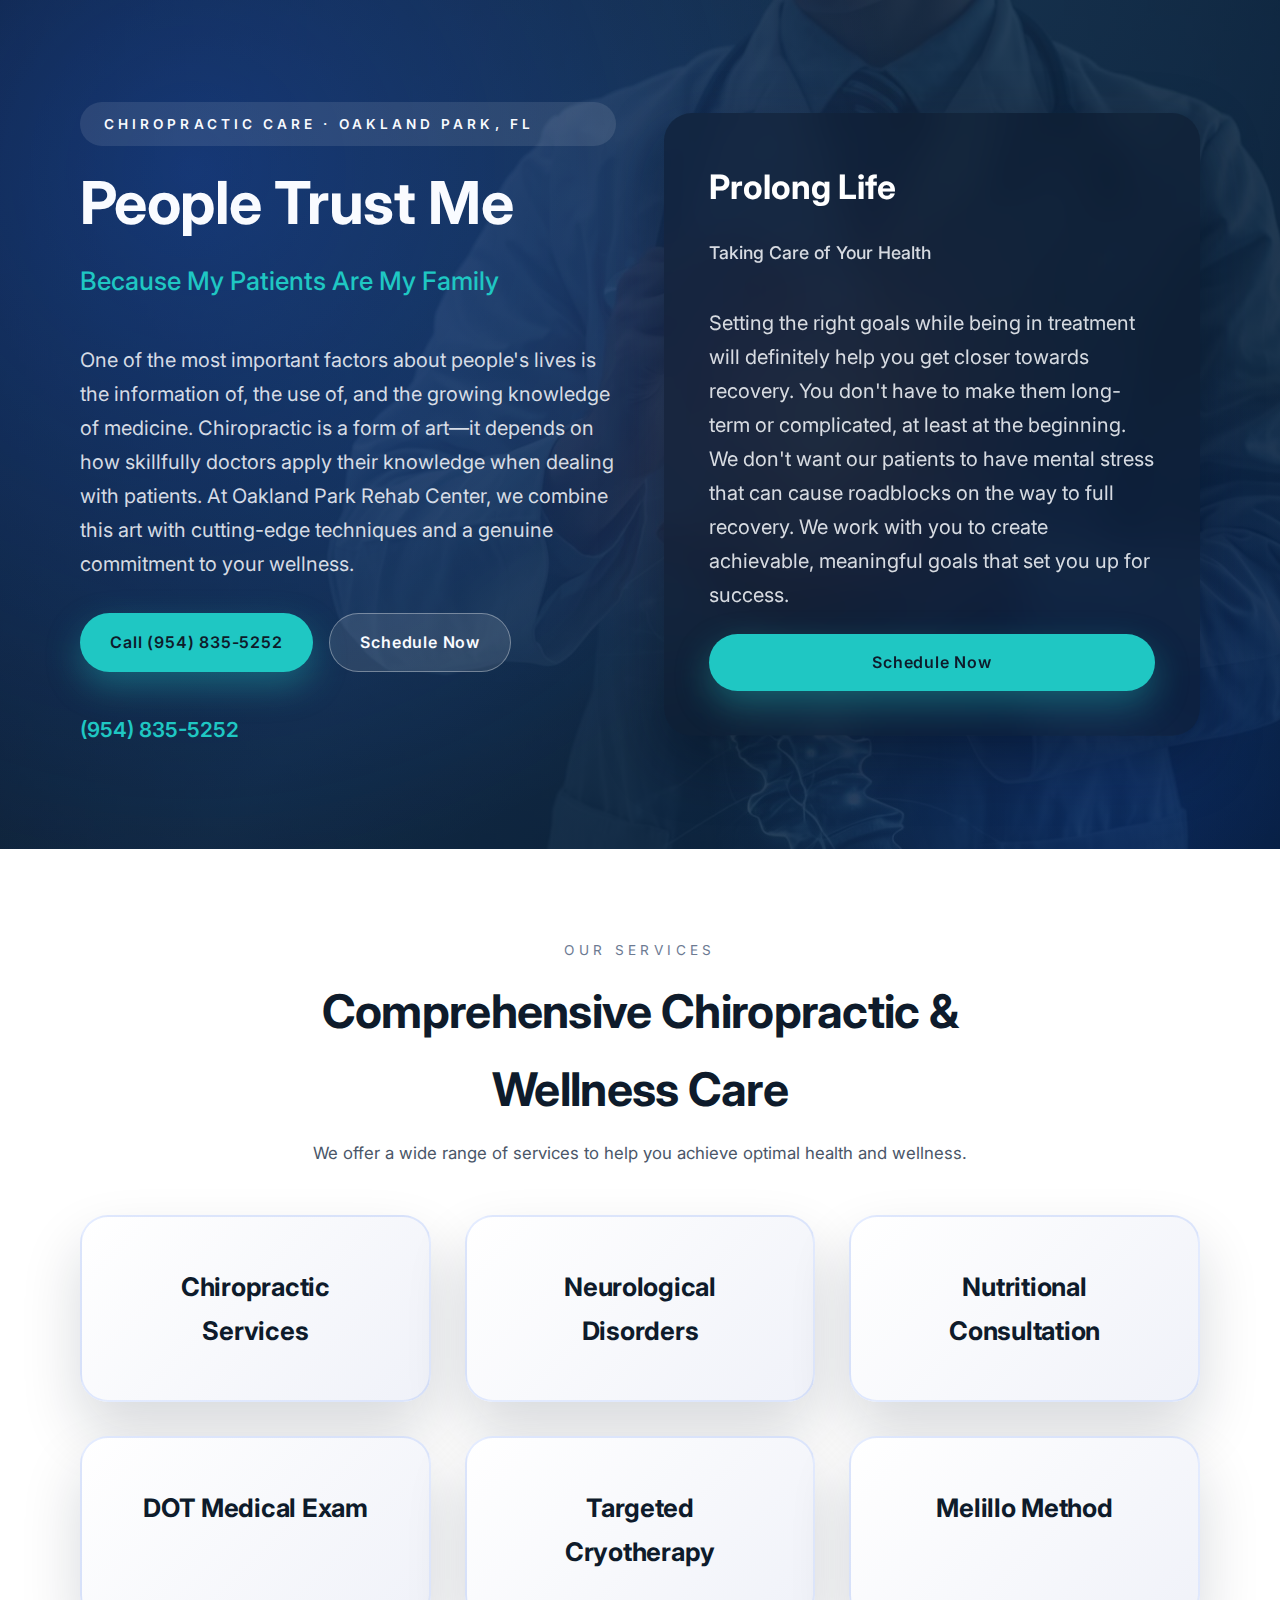
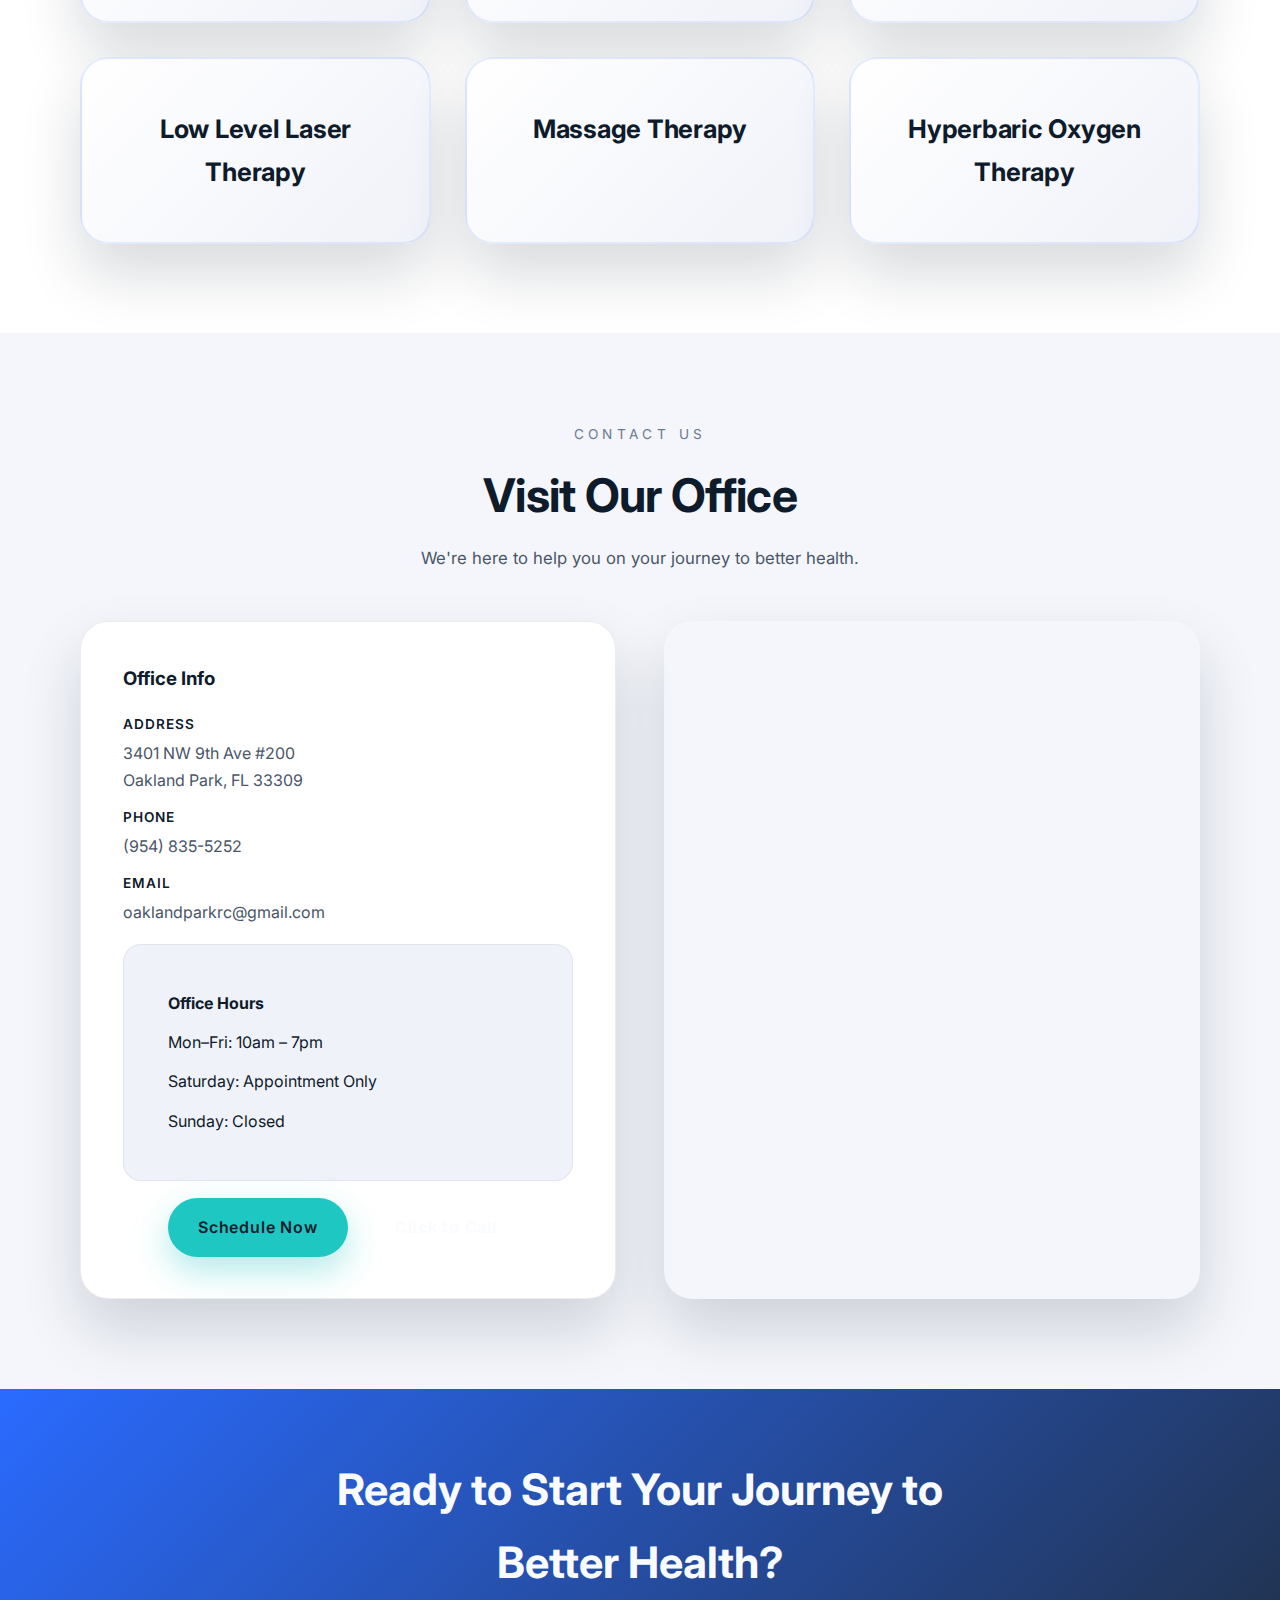
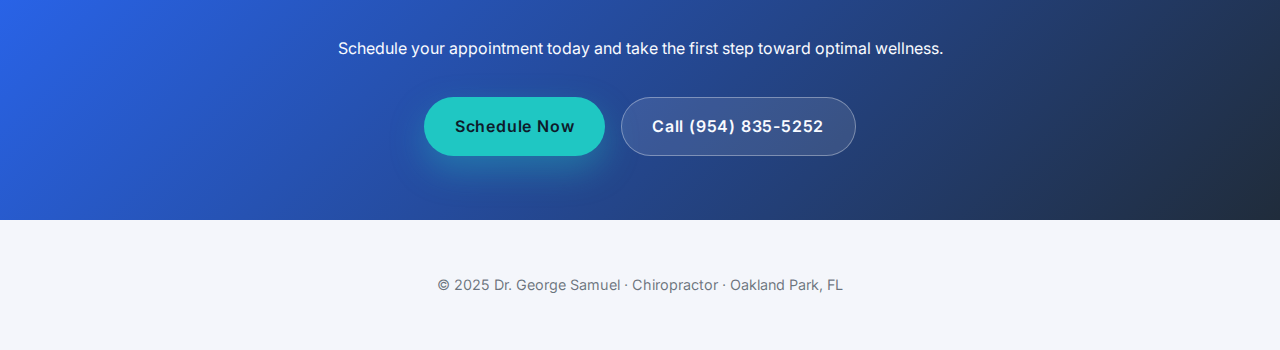
<file: index.html>
<!DOCTYPE html>
<html lang="en">
  <head>
    <meta charset="utf-8" />
    <meta name="viewport" content="width=device-width, initial-scale=1" />
    <title>Dr. George Samuel | Chiropractor | Oakland Park, FL</title>
    <link rel="preconnect" href="https://fonts.googleapis.com" />
    <link rel="preconnect" href="https://fonts.gstatic.com" crossorigin />
    <link
      href="https://fonts.googleapis.com/css2?family=Inter:wght@300;400;500;600;700&display=swap"
      rel="stylesheet"
    />
    <link rel="stylesheet" href="style.css" />
  </head>
  <body>
    <div class="page">
      <header class="hero">
        <div class="hero-image-wrapper">
          <img src="images/header-image.jpg" alt="Dr. George Samuel Chiropractic Care" class="hero-image" />
        </div>
        <div class="hero-grid">
          <div class="hero-text">
            <span class="hero-pill">Chiropractic Care · Oakland Park, FL</span>
            <h1>People Trust Me</h1>
            <p style="font-size: clamp(1.3rem, 2.8vw, 1.6rem); font-weight: 500; margin-bottom: 1rem; color: var(--callout);">
              Because My Patients Are My Family
            </p>
            <p>
              One of the most important factors about people's lives is the information of, the use of, and the growing knowledge of medicine. Chiropractic is a form of art—it depends on how skillfully doctors apply their knowledge when dealing with patients. At Oakland Park Rehab Center, we combine this art with cutting-edge techniques and a genuine commitment to your wellness.
            </p>
            <div class="hero-cta">
              <a class="cta primary" href="tel:+19548355252">Call (954) 835-5252</a>
              <a class="cta secondary" href="#schedule">Schedule Now</a>
            </div>
            <div style="margin-top: 1rem;">
              <a href="tel:+19548355252" class="phone-number">(954) 835-5252</a>
            </div>
          </div>
          <div class="hero-card">
            <h2>Prolong Life</h2>
            <p style="font-size: 1.1rem; margin-bottom: 1rem; font-weight: 500;">
              Taking Care of Your Health
            </p>
            <p>
              Setting the right goals while being in treatment will definitely help you get closer towards recovery. You don't have to make them long-term or complicated, at least at the beginning. We don't want our patients to have mental stress that can cause roadblocks on the way to full recovery. We work with you to create achievable, meaningful goals that set you up for success.
            </p>
            <a class="cta primary" href="#schedule">Schedule Now</a>
          </div>
        </div>
      </header>

      <main>
        <section class="section features">
          <div class="container">
            <div class="section-heading">
              <span class="eyebrow">Our Services</span>
              <h2>Comprehensive Chiropractic & Wellness Care</h2>
              <p>
                We offer a wide range of services to help you achieve optimal health and wellness.
              </p>
            </div>
            <div class="services-grid">
              <div class="service-card">
                <h3><a href="chiropractic-services.html">Chiropractic Services</a></h3>
              </div>
              <div class="service-card">
                <h3><a href="neurological-disorders.html">Neurological Disorders</a></h3>
              </div>
              <div class="service-card">
                <h3><a href="nutritional-consultation.html">Nutritional Consultation</a></h3>
              </div>
              <div class="service-card">
                <h3><a href="dot-medical-exam.html">DOT Medical Exam</a></h3>
              </div>
              <div class="service-card">
                <h3><a href="targeted-cryotherapy.html">Targeted Cryotherapy</a></h3>
              </div>
              <div class="service-card">
                <h3><a href="melillo-method.html">Melillo Method</a></h3>
              </div>
              <div class="service-card">
                <h3><a href="low-level-laser-therapy.html">Low Level Laser Therapy</a></h3>
              </div>
              <div class="service-card">
                <h3><a href="massage-therapy.html">Massage Therapy</a></h3>
              </div>
              <div class="service-card">
                <h3><a href="hyperbaric-oxygen-therapy.html">Hyperbaric Oxygen Therapy</a></h3>
              </div>
            </div>
          </div>
        </section>

        <section class="section" id="contact">
          <div class="container">
            <div class="section-heading">
              <span class="eyebrow">Contact Us</span>
              <h2>Visit Our Office</h2>
              <p>We're here to help you on your journey to better health.</p>
            </div>
            <div class="contact-grid">
              <div class="contact-details">
                <h3>Office Info</h3>
                <ul class="contact-list">
                  <li>
                    <span class="contact-label">Address</span>
                    <span class="contact-value"
                      >3401 NW 9th Ave #200<br />Oakland Park, FL 33309</span
                    >
                  </li>
                  <li>
                    <span class="contact-label">Phone</span>
                    <a class="contact-value" href="tel:+19548355252">(954) 835-5252</a>
                  </li>
                  <li>
                    <span class="contact-label">Email</span>
                    <a class="contact-value" href="mailto:oaklandparkrc@gmail.com">oaklandparkrc@gmail.com</a>
                  </li>
                </ul>
                <div class="card" style="gap: 0.75rem; box-shadow: none; border-radius: var(--radius-md); background: var(--surface-soft);">
                  <strong>Office Hours</strong>
                  <span>Mon–Fri: 10am – 7pm</span>
                  <span>Saturday: Appointment Only</span>
                  <span>Sunday: Closed</span>
                </div>
                <div class="cta-buttons">
                  <a class="cta primary" href="#schedule">Schedule Now</a>
                  <a class="cta secondary" href="tel:+19548355252">Click to Call</a>
                </div>
              </div>
              <div class="map-card">
                <iframe
                  title="Dr. George Samuel Chiropractic Location"
                  src="https://www.google.com/maps/embed?pb=!1m18!1m12!1m3!1d3587.564256423406!2d-80.160225!3d26.168877!2m3!1f0!2f0!3f0!3m2!1i1024!2i768!4f13.1!3m3!1m2!1s0x88d9079f40c56aed%3A0xa4ade6574a1a278!2s3401%20NW%209th%20Ave%20%23200%2C%20Oakland%20Park%2C%20FL%2033309!5e0!3m2!1sen!2sus!4v1700000000000"
                  allowfullscreen=""
                  loading="lazy"
                  referrerpolicy="no-referrer-when-downgrade"
                ></iframe>
              </div>
            </div>
          </div>
        </section>
      </main>

      <section class="cta-bar" id="schedule">
        <div class="cta-bar-inner">
          <h2>Ready to Start Your Journey to Better Health?</h2>
          <p>Schedule your appointment today and take the first step toward optimal wellness.</p>
          <div class="cta-buttons">
            <a class="cta primary" href="tel:+19548355252">Schedule Now</a>
            <a class="cta secondary" href="tel:+19548355252">Call (954) 835-5252</a>
          </div>
        </div>
      </section>

      <footer class="footer">
        <p>© 2025 Dr. George Samuel · Chiropractor · Oakland Park, FL</p>
      </footer>
    </div>
  </body>
</html>
</file>
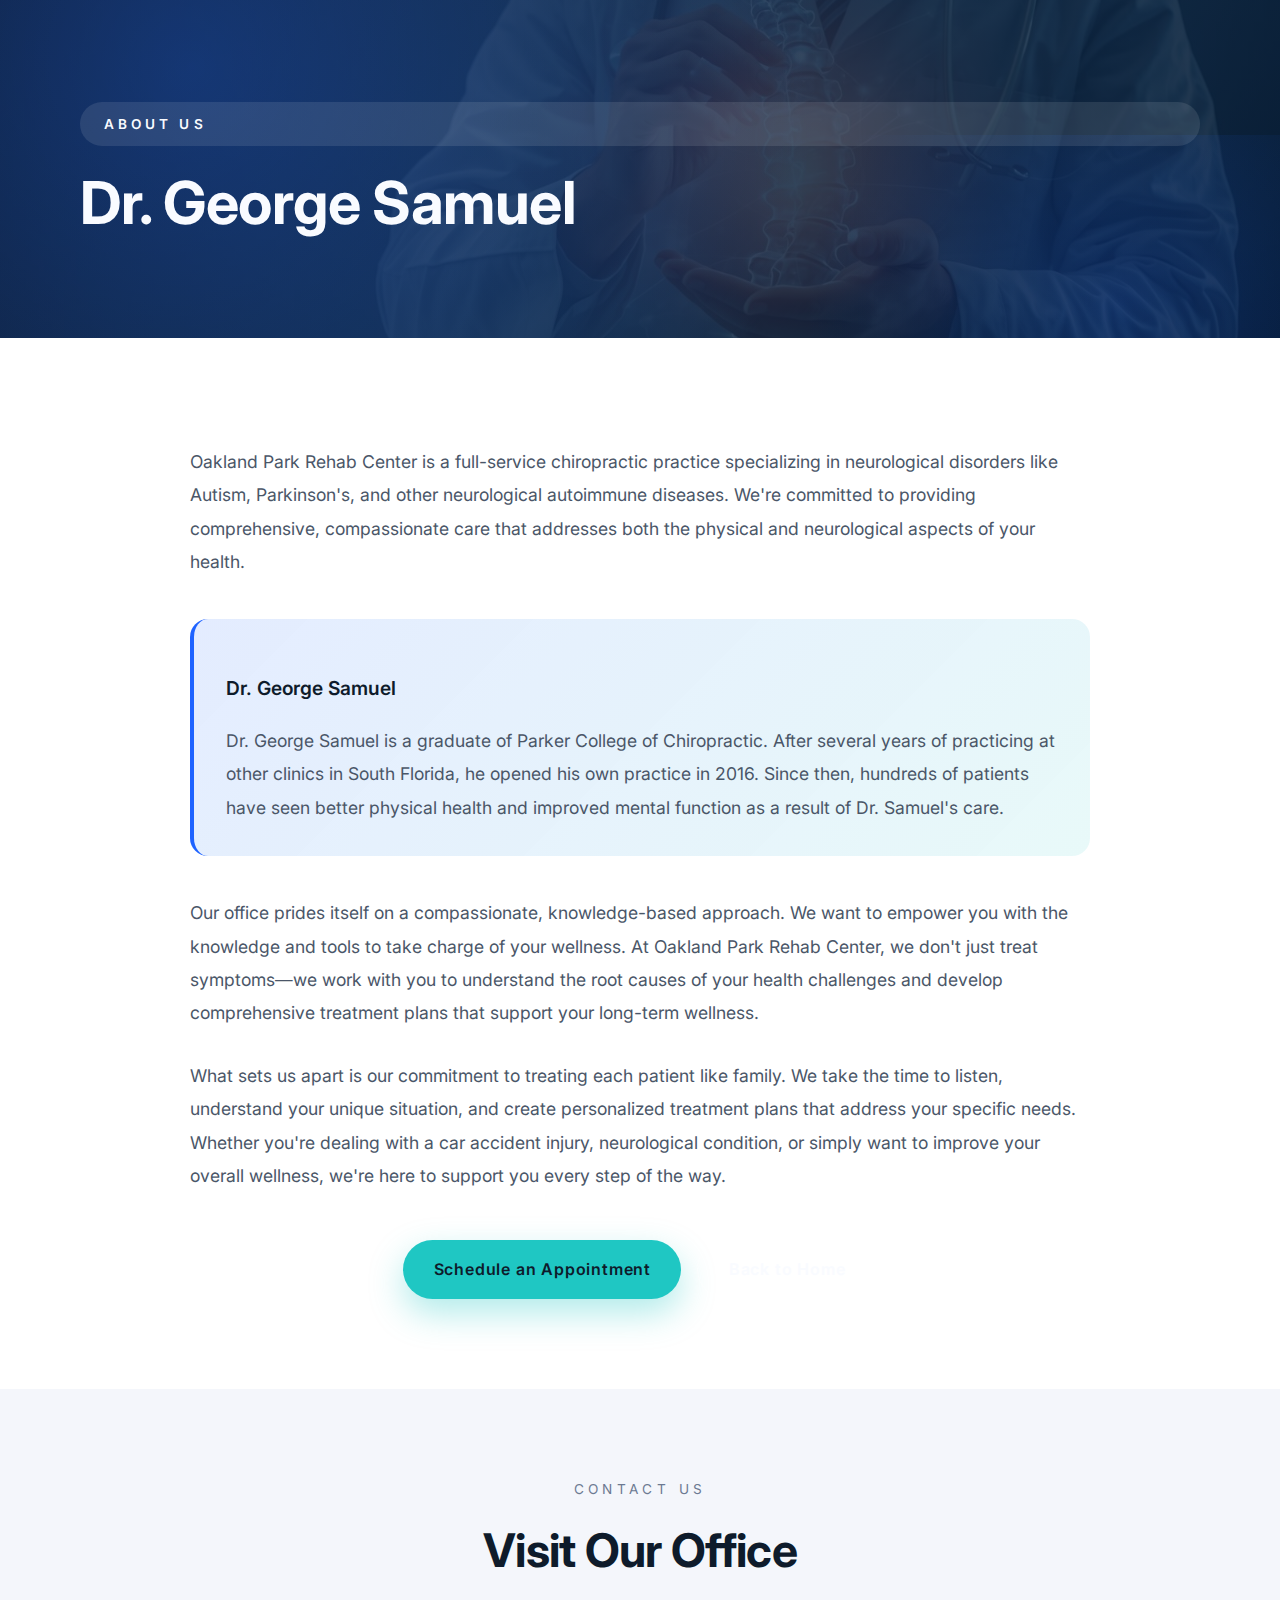
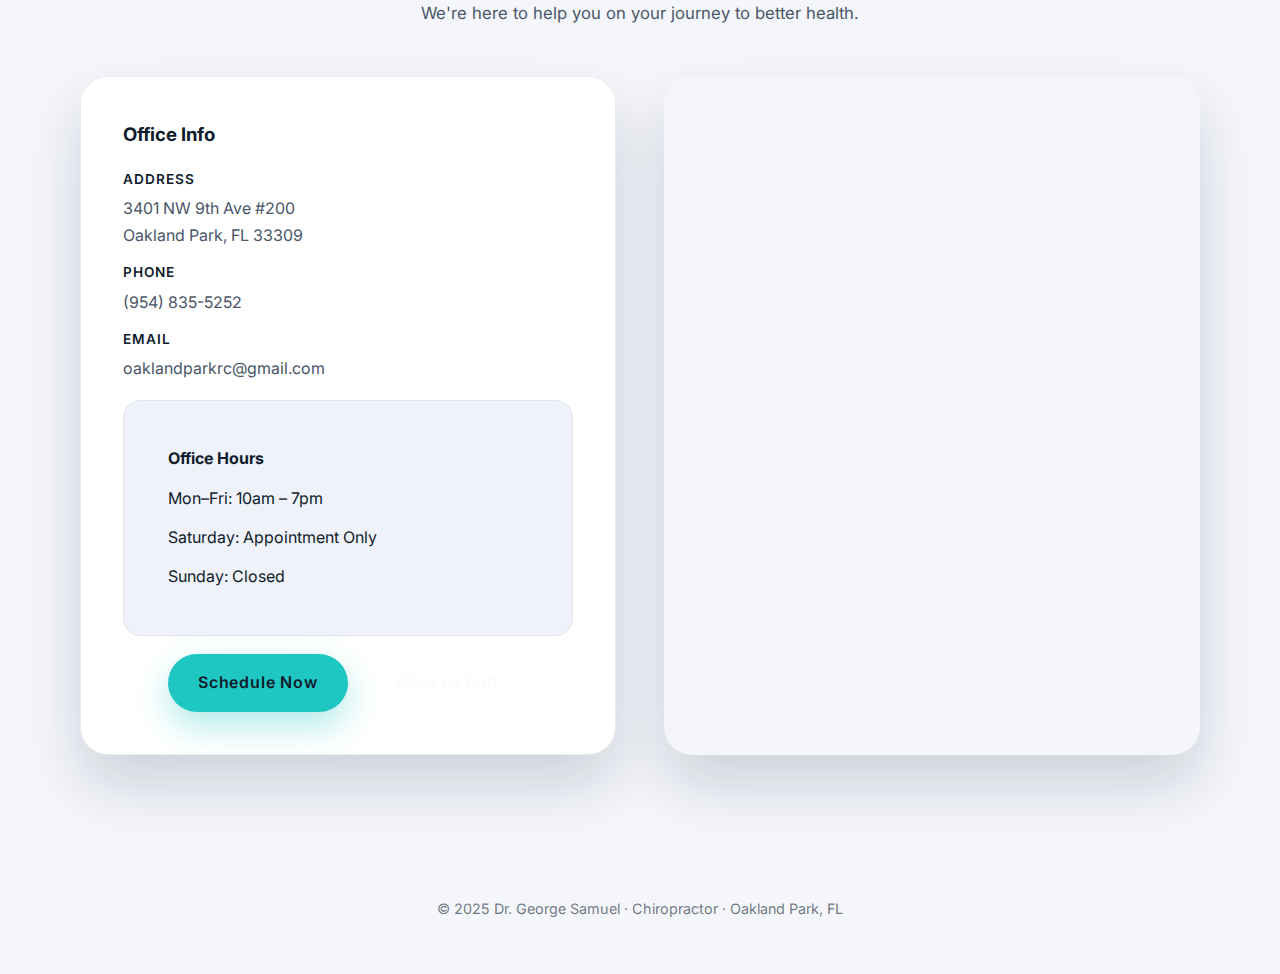
<file: about.html>
<!DOCTYPE html>
<html lang="en">
  <head>
    <meta charset="utf-8" />
    <meta name="viewport" content="width=device-width, initial-scale=1" />
    <title>About Dr. George Samuel | Chiropractor | Oakland Park, FL</title>
    <link rel="preconnect" href="https://fonts.googleapis.com" />
    <link rel="preconnect" href="https://fonts.gstatic.com" crossorigin />
    <link
      href="https://fonts.googleapis.com/css2?family=Inter:wght@300;400;500;600;700&display=swap"
      rel="stylesheet"
    />
    <link rel="stylesheet" href="style.css" />
  </head>
  <body>
    <div class="page">
      <header class="hero">
        <div class="hero-image-wrapper">
          <img src="images/header-image.jpg" alt="Dr. George Samuel Chiropractic Care" class="hero-image" />
        </div>
        <div class="hero-grid">
          <div class="hero-text">
            <span class="hero-pill">About Us</span>
            <h1>Dr. George Samuel</h1>
          </div>
        </div>
      </header>

      <main>
        <section class="section content-section">
          <div class="container">
            <p>
              Oakland Park Rehab Center is a full-service chiropractic practice specializing in neurological disorders like Autism, Parkinson's, and other neurological autoimmune diseases. We're committed to providing comprehensive, compassionate care that addresses both the physical and neurological aspects of your health.
            </p>
            
            <div class="highlight-box">
              <p style="font-size: 1.2rem; font-weight: 600; color: var(--ink); margin-bottom: 1rem;">
                Dr. George Samuel
              </p>
              <p>
                Dr. George Samuel is a graduate of Parker College of Chiropractic. After several years of practicing at other clinics in South Florida, he opened his own practice in 2016. Since then, hundreds of patients have seen better physical health and improved mental function as a result of Dr. Samuel's care.
              </p>
            </div>

            <p>
              Our office prides itself on a compassionate, knowledge-based approach. We want to empower you with the knowledge and tools to take charge of your wellness. At Oakland Park Rehab Center, we don't just treat symptoms—we work with you to understand the root causes of your health challenges and develop comprehensive treatment plans that support your long-term wellness.
            </p>

            <p>
              What sets us apart is our commitment to treating each patient like family. We take the time to listen, understand your unique situation, and create personalized treatment plans that address your specific needs. Whether you're dealing with a car accident injury, neurological condition, or simply want to improve your overall wellness, we're here to support you every step of the way.
            </p>
            
            <div class="cta-buttons" style="margin-top: 3rem;">
              <a class="cta primary" href="tel:+19548355252">Schedule an Appointment</a>
              <a class="cta secondary" href="index.html">Back to Home</a>
            </div>
          </div>
        </section>

        <section class="section" id="contact">
          <div class="container">
            <div class="section-heading">
              <span class="eyebrow">Contact Us</span>
              <h2>Visit Our Office</h2>
              <p>We're here to help you on your journey to better health.</p>
            </div>
            <div class="contact-grid">
              <div class="contact-details">
                <h3>Office Info</h3>
                <ul class="contact-list">
                  <li>
                    <span class="contact-label">Address</span>
                    <span class="contact-value"
                      >3401 NW 9th Ave #200<br />Oakland Park, FL 33309</span
                    >
                  </li>
                  <li>
                    <span class="contact-label">Phone</span>
                    <a class="contact-value" href="tel:+19548355252">(954) 835-5252</a>
                  </li>
                  <li>
                    <span class="contact-label">Email</span>
                    <a class="contact-value" href="mailto:oaklandparkrc@gmail.com">oaklandparkrc@gmail.com</a>
                  </li>
                </ul>
                <div class="card" style="gap: 0.75rem; box-shadow: none; border-radius: var(--radius-md); background: var(--surface-soft);">
                  <strong>Office Hours</strong>
                  <span>Mon–Fri: 10am – 7pm</span>
                  <span>Saturday: Appointment Only</span>
                  <span>Sunday: Closed</span>
                </div>
                <div class="cta-buttons">
                  <a class="cta primary" href="tel:+19548355252">Schedule Now</a>
                  <a class="cta secondary" href="tel:+19548355252">Click to Call</a>
                </div>
              </div>
              <div class="map-card">
                <iframe
                  title="Dr. George Samuel Chiropractic Location"
                  src="https://www.google.com/maps/embed?pb=!1m18!1m12!1m3!1d3587.564256423406!2d-80.160225!3d26.168877!2m3!1f0!2f0!3f0!3m2!1i1024!2i768!4f13.1!3m3!1m2!1s0x88d9079f40c56aed%3A0xa4ade6574a1a278!2s3401%20NW%209th%20Ave%20%23200%2C%20Oakland%20Park%2C%20FL%2033309!5e0!3m2!1sen!2sus!4v1700000000000"
                  allowfullscreen=""
                  loading="lazy"
                  referrerpolicy="no-referrer-when-downgrade"
                ></iframe>
              </div>
            </div>
          </div>
        </section>
      </main>

      <footer class="footer">
        <p>© 2025 Dr. George Samuel · Chiropractor · Oakland Park, FL</p>
      </footer>
    </div>
  </body>
</html>
</file>
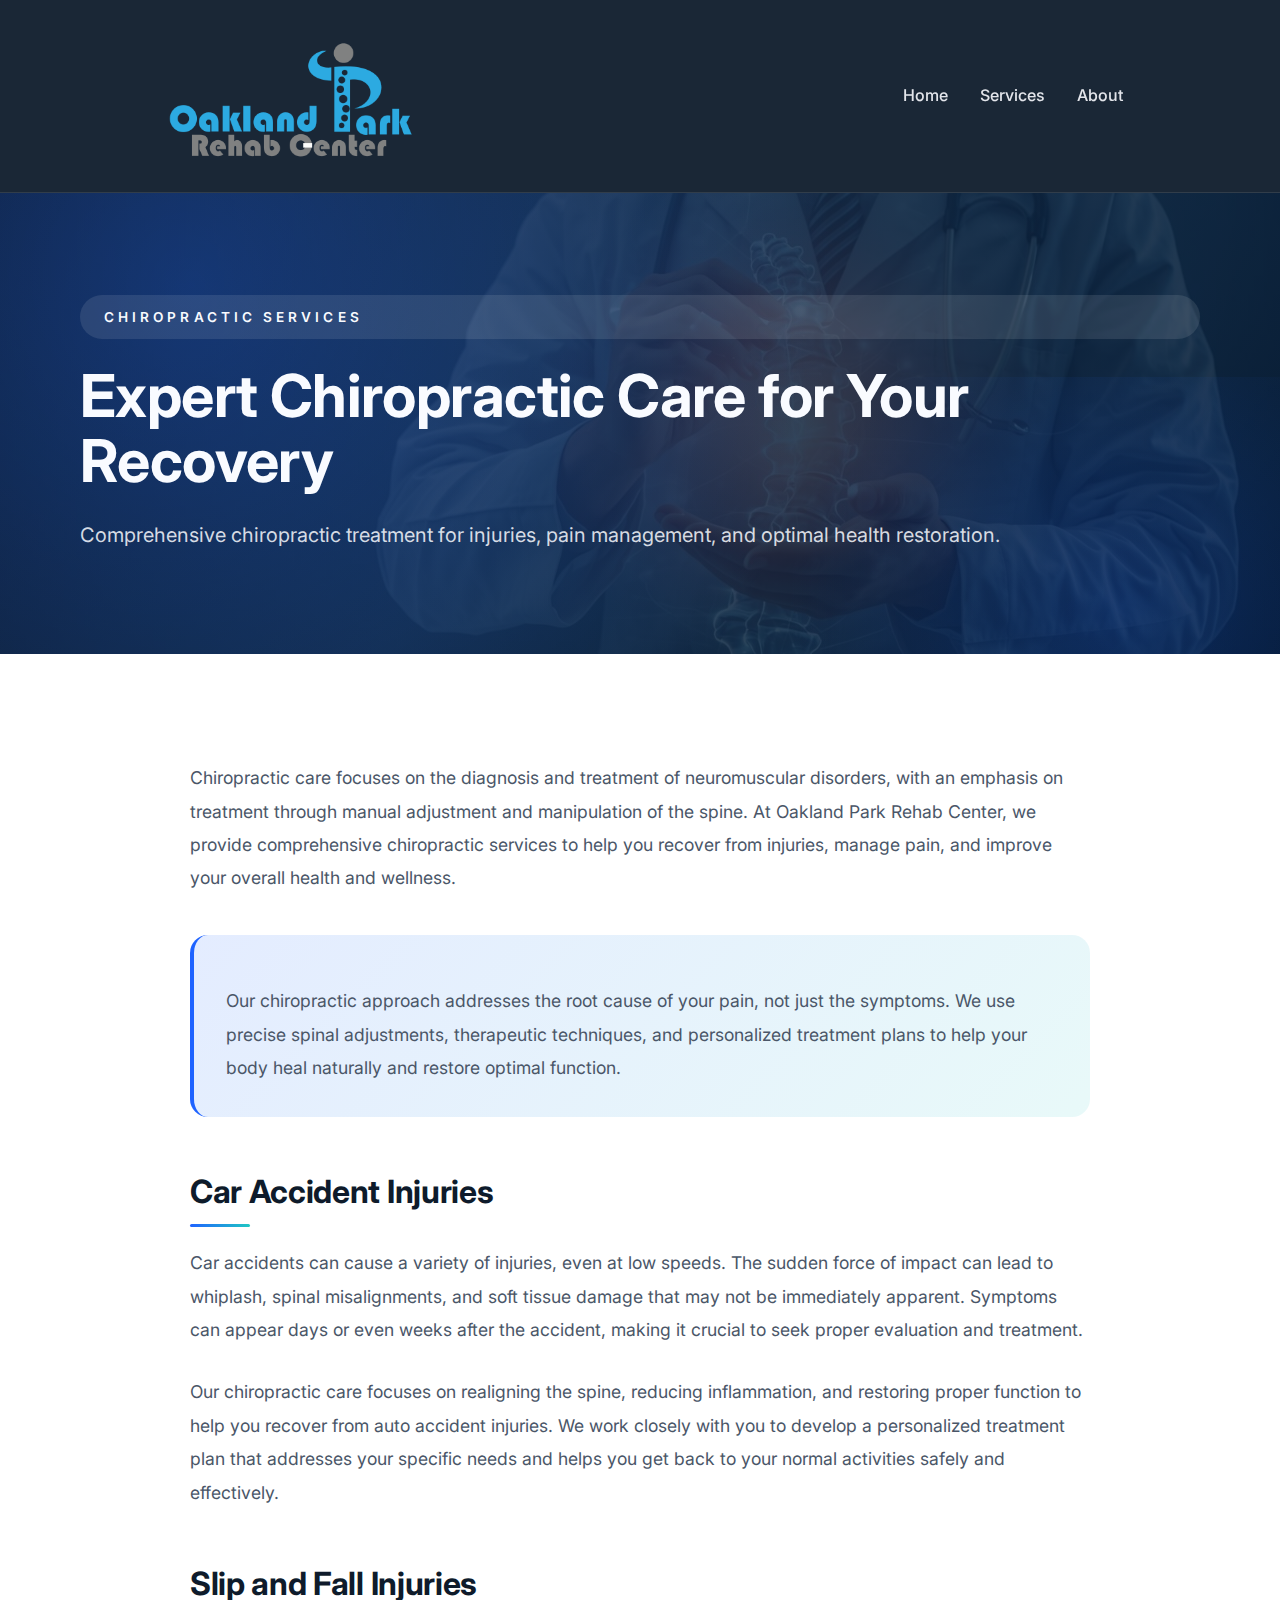
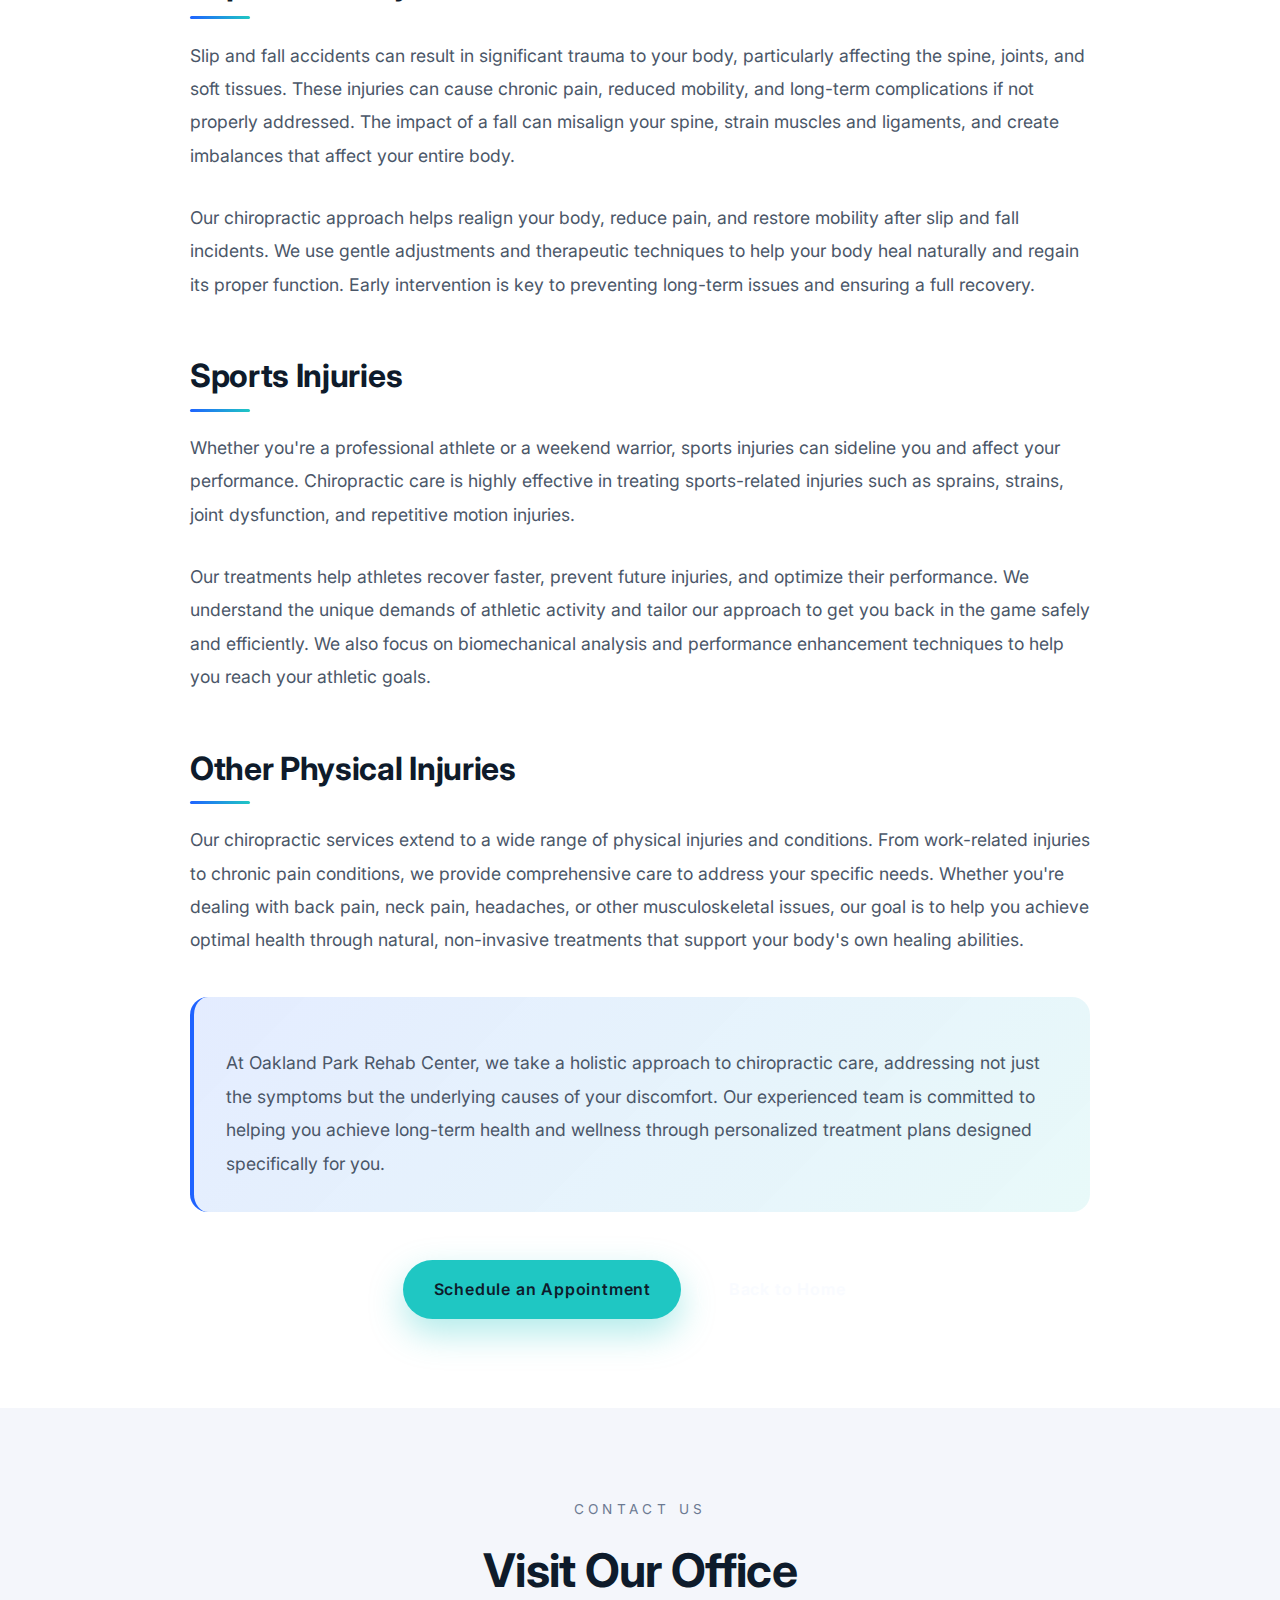
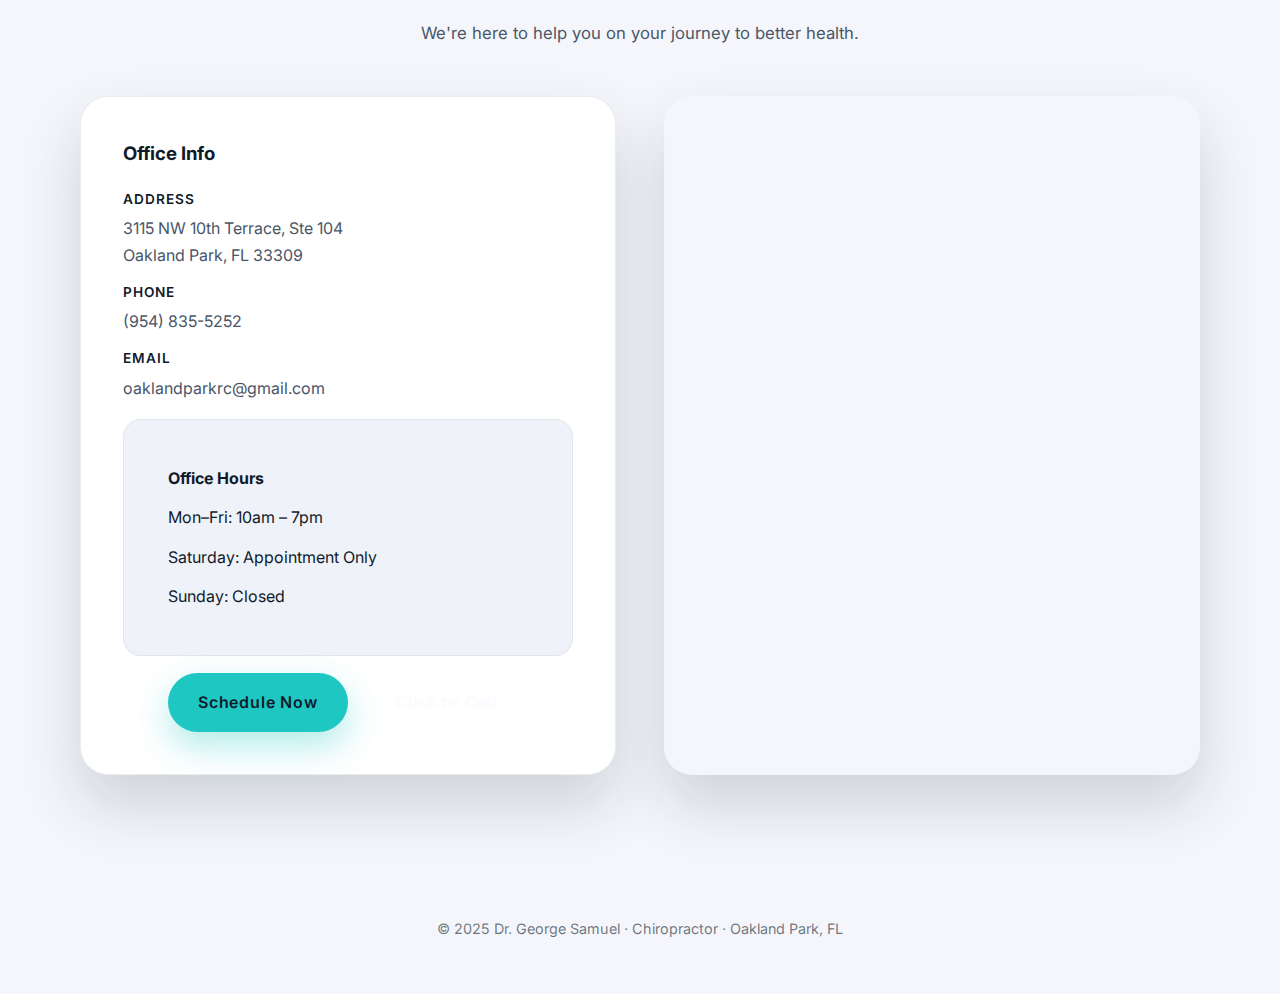
<file: chiropractic-services.html>
<!DOCTYPE html>
<html lang="en">
  <head>
    <meta charset="utf-8" />
    <meta name="viewport" content="width=device-width, initial-scale=1" />
    <title>Chiropractic Services | Dr. George Samuel | Oakland Park, FL</title>
    <link rel="preconnect" href="https://fonts.googleapis.com" />
    <link rel="preconnect" href="https://fonts.gstatic.com" crossorigin />
    <link
      href="https://fonts.googleapis.com/css2?family=Inter:wght@300;400;500;600;700&display=swap"
      rel="stylesheet"
    />
    <link rel="stylesheet" href="style.css" />
  </head>
  <body>
    <div class="page">
      <nav class="main-nav">
        <div class="nav-container">
          <a href="index.html" class="nav-logo"><img src="images/logo/logo.png" alt="Dr. George Samuel" /></a>
          <ul class="nav-menu">
            <li><a href="index.html">Home</a></li>
            <li><a href="index.html#services">Services</a></li>
            <li><a href="about.html">About</a></li>
          </ul>
        </div>
      </nav>
      <header class="hero">
        <div class="hero-image-wrapper">
          <img src="images/header-image.jpg" alt="Dr. George Samuel Chiropractic Care" class="hero-image" />
        </div>
        <div class="hero-grid">
          <div class="hero-text">
            <span class="hero-pill">Chiropractic Services</span>
            <h1>Expert Chiropractic Care for Your Recovery</h1>
            <p>
              Comprehensive chiropractic treatment for injuries, pain management, and optimal health restoration.
            </p>
          </div>
        </div>
      </header>

      <main>
        <section class="section content-section">
          <div class="container">
            <p>
              Chiropractic care focuses on the diagnosis and treatment of neuromuscular disorders, with an emphasis on treatment through manual adjustment and manipulation of the spine. At Oakland Park Rehab Center, we provide comprehensive chiropractic services to help you recover from injuries, manage pain, and improve your overall health and wellness.
            </p>

            <div class="highlight-box">
              <p>
                Our chiropractic approach addresses the root cause of your pain, not just the symptoms. We use precise spinal adjustments, therapeutic techniques, and personalized treatment plans to help your body heal naturally and restore optimal function.
              </p>
            </div>

            <h3>Car Accident Injuries</h3>
            <p>
              Car accidents can cause a variety of injuries, even at low speeds. The sudden force of impact can lead to whiplash, spinal misalignments, and soft tissue damage that may not be immediately apparent. Symptoms can appear days or even weeks after the accident, making it crucial to seek proper evaluation and treatment.
            </p>
            <p>
              Our chiropractic care focuses on realigning the spine, reducing inflammation, and restoring proper function to help you recover from auto accident injuries. We work closely with you to develop a personalized treatment plan that addresses your specific needs and helps you get back to your normal activities safely and effectively.
            </p>

            <h3>Slip and Fall Injuries</h3>
            <p>
              Slip and fall accidents can result in significant trauma to your body, particularly affecting the spine, joints, and soft tissues. These injuries can cause chronic pain, reduced mobility, and long-term complications if not properly addressed. The impact of a fall can misalign your spine, strain muscles and ligaments, and create imbalances that affect your entire body.
            </p>
            <p>
              Our chiropractic approach helps realign your body, reduce pain, and restore mobility after slip and fall incidents. We use gentle adjustments and therapeutic techniques to help your body heal naturally and regain its proper function. Early intervention is key to preventing long-term issues and ensuring a full recovery.
            </p>

            <h3>Sports Injuries</h3>
            <p>
              Whether you're a professional athlete or a weekend warrior, sports injuries can sideline you and affect your performance. Chiropractic care is highly effective in treating sports-related injuries such as sprains, strains, joint dysfunction, and repetitive motion injuries.
            </p>
            <p>
              Our treatments help athletes recover faster, prevent future injuries, and optimize their performance. We understand the unique demands of athletic activity and tailor our approach to get you back in the game safely and efficiently. We also focus on biomechanical analysis and performance enhancement techniques to help you reach your athletic goals.
            </p>

            <h3>Other Physical Injuries</h3>
            <p>
              Our chiropractic services extend to a wide range of physical injuries and conditions. From work-related injuries to chronic pain conditions, we provide comprehensive care to address your specific needs. Whether you're dealing with back pain, neck pain, headaches, or other musculoskeletal issues, our goal is to help you achieve optimal health through natural, non-invasive treatments that support your body's own healing abilities.
            </p>

            <div class="highlight-box">
              <p>
                At Oakland Park Rehab Center, we take a holistic approach to chiropractic care, addressing not just the symptoms but the underlying causes of your discomfort. Our experienced team is committed to helping you achieve long-term health and wellness through personalized treatment plans designed specifically for you.
              </p>
            </div>

            <div class="cta-buttons" style="margin-top: 3rem;">
              <a class="cta primary" href="tel:+19548355252">Schedule an Appointment</a>
              <a class="cta secondary" href="index.html">Back to Home</a>
            </div>
          </div>
        </section>

        <section class="section" id="contact">
          <div class="container">
            <div class="section-heading">
              <span class="eyebrow">Contact Us</span>
              <h2>Visit Our Office</h2>
              <p>We're here to help you on your journey to better health.</p>
            </div>
            <div class="contact-grid">
              <div class="contact-details">
                <h3>Office Info</h3>
                <ul class="contact-list">
                  <li>
                    <span class="contact-label">Address</span>
                    <span class="contact-value"
                      >3115 NW 10th Terrace, Ste 104<br />Oakland Park, FL 33309</span
                    >
                  </li>
                  <li>
                    <span class="contact-label">Phone</span>
                    <a class="contact-value" href="tel:+19548355252">(954) 835-5252</a>
                  </li>
                  <li>
                    <span class="contact-label">Email</span>
                    <a class="contact-value" href="mailto:oaklandparkrc@gmail.com">oaklandparkrc@gmail.com</a>
                  </li>
                </ul>
                <div class="card" style="gap: 0.75rem; box-shadow: none; border-radius: var(--radius-md); background: var(--surface-soft);">
                  <strong>Office Hours</strong>
                  <span>Mon–Fri: 10am – 7pm</span>
                  <span>Saturday: Appointment Only</span>
                  <span>Sunday: Closed</span>
                </div>
                <div class="cta-buttons">
                  <a class="cta primary" href="tel:+19548355252">Schedule Now</a>
                  <a class="cta secondary" href="tel:+19548355252">Click to Call</a>
                </div>
              </div>
              <div class="map-card">
                <iframe
                  title="Dr. George Samuel Chiropractic Location"
                  src="https://www.google.com/maps/embed?pb=!1m18!1m12!1m3!1d3587.564256423406!2d-80.160225!3d26.168877!2m3!1f0!2f0!3f0!3m2!1i1024!2i768!4f13.1!3m3!1m2!1s0x88d9079f40c56aed%3A0xa4ade6574a1a278!2s3115%20NW%2010th%20Terrace%20%23104%2C%20Oakland%20Park%2C%20FL%2033309!5e0!3m2!1sen!2sus!4v1700000000000"
                  allowfullscreen=""
                  loading="lazy"
                  referrerpolicy="no-referrer-when-downgrade"
                ></iframe>
              </div>
            </div>
          </div>
        </section>
      </main>

      <footer class="footer">
        <p>© 2025 Dr. George Samuel · Chiropractor · Oakland Park, FL</p>
      </footer>
    </div>
  </body>
</html>
</file>
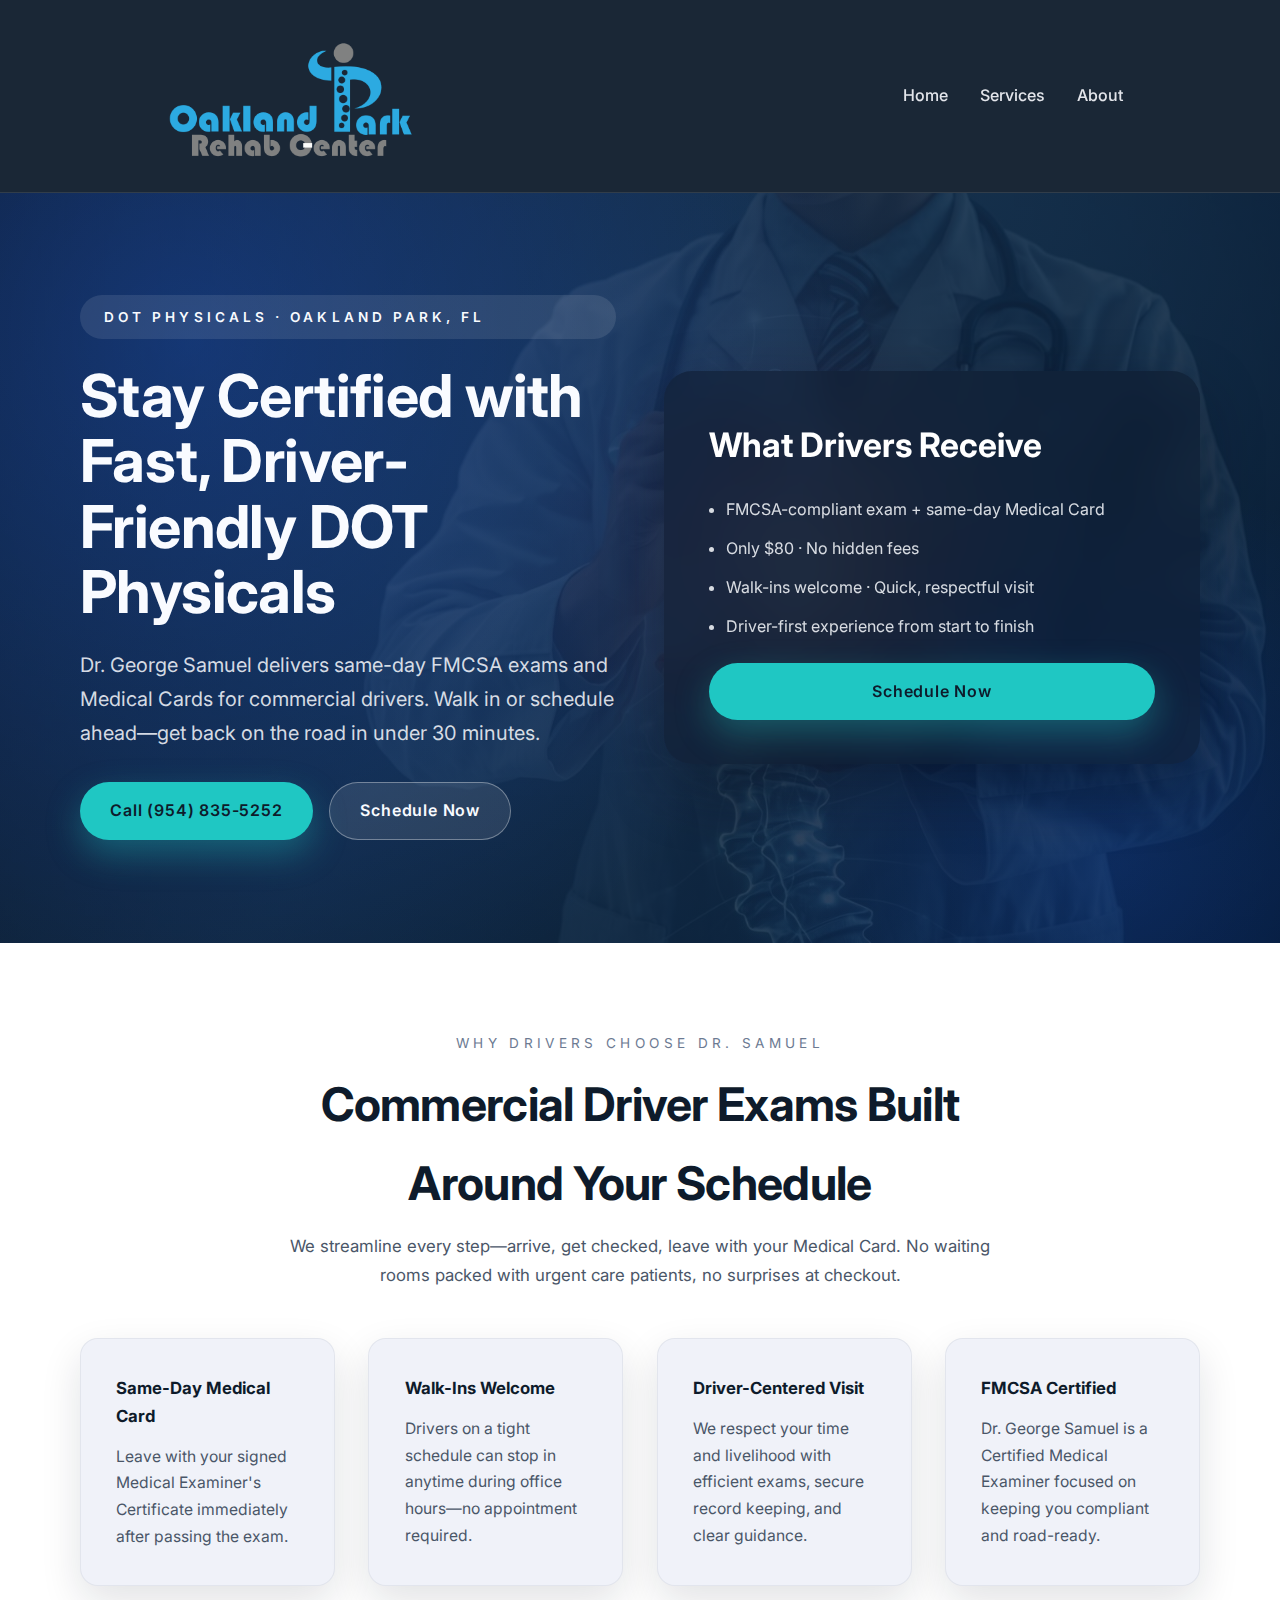
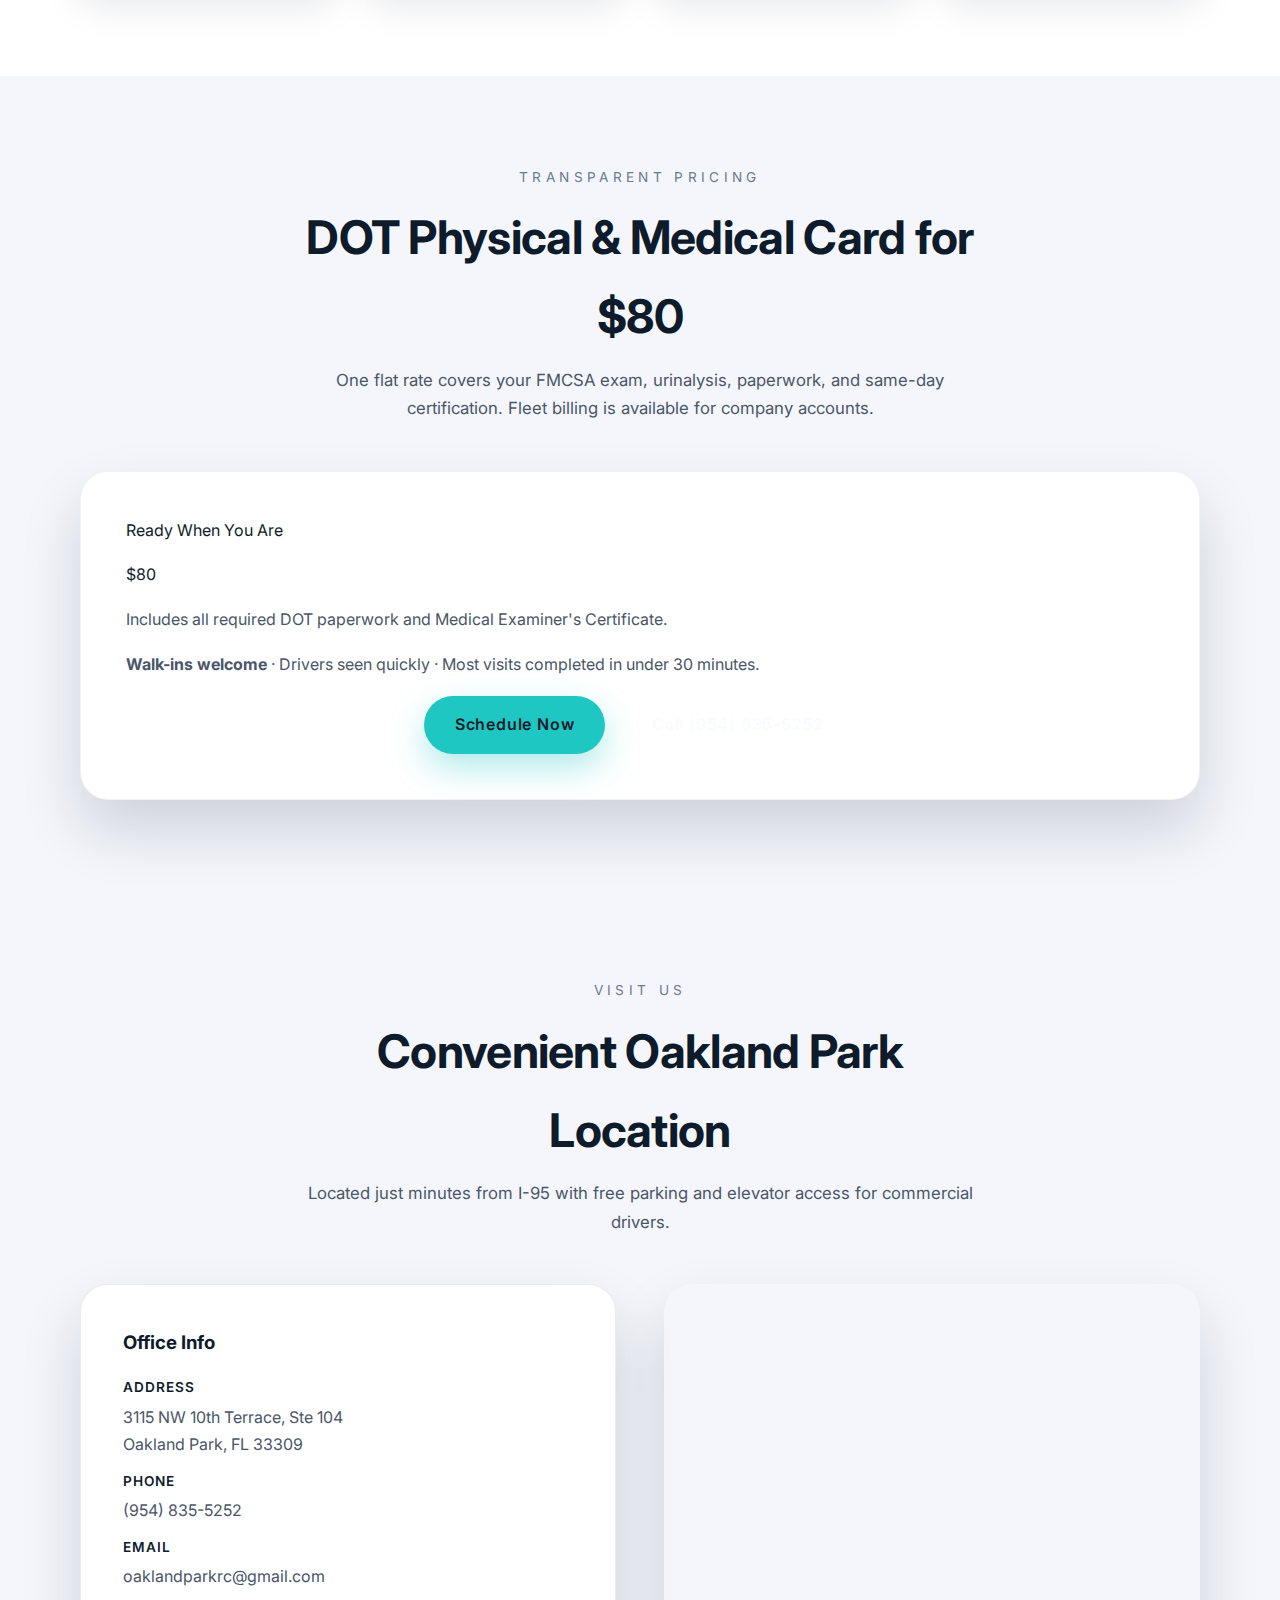
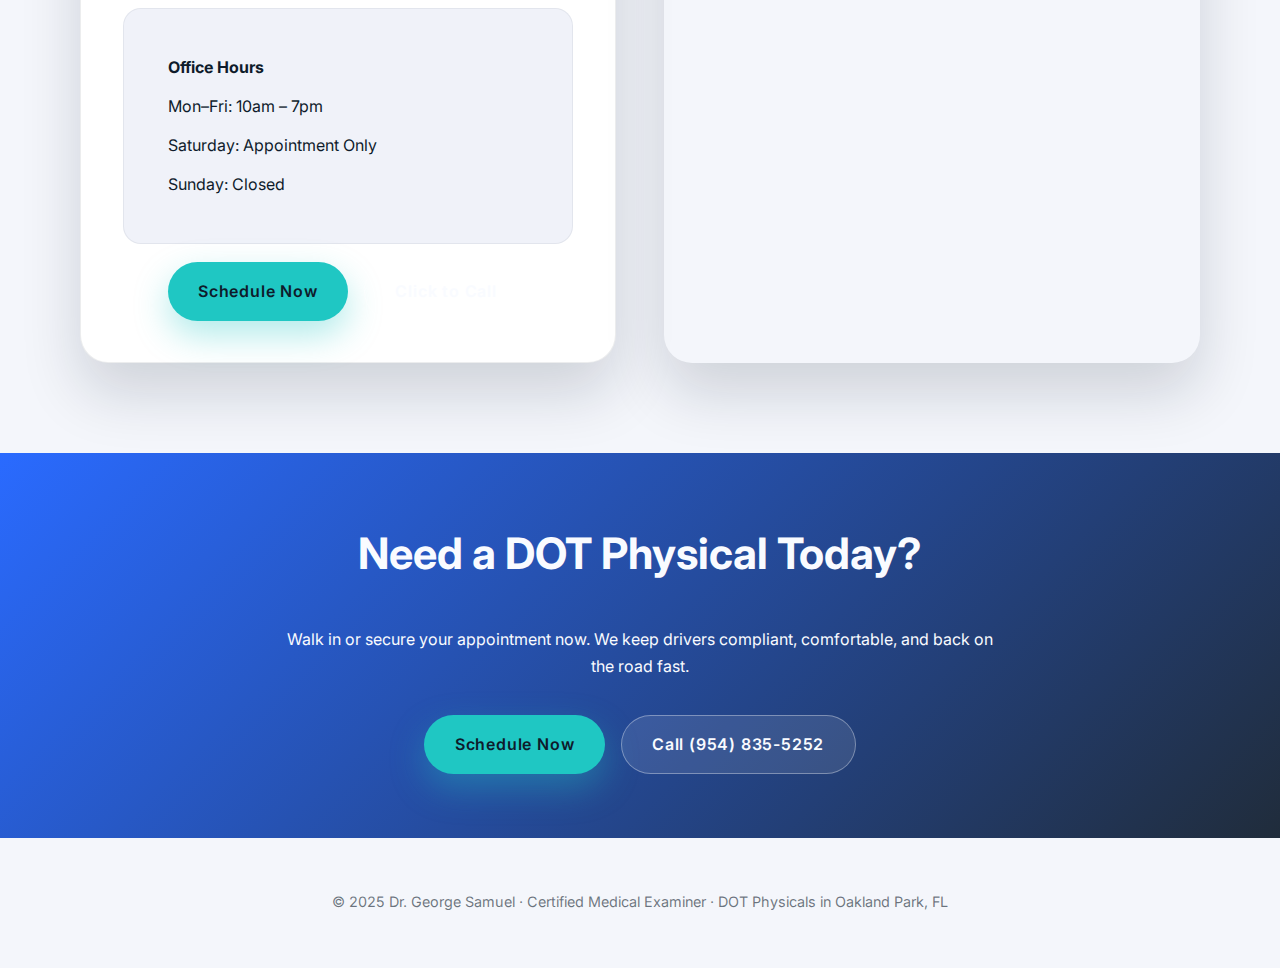
<file: dot-medical-exam.html>
<!DOCTYPE html>
<html lang="en">
  <head>
    <meta charset="utf-8" />
    <meta name="viewport" content="width=device-width, initial-scale=1" />
    <title>DOT Physicals with Dr. George Samuel | Oakland Park, FL</title>
    <link rel="preconnect" href="https://fonts.googleapis.com" />
    <link rel="preconnect" href="https://fonts.gstatic.com" crossorigin />
    <link
      href="https://fonts.googleapis.com/css2?family=Inter:wght@300;400;500;600;700&display=swap"
      rel="stylesheet"
    />
    <link rel="stylesheet" href="style.css" />
  </head>
  <body>
    <div class="page">
      <nav class="main-nav">
        <div class="nav-container">
          <a href="index.html" class="nav-logo"><img src="images/logo/logo.png" alt="Dr. George Samuel" /></a>
          <ul class="nav-menu">
            <li><a href="index.html">Home</a></li>
            <li><a href="index.html#services">Services</a></li>
            <li><a href="about.html">About</a></li>
          </ul>
        </div>
      </nav>
      <header class="hero">
        <div class="hero-image-wrapper">
          <img src="images/header-image.jpg" alt="Dr. George Samuel Chiropractic Care" class="hero-image" />
        </div>
        <div class="hero-grid">
          <div class="hero-text">
            <span class="hero-pill">DOT Physicals · Oakland Park, FL</span>
            <h1>Stay Certified with Fast, Driver-Friendly DOT Physicals</h1>
            <p>
              Dr. George Samuel delivers same-day FMCSA exams and Medical Cards for commercial drivers. Walk in or
              schedule ahead—get back on the road in under 30 minutes.
            </p>
            <div class="hero-cta">
              <a class="cta primary" href="tel:+19548355252">Call (954) 835-5252</a>
              <a class="cta secondary" href="#schedule">Schedule Now</a>
            </div>
          </div>
          <div class="hero-card">
            <h2>What Drivers Receive</h2>
            <ul>
              <li>FMCSA-compliant exam + same-day Medical Card</li>
              <li>Only $80 · No hidden fees</li>
              <li>Walk-ins welcome · Quick, respectful visit</li>
              <li>Driver-first experience from start to finish</li>
            </ul>
            <a class="cta primary" href="#schedule">Schedule Now</a>
          </div>
        </div>
      </header>

      <main>
        <section class="section features">
          <div class="container">
            <div class="section-heading">
              <span class="eyebrow">Why Drivers Choose Dr. Samuel</span>
              <h2>Commercial Driver Exams Built Around Your Schedule</h2>
              <p>
                We streamline every step—arrive, get checked, leave with your Medical Card. No waiting rooms packed with
                urgent care patients, no surprises at checkout.
              </p>
            </div>
            <div class="feature-grid">
              <div class="feature-card">
                <strong>Same-Day Medical Card</strong>
                <span>Leave with your signed Medical Examiner's Certificate immediately after passing the exam.</span>
              </div>
              <div class="feature-card">
                <strong>Walk-Ins Welcome</strong>
                <span>Drivers on a tight schedule can stop in anytime during office hours—no appointment required.</span>
              </div>
              <div class="feature-card">
                <strong>Driver-Centered Visit</strong>
                <span>We respect your time and livelihood with efficient exams, secure record keeping, and clear guidance.</span>
              </div>
              <div class="feature-card">
                <strong>FMCSA Certified</strong>
                <span>Dr. George Samuel is a Certified Medical Examiner focused on keeping you compliant and road-ready.</span>
              </div>
            </div>
          </div>
        </section>

        <section id="schedule" class="section pricing">
          <div class="container">
            <div class="section-heading">
              <span class="eyebrow">Transparent Pricing</span>
              <h2>DOT Physical &amp; Medical Card for $80</h2>
              <p>
                One flat rate covers your FMCSA exam, urinalysis, paperwork, and same-day certification. Fleet billing is
                available for company accounts.
              </p>
            </div>
            <div class="card pricing-card">
              <div class="badge">Ready When You Are</div>
              <div class="price">
                <span>$80</span>
              </div>
              <p>Includes all required DOT paperwork and Medical Examiner's Certificate.</p>
              <p><strong>Walk-ins welcome</strong> · Drivers seen quickly · Most visits completed in under 30 minutes.</p>
              <div class="cta-buttons">
                <a class="cta primary" href="https://calendly.com/placeholder-dot-physical" target="_blank" rel="noopener"
                  >Schedule Now</a
                >
                <a class="cta secondary" href="tel:+19548355252">Call (954) 835-5252</a>
              </div>
            </div>
          </div>
        </section>

        <section class="section">
          <div class="container">
            <div class="section-heading">
              <span class="eyebrow">Visit Us</span>
              <h2>Convenient Oakland Park Location</h2>
              <p>Located just minutes from I-95 with free parking and elevator access for commercial drivers.</p>
            </div>
            <div class="contact-grid">
              <div class="contact-details">
                <h3>Office Info</h3>
                <ul class="contact-list">
                  <li>
                    <span class="contact-label">Address</span>
                    <span class="contact-value"
                      >3115 NW 10th Terrace, Ste 104<br />Oakland Park, FL 33309</span
                    >
                  </li>
                  <li>
                    <span class="contact-label">Phone</span>
                    <a class="contact-value" href="tel:+19548355252">(954) 835-5252</a>
                  </li>
                  <li>
                    <span class="contact-label">Email</span>
                    <a class="contact-value" href="mailto:oaklandparkrc@gmail.com">oaklandparkrc@gmail.com</a>
                  </li>
                </ul>
                <div class="card" style="gap: 0.75rem; box-shadow: none; border-radius: var(--radius-md); background: var(--surface-soft);">
                  <strong>Office Hours</strong>
                  <span>Mon–Fri: 10am – 7pm</span>
                  <span>Saturday: Appointment Only</span>
                  <span>Sunday: Closed</span>
                </div>
                <div class="cta-buttons">
                  <a class="cta primary" href="https://calendly.com/placeholder-dot-physical" target="_blank" rel="noopener"
                    >Schedule Now</a
                  >
                  <a class="cta secondary" href="tel:+19548355252">Click to Call</a>
                </div>
              </div>
              <div class="map-card">
                <iframe
                  title="Dr. George Samuel DOT Physicals Location"
                  src="https://www.google.com/maps/embed?pb=!1m18!1m12!1m3!1d3587.564256423406!2d-80.160225!3d26.168877!2m3!1f0!2f0!3f0!3m2!1i1024!2i768!4f13.1!3m3!1m2!1s0x88d9079f40c56aed%3A0xa4ade6574a1a278!2s3115%20NW%2010th%20Terrace%20%23104%2C%20Oakland%20Park%2C%20FL%2033309!5e0!3m2!1sen!2sus!4v1700000000000"
                  allowfullscreen=""
                  loading="lazy"
                  referrerpolicy="no-referrer-when-downgrade"
                ></iframe>
              </div>
            </div>
          </div>
        </section>
      </main>

      <section class="cta-bar">
        <div class="cta-bar-inner">
          <h2>Need a DOT Physical Today?</h2>
          <p>Walk in or secure your appointment now. We keep drivers compliant, comfortable, and back on the road fast.</p>
          <div class="cta-buttons">
            <a class="cta primary" href="https://calendly.com/placeholder-dot-physical" target="_blank" rel="noopener"
              >Schedule Now</a
            >
            <a class="cta secondary" href="tel:+19548355252">Call (954) 835-5252</a>
          </div>
        </div>
      </section>

      <footer class="footer">
        <p>© 2025 Dr. George Samuel · Certified Medical Examiner · DOT Physicals in Oakland Park, FL</p>
      </footer>
    </div>
  </body>
</html>
</file>
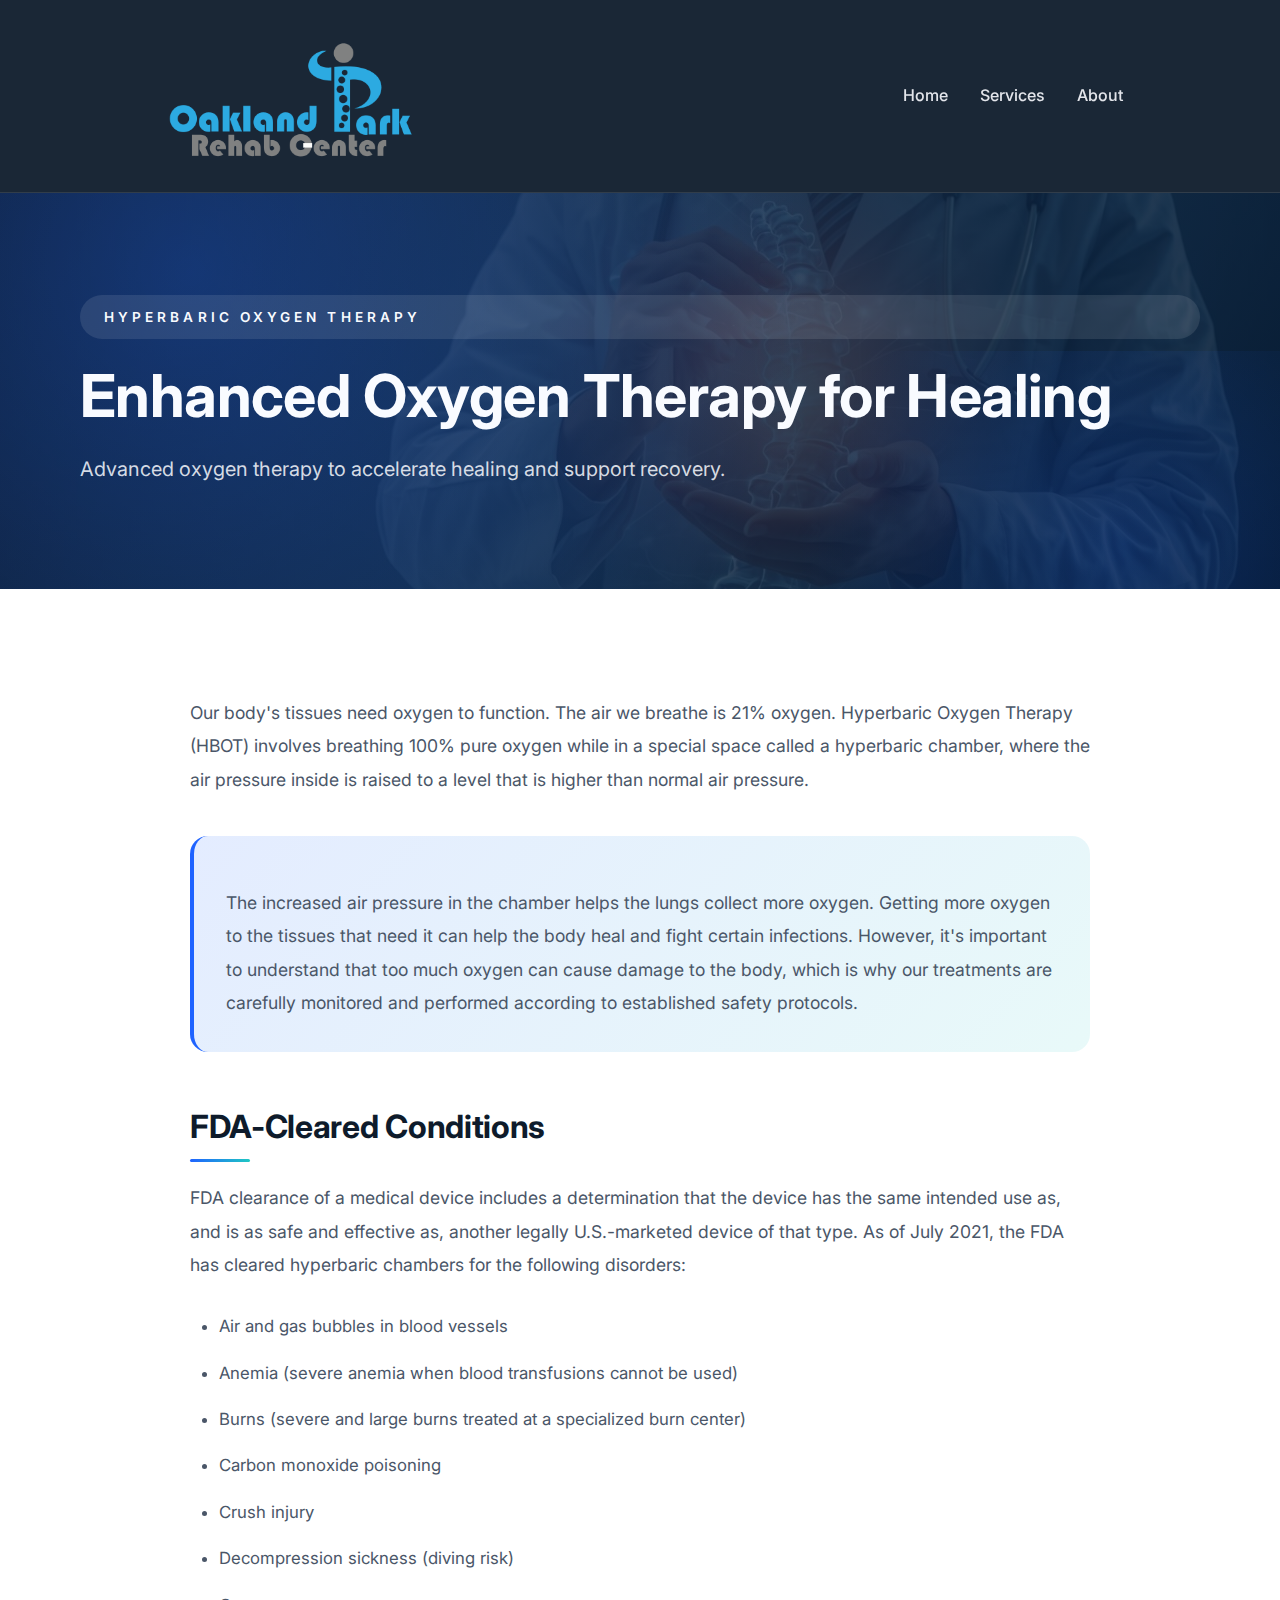
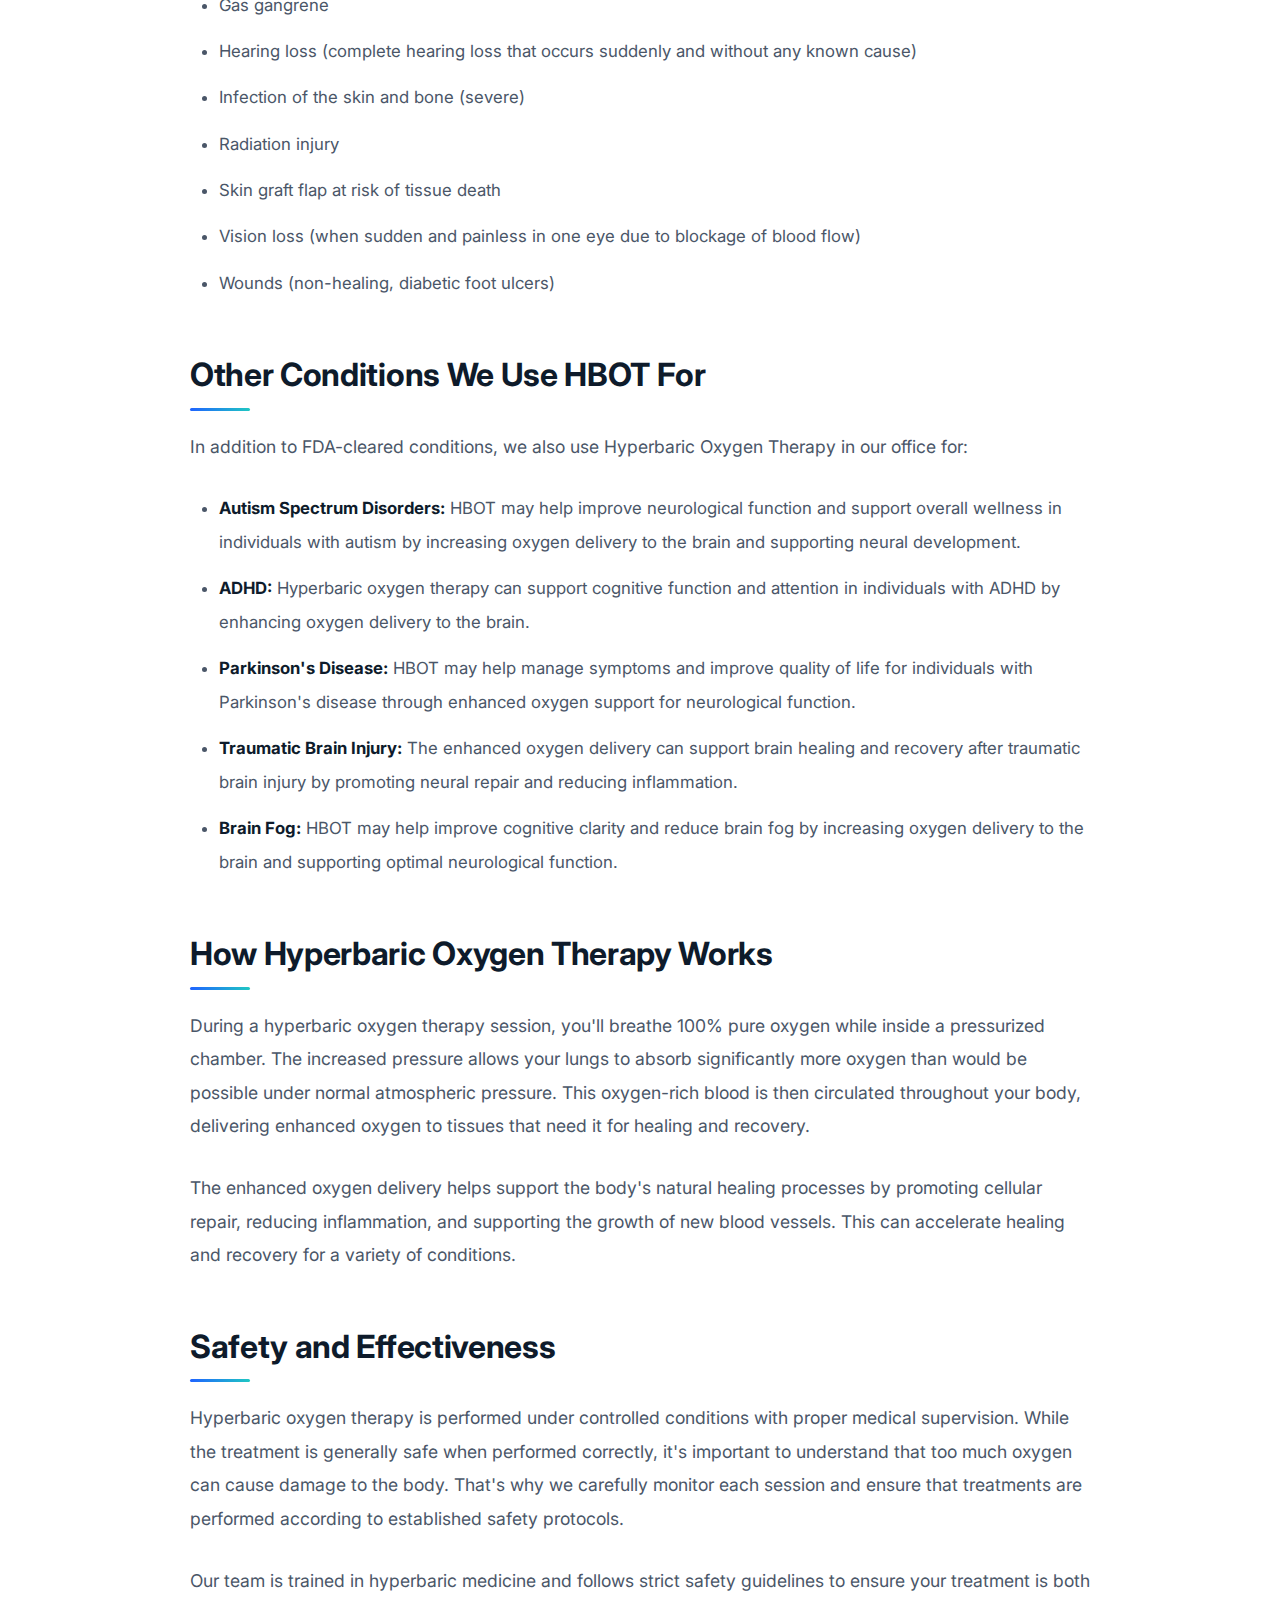
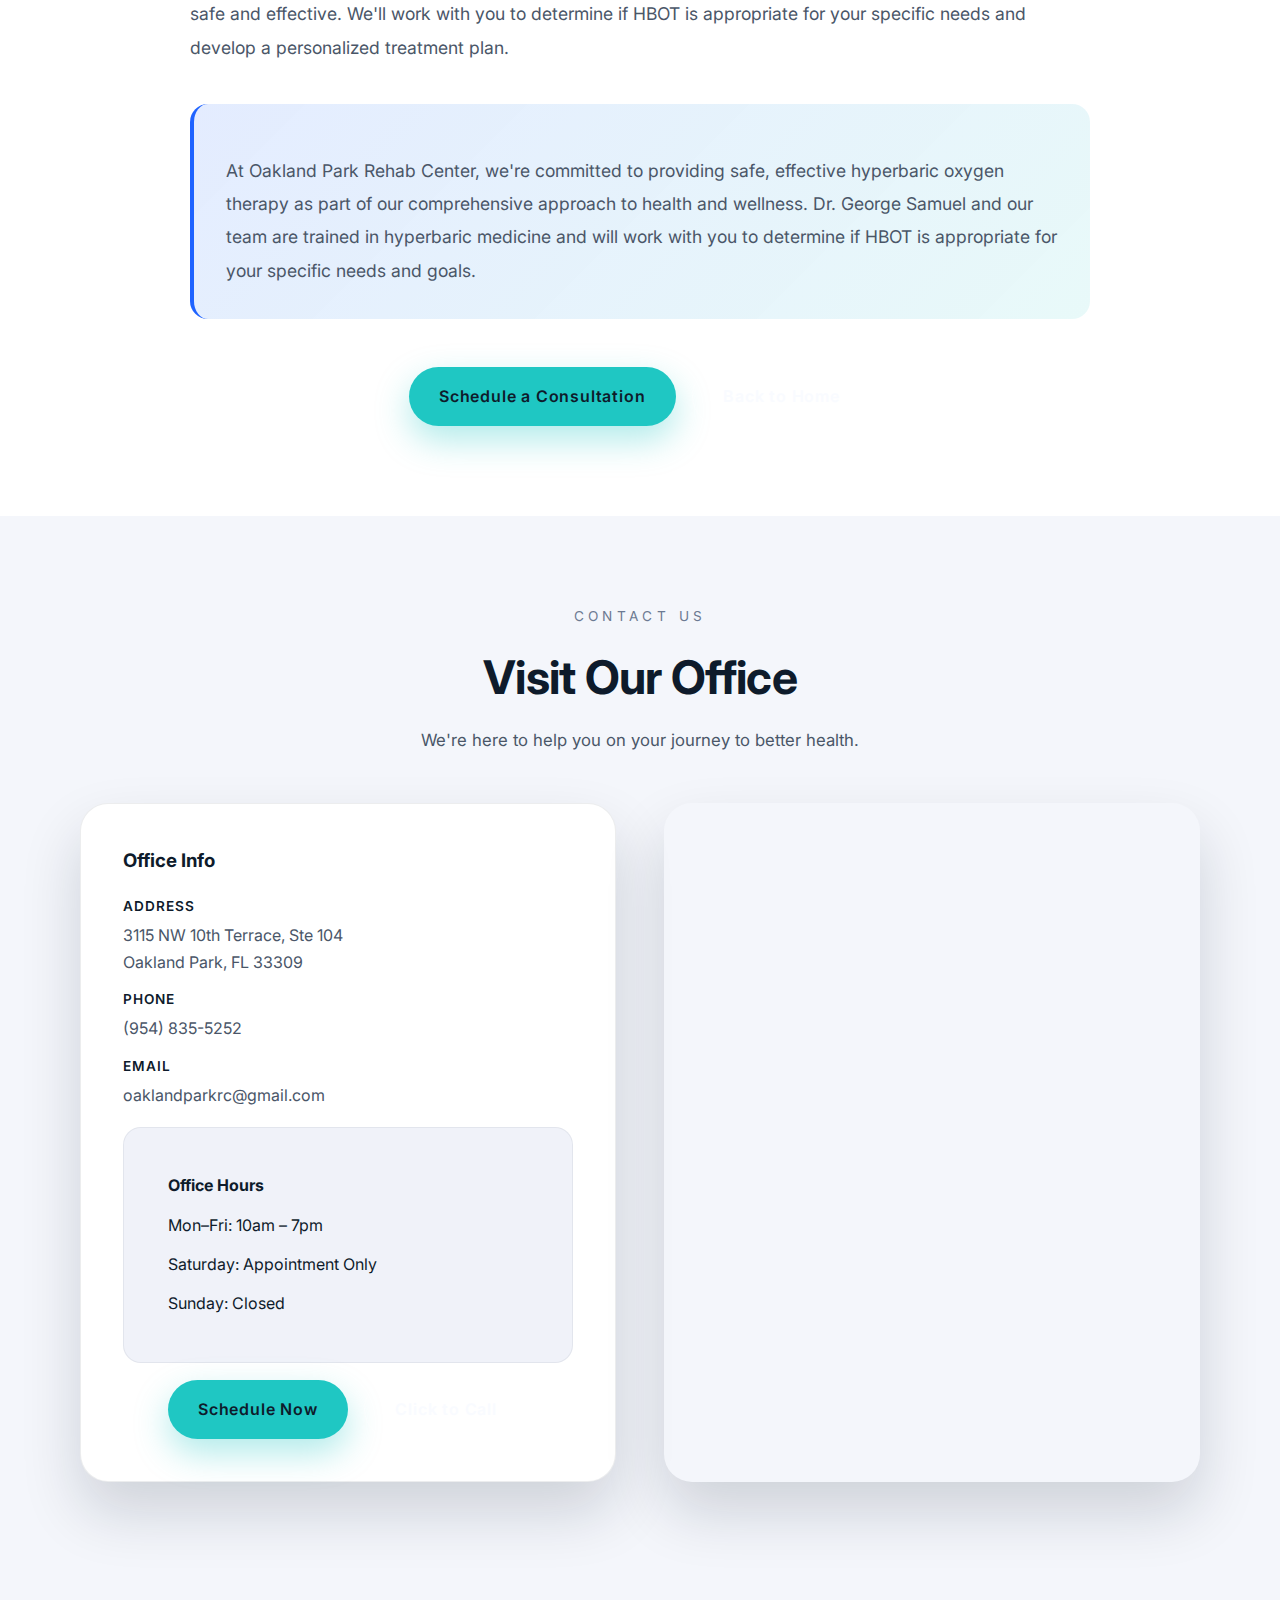
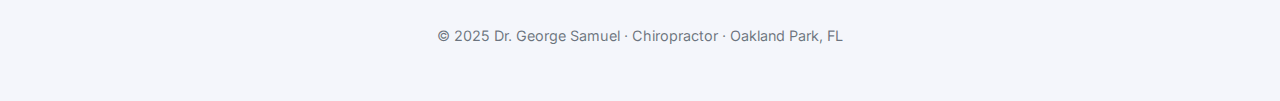
<file: hyperbaric-oxygen-therapy.html>
<!DOCTYPE html>
<html lang="en">
  <head>
    <meta charset="utf-8" />
    <meta name="viewport" content="width=device-width, initial-scale=1" />
    <title>Hyperbaric Oxygen Therapy | Dr. George Samuel | Oakland Park, FL</title>
    <link rel="preconnect" href="https://fonts.googleapis.com" />
    <link rel="preconnect" href="https://fonts.gstatic.com" crossorigin />
    <link
      href="https://fonts.googleapis.com/css2?family=Inter:wght@300;400;500;600;700&display=swap"
      rel="stylesheet"
    />
    <link rel="stylesheet" href="style.css" />
  </head>
  <body>
    <div class="page">
      <nav class="main-nav">
        <div class="nav-container">
          <a href="index.html" class="nav-logo"><img src="images/logo/logo.png" alt="Dr. George Samuel" /></a>
          <ul class="nav-menu">
            <li><a href="index.html">Home</a></li>
            <li><a href="index.html#services">Services</a></li>
            <li><a href="about.html">About</a></li>
          </ul>
        </div>
      </nav>
      <header class="hero">
        <div class="hero-image-wrapper">
          <img src="images/header-image.jpg" alt="Dr. George Samuel Chiropractic Care" class="hero-image" />
        </div>
        <div class="hero-grid">
          <div class="hero-text">
            <span class="hero-pill">Hyperbaric Oxygen Therapy</span>
            <h1>Enhanced Oxygen Therapy for Healing</h1>
            <p>
              Advanced oxygen therapy to accelerate healing and support recovery.
            </p>
          </div>
        </div>
      </header>

      <main>
        <section class="section content-section">
          <div class="container">
            <p>
              Our body's tissues need oxygen to function. The air we breathe is 21% oxygen. Hyperbaric Oxygen Therapy (HBOT) involves breathing 100% pure oxygen while in a special space called a hyperbaric chamber, where the air pressure inside is raised to a level that is higher than normal air pressure.
            </p>

            <div class="highlight-box">
              <p>
                The increased air pressure in the chamber helps the lungs collect more oxygen. Getting more oxygen to the tissues that need it can help the body heal and fight certain infections. However, it's important to understand that too much oxygen can cause damage to the body, which is why our treatments are carefully monitored and performed according to established safety protocols.
              </p>
            </div>

            <h3>FDA-Cleared Conditions</h3>
            <p>
              FDA clearance of a medical device includes a determination that the device has the same intended use as, and is as safe and effective as, another legally U.S.-marketed device of that type. As of July 2021, the FDA has cleared hyperbaric chambers for the following disorders:
            </p>

            <ul>
              <li>Air and gas bubbles in blood vessels</li>
              <li>Anemia (severe anemia when blood transfusions cannot be used)</li>
              <li>Burns (severe and large burns treated at a specialized burn center)</li>
              <li>Carbon monoxide poisoning</li>
              <li>Crush injury</li>
              <li>Decompression sickness (diving risk)</li>
              <li>Gas gangrene</li>
              <li>Hearing loss (complete hearing loss that occurs suddenly and without any known cause)</li>
              <li>Infection of the skin and bone (severe)</li>
              <li>Radiation injury</li>
              <li>Skin graft flap at risk of tissue death</li>
              <li>Vision loss (when sudden and painless in one eye due to blockage of blood flow)</li>
              <li>Wounds (non-healing, diabetic foot ulcers)</li>
            </ul>

            <h3>Other Conditions We Use HBOT For</h3>
            <p>
              In addition to FDA-cleared conditions, we also use Hyperbaric Oxygen Therapy in our office for:
            </p>

            <ul>
              <li><strong>Autism Spectrum Disorders:</strong> HBOT may help improve neurological function and support overall wellness in individuals with autism by increasing oxygen delivery to the brain and supporting neural development.</li>
              <li><strong>ADHD:</strong> Hyperbaric oxygen therapy can support cognitive function and attention in individuals with ADHD by enhancing oxygen delivery to the brain.</li>
              <li><strong>Parkinson's Disease:</strong> HBOT may help manage symptoms and improve quality of life for individuals with Parkinson's disease through enhanced oxygen support for neurological function.</li>
              <li><strong>Traumatic Brain Injury:</strong> The enhanced oxygen delivery can support brain healing and recovery after traumatic brain injury by promoting neural repair and reducing inflammation.</li>
              <li><strong>Brain Fog:</strong> HBOT may help improve cognitive clarity and reduce brain fog by increasing oxygen delivery to the brain and supporting optimal neurological function.</li>
            </ul>

            <h3>How Hyperbaric Oxygen Therapy Works</h3>
            <p>
              During a hyperbaric oxygen therapy session, you'll breathe 100% pure oxygen while inside a pressurized chamber. The increased pressure allows your lungs to absorb significantly more oxygen than would be possible under normal atmospheric pressure. This oxygen-rich blood is then circulated throughout your body, delivering enhanced oxygen to tissues that need it for healing and recovery.
            </p>
            <p>
              The enhanced oxygen delivery helps support the body's natural healing processes by promoting cellular repair, reducing inflammation, and supporting the growth of new blood vessels. This can accelerate healing and recovery for a variety of conditions.
            </p>

            <h3>Safety and Effectiveness</h3>
            <p>
              Hyperbaric oxygen therapy is performed under controlled conditions with proper medical supervision. While the treatment is generally safe when performed correctly, it's important to understand that too much oxygen can cause damage to the body. That's why we carefully monitor each session and ensure that treatments are performed according to established safety protocols.
            </p>
            <p>
              Our team is trained in hyperbaric medicine and follows strict safety guidelines to ensure your treatment is both safe and effective. We'll work with you to determine if HBOT is appropriate for your specific needs and develop a personalized treatment plan.
            </p>

            <div class="highlight-box">
              <p>
                At Oakland Park Rehab Center, we're committed to providing safe, effective hyperbaric oxygen therapy as part of our comprehensive approach to health and wellness. Dr. George Samuel and our team are trained in hyperbaric medicine and will work with you to determine if HBOT is appropriate for your specific needs and goals.
              </p>
            </div>

            <div class="cta-buttons" style="margin-top: 3rem;">
              <a class="cta primary" href="tel:+19548355252">Schedule a Consultation</a>
              <a class="cta secondary" href="index.html">Back to Home</a>
            </div>
          </div>
        </section>

        <section class="section" id="contact">
          <div class="container">
            <div class="section-heading">
              <span class="eyebrow">Contact Us</span>
              <h2>Visit Our Office</h2>
              <p>We're here to help you on your journey to better health.</p>
            </div>
            <div class="contact-grid">
              <div class="contact-details">
                <h3>Office Info</h3>
                <ul class="contact-list">
                  <li>
                    <span class="contact-label">Address</span>
                    <span class="contact-value"
                      >3115 NW 10th Terrace, Ste 104<br />Oakland Park, FL 33309</span
                    >
                  </li>
                  <li>
                    <span class="contact-label">Phone</span>
                    <a class="contact-value" href="tel:+19548355252">(954) 835-5252</a>
                  </li>
                  <li>
                    <span class="contact-label">Email</span>
                    <a class="contact-value" href="mailto:oaklandparkrc@gmail.com">oaklandparkrc@gmail.com</a>
                  </li>
                </ul>
                <div class="card" style="gap: 0.75rem; box-shadow: none; border-radius: var(--radius-md); background: var(--surface-soft);">
                  <strong>Office Hours</strong>
                  <span>Mon–Fri: 10am – 7pm</span>
                  <span>Saturday: Appointment Only</span>
                  <span>Sunday: Closed</span>
                </div>
                <div class="cta-buttons">
                  <a class="cta primary" href="tel:+19548355252">Schedule Now</a>
                  <a class="cta secondary" href="tel:+19548355252">Click to Call</a>
                </div>
              </div>
              <div class="map-card">
                <iframe
                  title="Dr. George Samuel Chiropractic Location"
                  src="https://www.google.com/maps/embed?pb=!1m18!1m12!1m3!1d3587.564256423406!2d-80.160225!3d26.168877!2m3!1f0!2f0!3f0!3m2!1i1024!2i768!4f13.1!3m3!1m2!1s0x88d9079f40c56aed%3A0xa4ade6574a1a278!2s3115%20NW%2010th%20Terrace%20%23104%2C%20Oakland%20Park%2C%20FL%2033309!5e0!3m2!1sen!2sus!4v1700000000000"
                  allowfullscreen=""
                  loading="lazy"
                  referrerpolicy="no-referrer-when-downgrade"
                ></iframe>
              </div>
            </div>
          </div>
        </section>
      </main>

      <footer class="footer">
        <p>© 2025 Dr. George Samuel · Chiropractor · Oakland Park, FL</p>
      </footer>
    </div>
  </body>
</html>
</file>
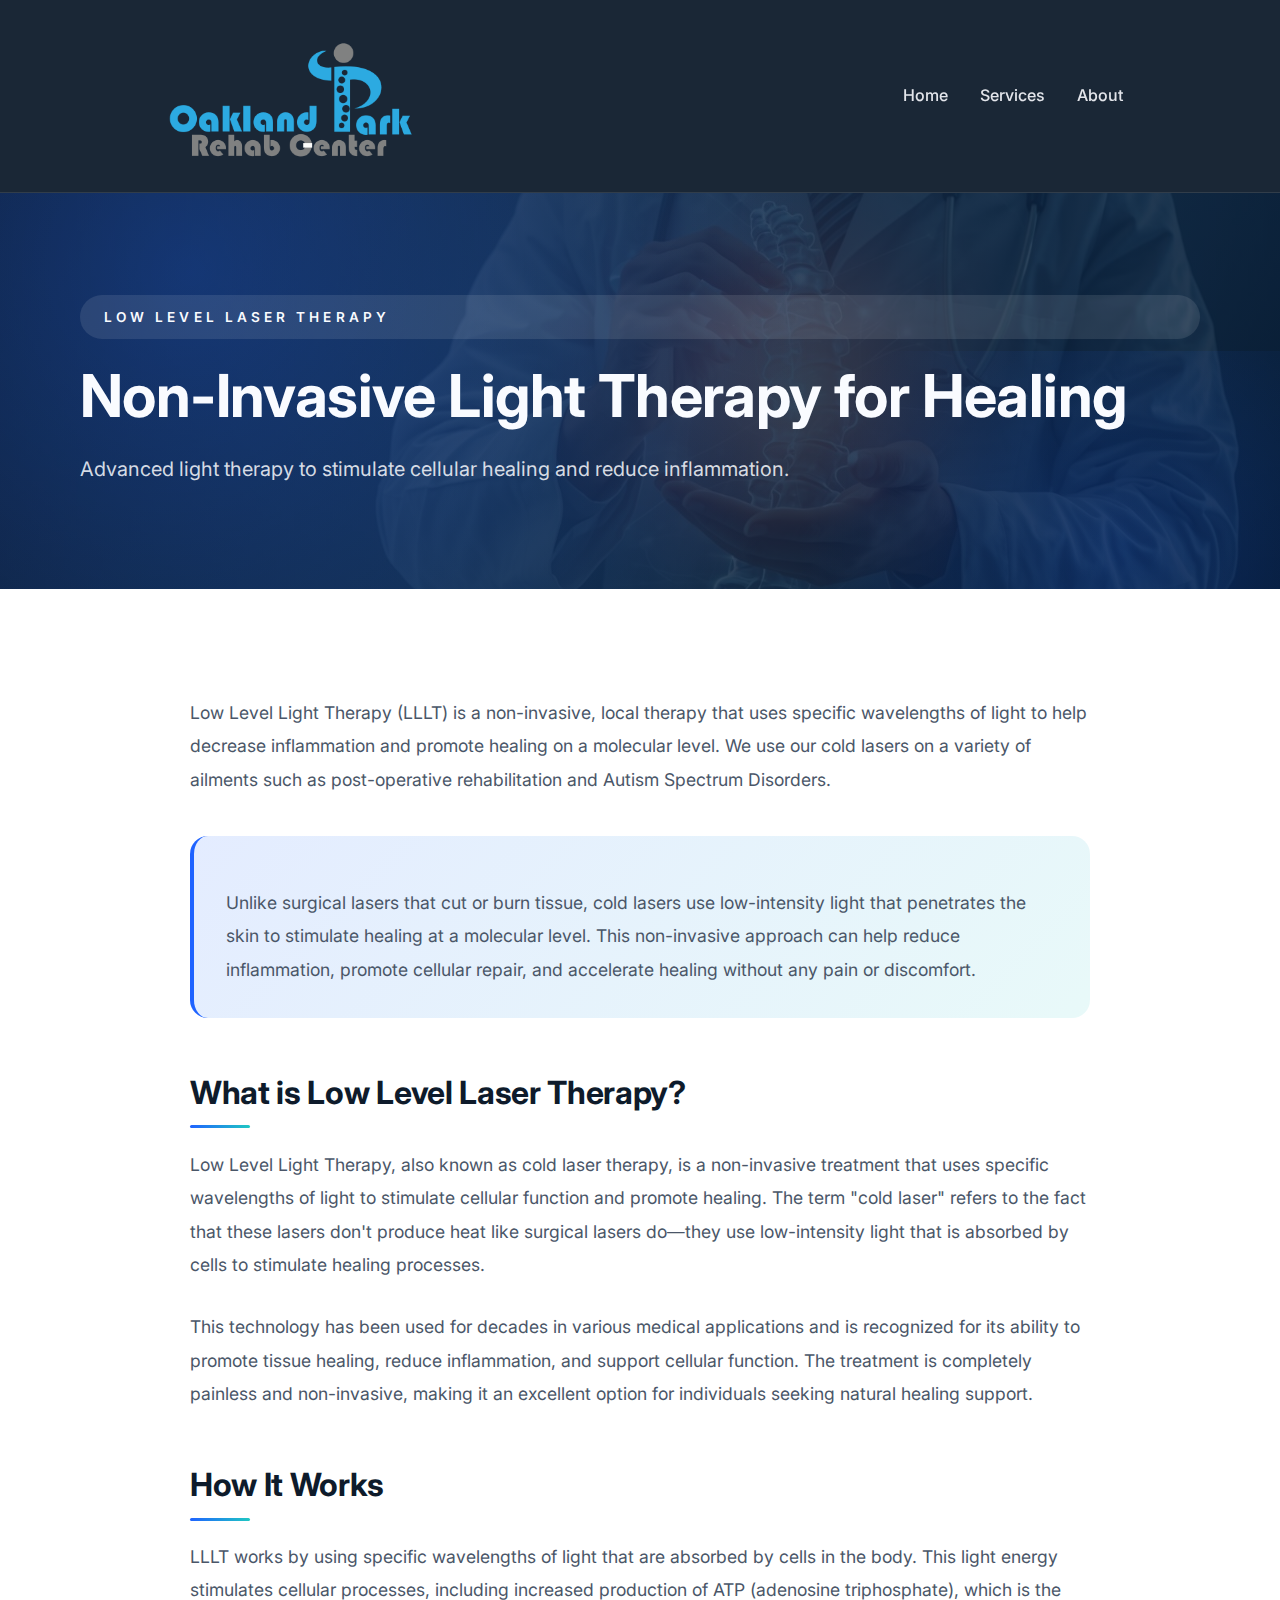
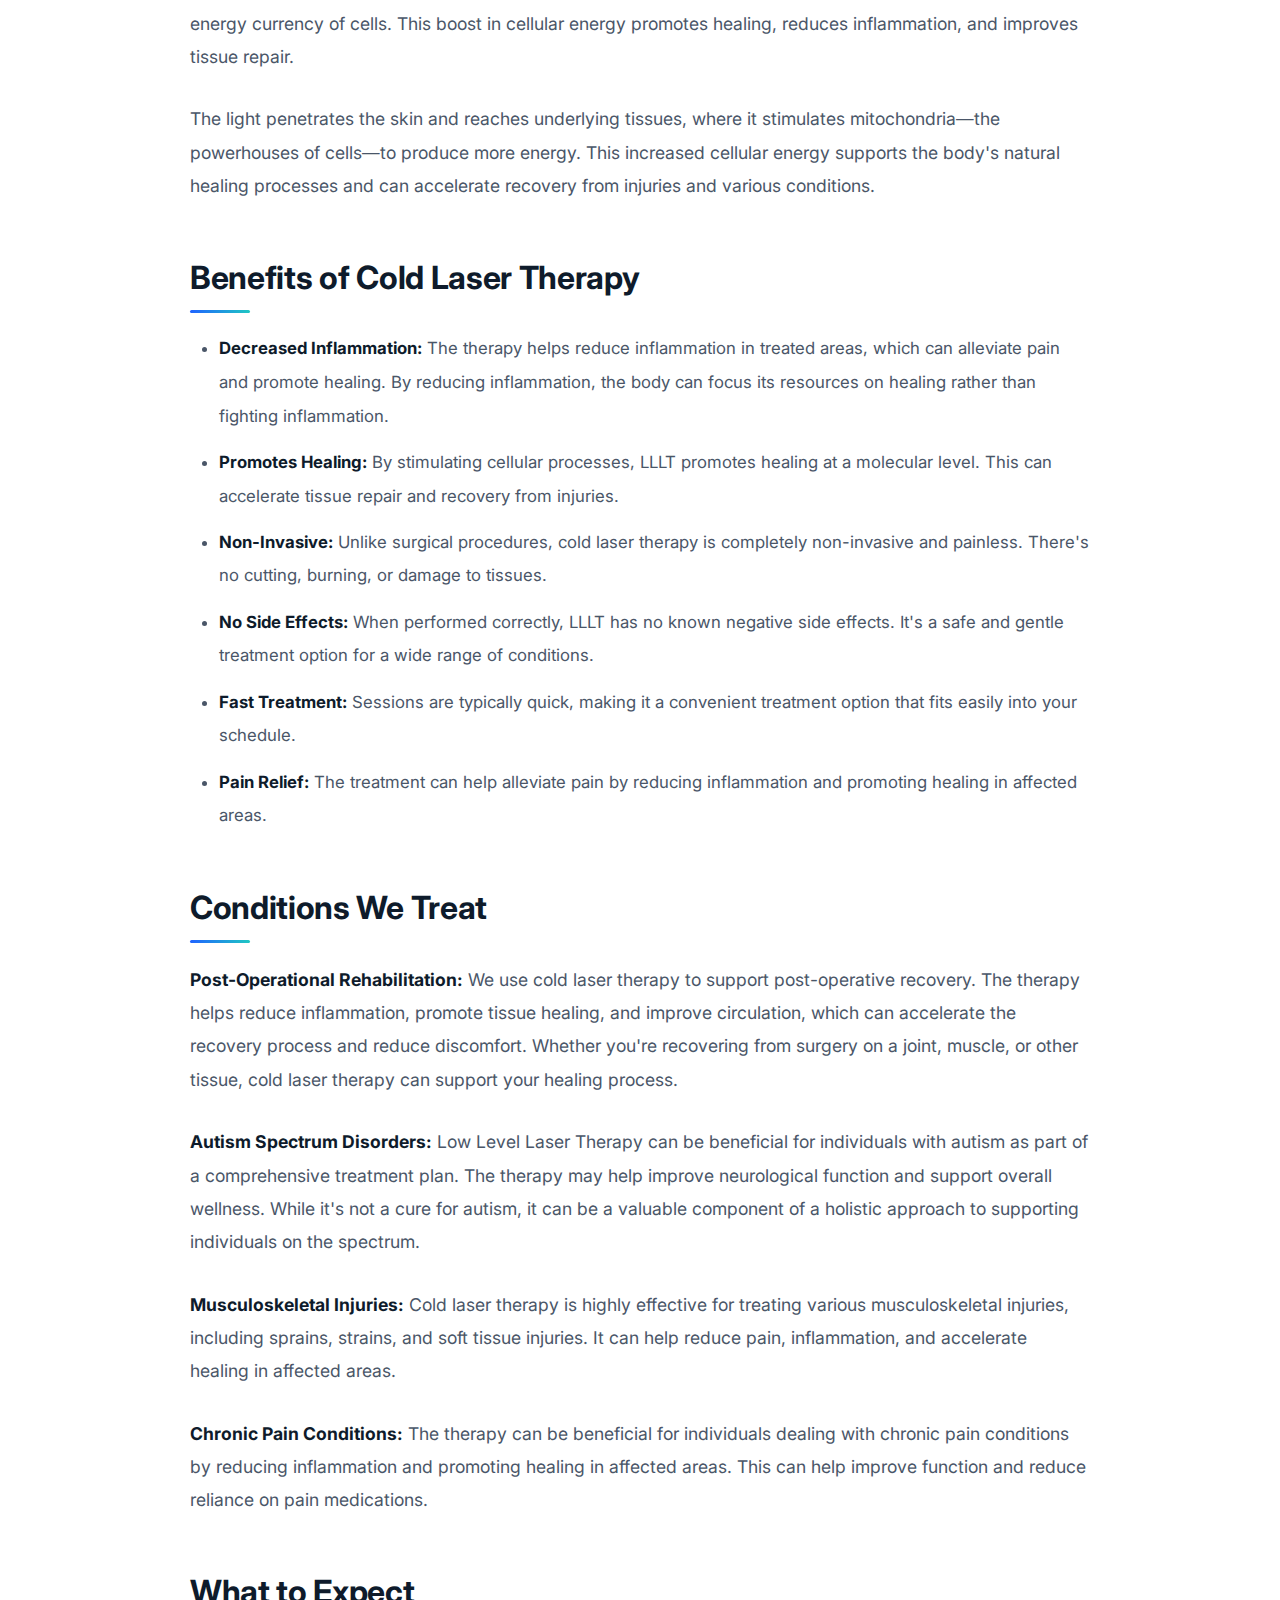
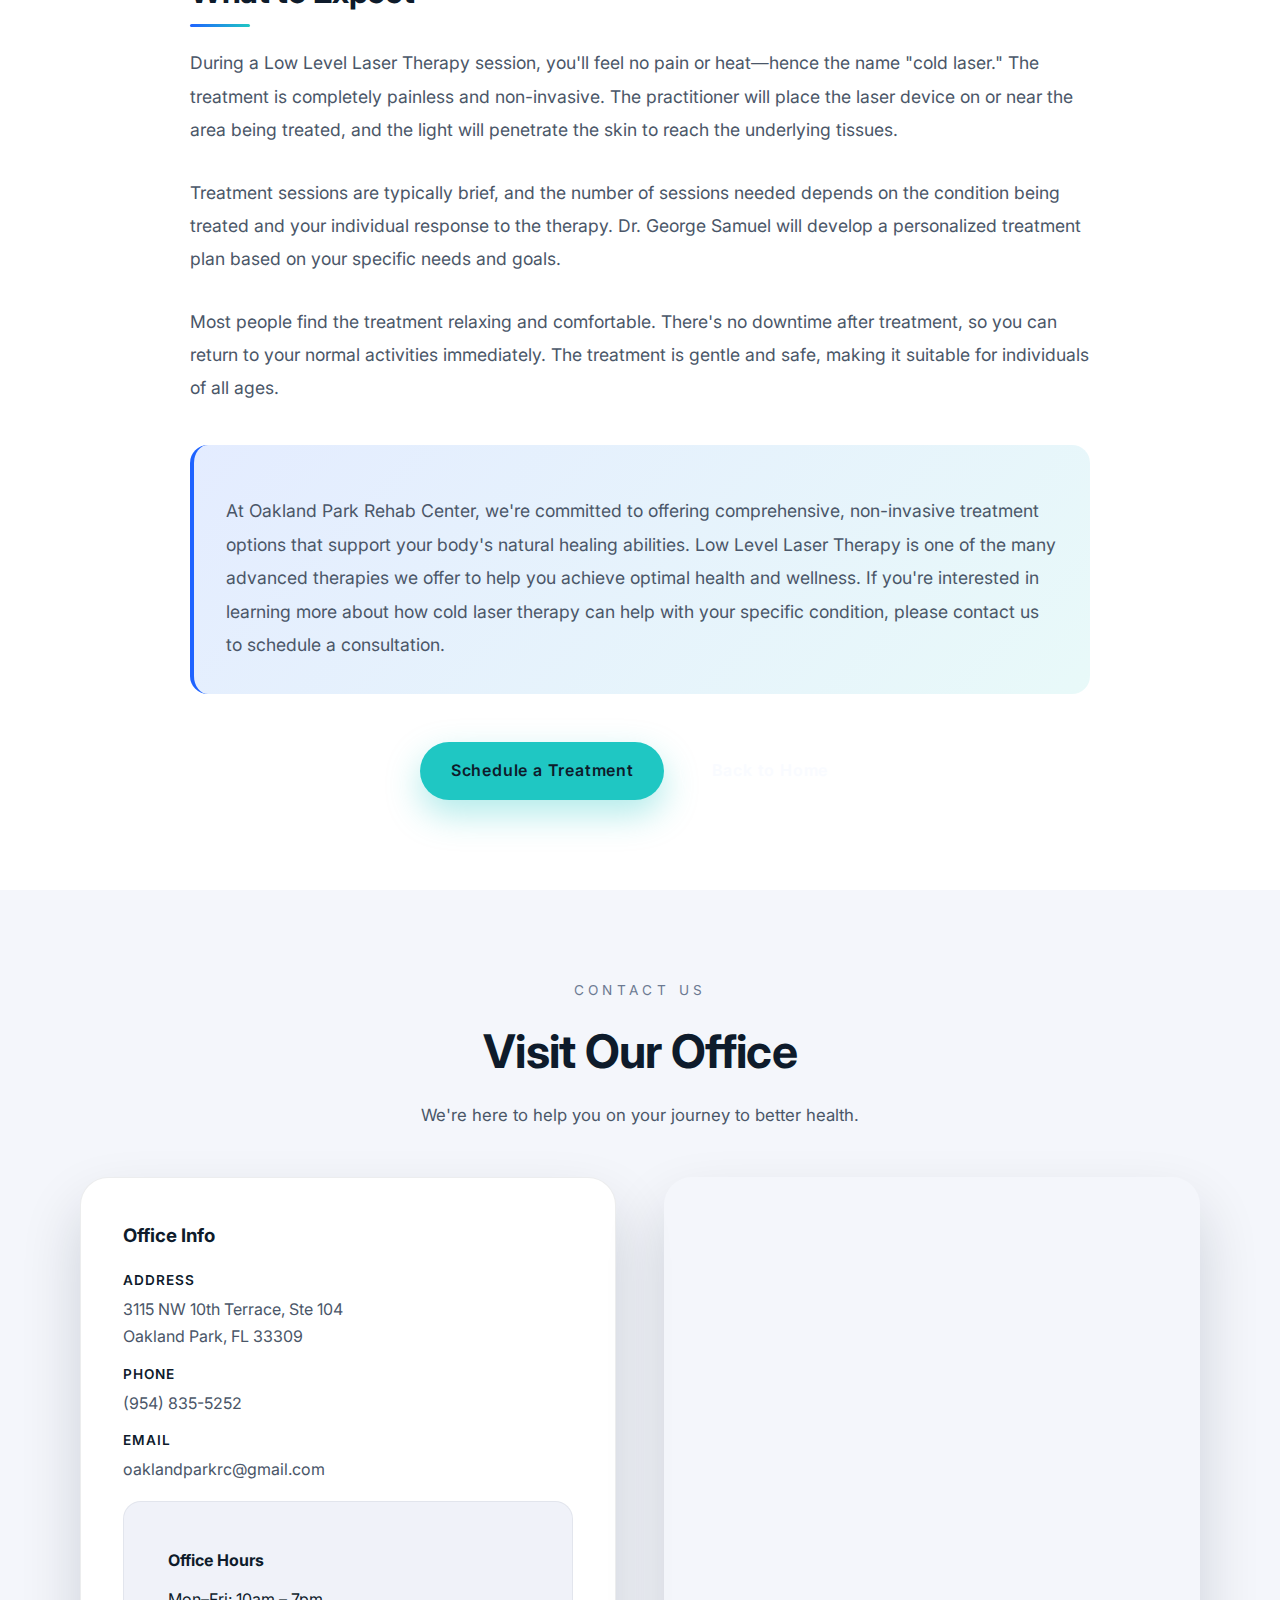
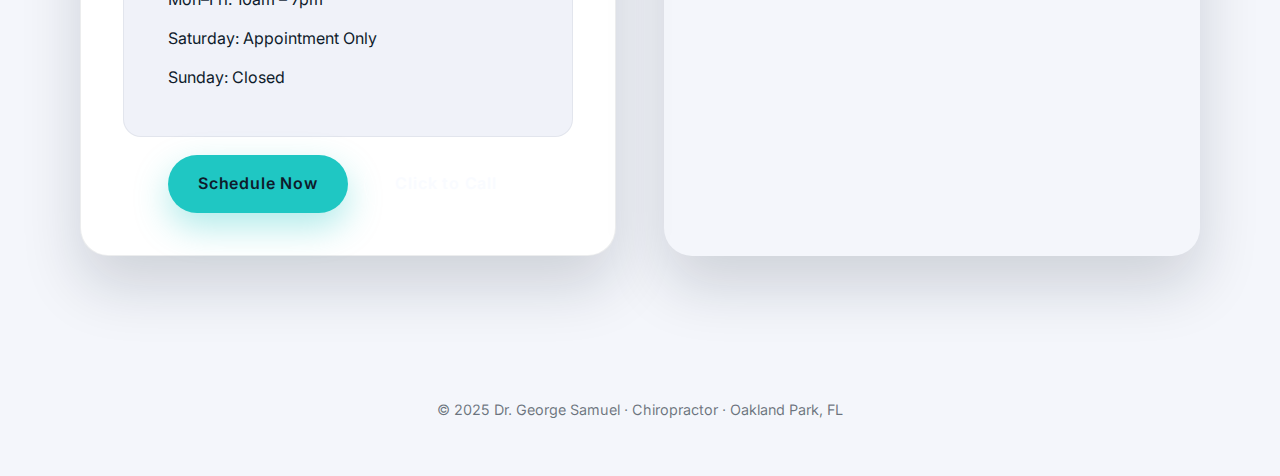
<file: low-level-laser-therapy.html>
<!DOCTYPE html>
<html lang="en">
  <head>
    <meta charset="utf-8" />
    <meta name="viewport" content="width=device-width, initial-scale=1" />
    <title>Low Level Laser Therapy | Dr. George Samuel | Oakland Park, FL</title>
    <link rel="preconnect" href="https://fonts.googleapis.com" />
    <link rel="preconnect" href="https://fonts.gstatic.com" crossorigin />
    <link
      href="https://fonts.googleapis.com/css2?family=Inter:wght@300;400;500;600;700&display=swap"
      rel="stylesheet"
    />
    <link rel="stylesheet" href="style.css" />
  </head>
  <body>
    <div class="page">
      <nav class="main-nav">
        <div class="nav-container">
          <a href="index.html" class="nav-logo"><img src="images/logo/logo.png" alt="Dr. George Samuel" /></a>
          <ul class="nav-menu">
            <li><a href="index.html">Home</a></li>
            <li><a href="index.html#services">Services</a></li>
            <li><a href="about.html">About</a></li>
          </ul>
        </div>
      </nav>
      <header class="hero">
        <div class="hero-image-wrapper">
          <img src="images/header-image.jpg" alt="Dr. George Samuel Chiropractic Care" class="hero-image" />
        </div>
        <div class="hero-grid">
          <div class="hero-text">
            <span class="hero-pill">Low Level Laser Therapy</span>
            <h1>Non-Invasive Light Therapy for Healing</h1>
            <p>
              Advanced light therapy to stimulate cellular healing and reduce inflammation.
            </p>
          </div>
        </div>
      </header>

      <main>
        <section class="section content-section">
          <div class="container">
            <p>
              Low Level Light Therapy (LLLT) is a non-invasive, local therapy that uses specific wavelengths of light to help decrease inflammation and promote healing on a molecular level. We use our cold lasers on a variety of ailments such as post-operative rehabilitation and Autism Spectrum Disorders.
            </p>

            <div class="highlight-box">
              <p>
                Unlike surgical lasers that cut or burn tissue, cold lasers use low-intensity light that penetrates the skin to stimulate healing at a molecular level. This non-invasive approach can help reduce inflammation, promote cellular repair, and accelerate healing without any pain or discomfort.
              </p>
            </div>

            <h3>What is Low Level Laser Therapy?</h3>
            <p>
              Low Level Light Therapy, also known as cold laser therapy, is a non-invasive treatment that uses specific wavelengths of light to stimulate cellular function and promote healing. The term "cold laser" refers to the fact that these lasers don't produce heat like surgical lasers do—they use low-intensity light that is absorbed by cells to stimulate healing processes.
            </p>
            <p>
              This technology has been used for decades in various medical applications and is recognized for its ability to promote tissue healing, reduce inflammation, and support cellular function. The treatment is completely painless and non-invasive, making it an excellent option for individuals seeking natural healing support.
            </p>

            <h3>How It Works</h3>
            <p>
              LLLT works by using specific wavelengths of light that are absorbed by cells in the body. This light energy stimulates cellular processes, including increased production of ATP (adenosine triphosphate), which is the energy currency of cells. This boost in cellular energy promotes healing, reduces inflammation, and improves tissue repair.
            </p>
            <p>
              The light penetrates the skin and reaches underlying tissues, where it stimulates mitochondria—the powerhouses of cells—to produce more energy. This increased cellular energy supports the body's natural healing processes and can accelerate recovery from injuries and various conditions.
            </p>

            <h3>Benefits of Cold Laser Therapy</h3>
            <ul>
              <li><strong>Decreased Inflammation:</strong> The therapy helps reduce inflammation in treated areas, which can alleviate pain and promote healing. By reducing inflammation, the body can focus its resources on healing rather than fighting inflammation.</li>
              <li><strong>Promotes Healing:</strong> By stimulating cellular processes, LLLT promotes healing at a molecular level. This can accelerate tissue repair and recovery from injuries.</li>
              <li><strong>Non-Invasive:</strong> Unlike surgical procedures, cold laser therapy is completely non-invasive and painless. There's no cutting, burning, or damage to tissues.</li>
              <li><strong>No Side Effects:</strong> When performed correctly, LLLT has no known negative side effects. It's a safe and gentle treatment option for a wide range of conditions.</li>
              <li><strong>Fast Treatment:</strong> Sessions are typically quick, making it a convenient treatment option that fits easily into your schedule.</li>
              <li><strong>Pain Relief:</strong> The treatment can help alleviate pain by reducing inflammation and promoting healing in affected areas.</li>
            </ul>

            <h3>Conditions We Treat</h3>
            
            <p>
              <strong>Post-Operational Rehabilitation:</strong> We use cold laser therapy to support post-operative recovery. The therapy helps reduce inflammation, promote tissue healing, and improve circulation, which can accelerate the recovery process and reduce discomfort. Whether you're recovering from surgery on a joint, muscle, or other tissue, cold laser therapy can support your healing process.
            </p>

            <p>
              <strong>Autism Spectrum Disorders:</strong> Low Level Laser Therapy can be beneficial for individuals with autism as part of a comprehensive treatment plan. The therapy may help improve neurological function and support overall wellness. While it's not a cure for autism, it can be a valuable component of a holistic approach to supporting individuals on the spectrum.
            </p>

            <p>
              <strong>Musculoskeletal Injuries:</strong> Cold laser therapy is highly effective for treating various musculoskeletal injuries, including sprains, strains, and soft tissue injuries. It can help reduce pain, inflammation, and accelerate healing in affected areas.
            </p>

            <p>
              <strong>Chronic Pain Conditions:</strong> The therapy can be beneficial for individuals dealing with chronic pain conditions by reducing inflammation and promoting healing in affected areas. This can help improve function and reduce reliance on pain medications.
            </p>

            <h3>What to Expect</h3>
            <p>
              During a Low Level Laser Therapy session, you'll feel no pain or heat—hence the name "cold laser." The treatment is completely painless and non-invasive. The practitioner will place the laser device on or near the area being treated, and the light will penetrate the skin to reach the underlying tissues.
            </p>
            <p>
              Treatment sessions are typically brief, and the number of sessions needed depends on the condition being treated and your individual response to the therapy. Dr. George Samuel will develop a personalized treatment plan based on your specific needs and goals.
            </p>
            <p>
              Most people find the treatment relaxing and comfortable. There's no downtime after treatment, so you can return to your normal activities immediately. The treatment is gentle and safe, making it suitable for individuals of all ages.
            </p>

            <div class="highlight-box">
              <p>
                At Oakland Park Rehab Center, we're committed to offering comprehensive, non-invasive treatment options that support your body's natural healing abilities. Low Level Laser Therapy is one of the many advanced therapies we offer to help you achieve optimal health and wellness. If you're interested in learning more about how cold laser therapy can help with your specific condition, please contact us to schedule a consultation.
              </p>
            </div>

            <div class="cta-buttons" style="margin-top: 3rem;">
              <a class="cta primary" href="tel:+19548355252">Schedule a Treatment</a>
              <a class="cta secondary" href="index.html">Back to Home</a>
            </div>
          </div>
        </section>

        <section class="section" id="contact">
          <div class="container">
            <div class="section-heading">
              <span class="eyebrow">Contact Us</span>
              <h2>Visit Our Office</h2>
              <p>We're here to help you on your journey to better health.</p>
            </div>
            <div class="contact-grid">
              <div class="contact-details">
                <h3>Office Info</h3>
                <ul class="contact-list">
                  <li>
                    <span class="contact-label">Address</span>
                    <span class="contact-value"
                      >3115 NW 10th Terrace, Ste 104<br />Oakland Park, FL 33309</span
                    >
                  </li>
                  <li>
                    <span class="contact-label">Phone</span>
                    <a class="contact-value" href="tel:+19548355252">(954) 835-5252</a>
                  </li>
                  <li>
                    <span class="contact-label">Email</span>
                    <a class="contact-value" href="mailto:oaklandparkrc@gmail.com">oaklandparkrc@gmail.com</a>
                  </li>
                </ul>
                <div class="card" style="gap: 0.75rem; box-shadow: none; border-radius: var(--radius-md); background: var(--surface-soft);">
                  <strong>Office Hours</strong>
                  <span>Mon–Fri: 10am – 7pm</span>
                  <span>Saturday: Appointment Only</span>
                  <span>Sunday: Closed</span>
                </div>
                <div class="cta-buttons">
                  <a class="cta primary" href="tel:+19548355252">Schedule Now</a>
                  <a class="cta secondary" href="tel:+19548355252">Click to Call</a>
                </div>
              </div>
              <div class="map-card">
                <iframe
                  title="Dr. George Samuel Chiropractic Location"
                  src="https://www.google.com/maps/embed?pb=!1m18!1m12!1m3!1d3587.564256423406!2d-80.160225!3d26.168877!2m3!1f0!2f0!3f0!3m2!1i1024!2i768!4f13.1!3m3!1m2!1s0x88d9079f40c56aed%3A0xa4ade6574a1a278!2s3115%20NW%2010th%20Terrace%20%23104%2C%20Oakland%20Park%2C%20FL%2033309!5e0!3m2!1sen!2sus!4v1700000000000"
                  allowfullscreen=""
                  loading="lazy"
                  referrerpolicy="no-referrer-when-downgrade"
                ></iframe>
              </div>
            </div>
          </div>
        </section>
      </main>

      <footer class="footer">
        <p>© 2025 Dr. George Samuel · Chiropractor · Oakland Park, FL</p>
      </footer>
    </div>
  </body>
</html>
</file>
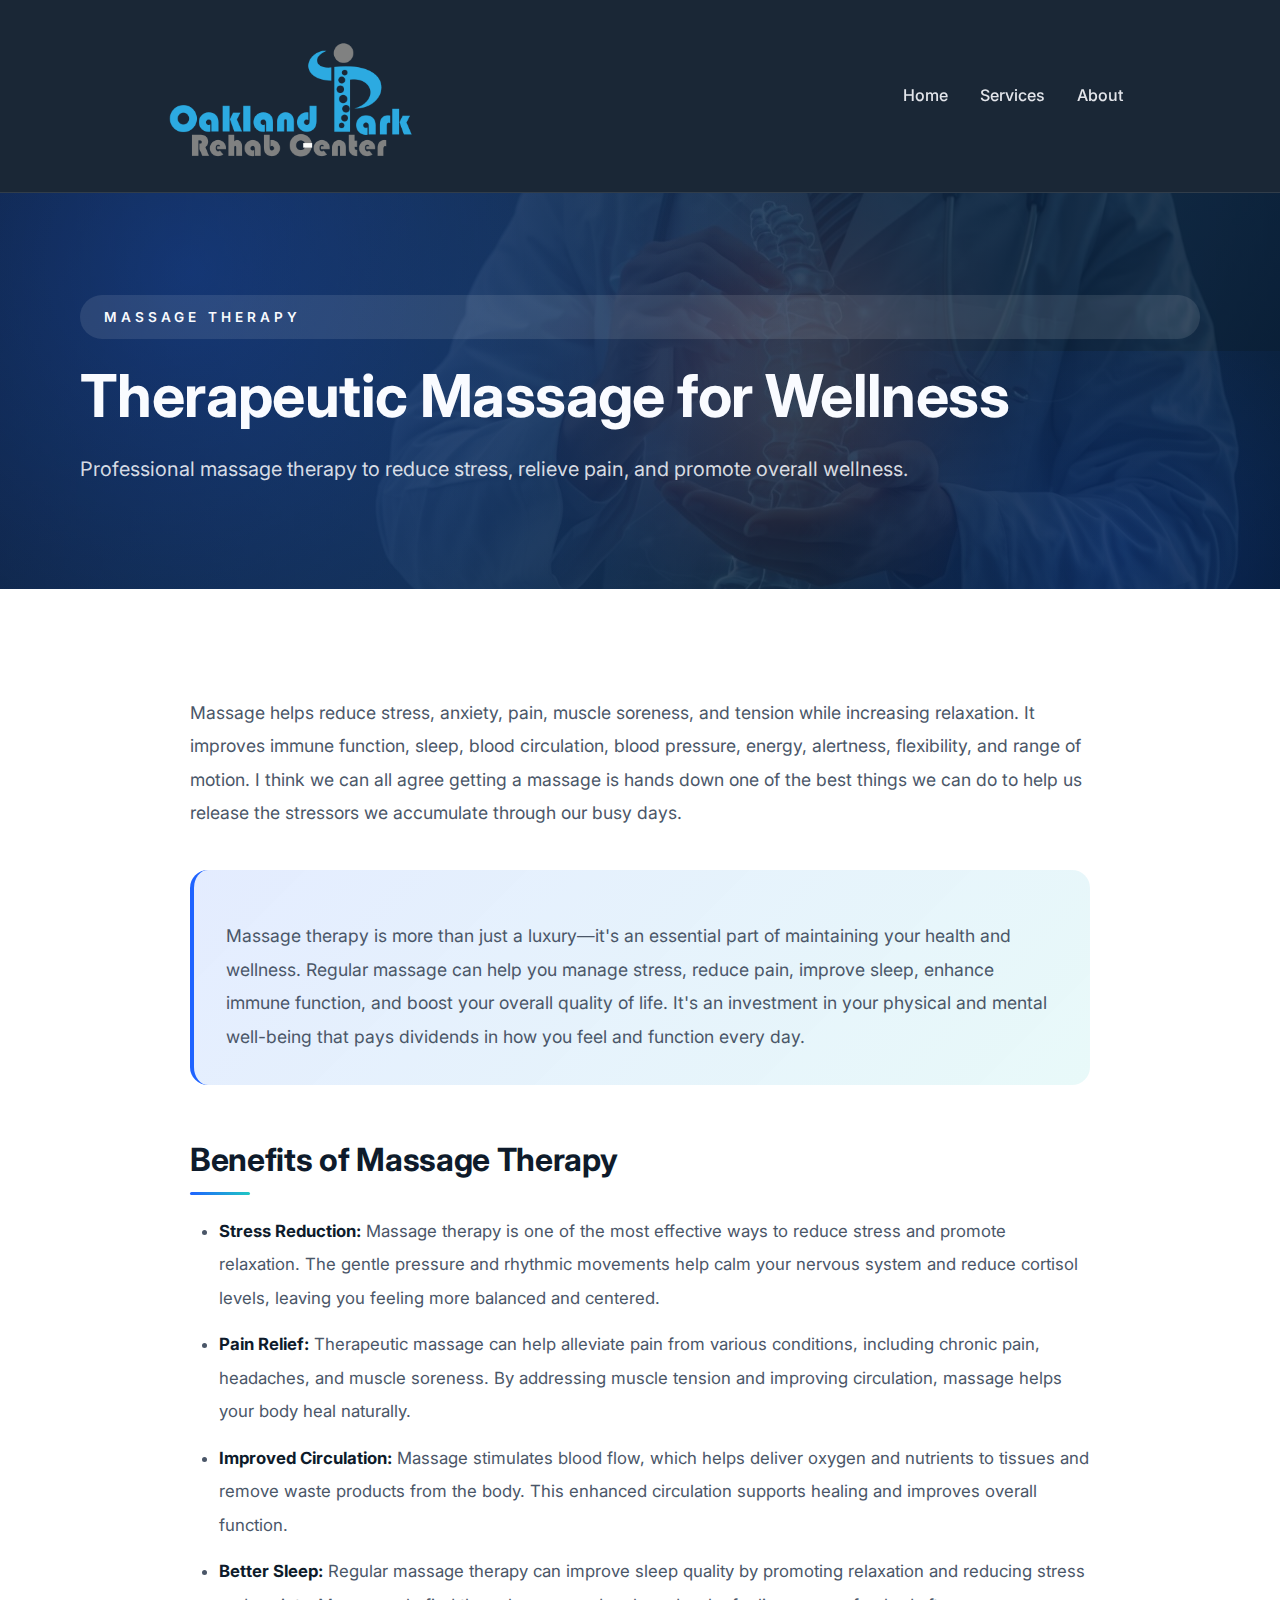
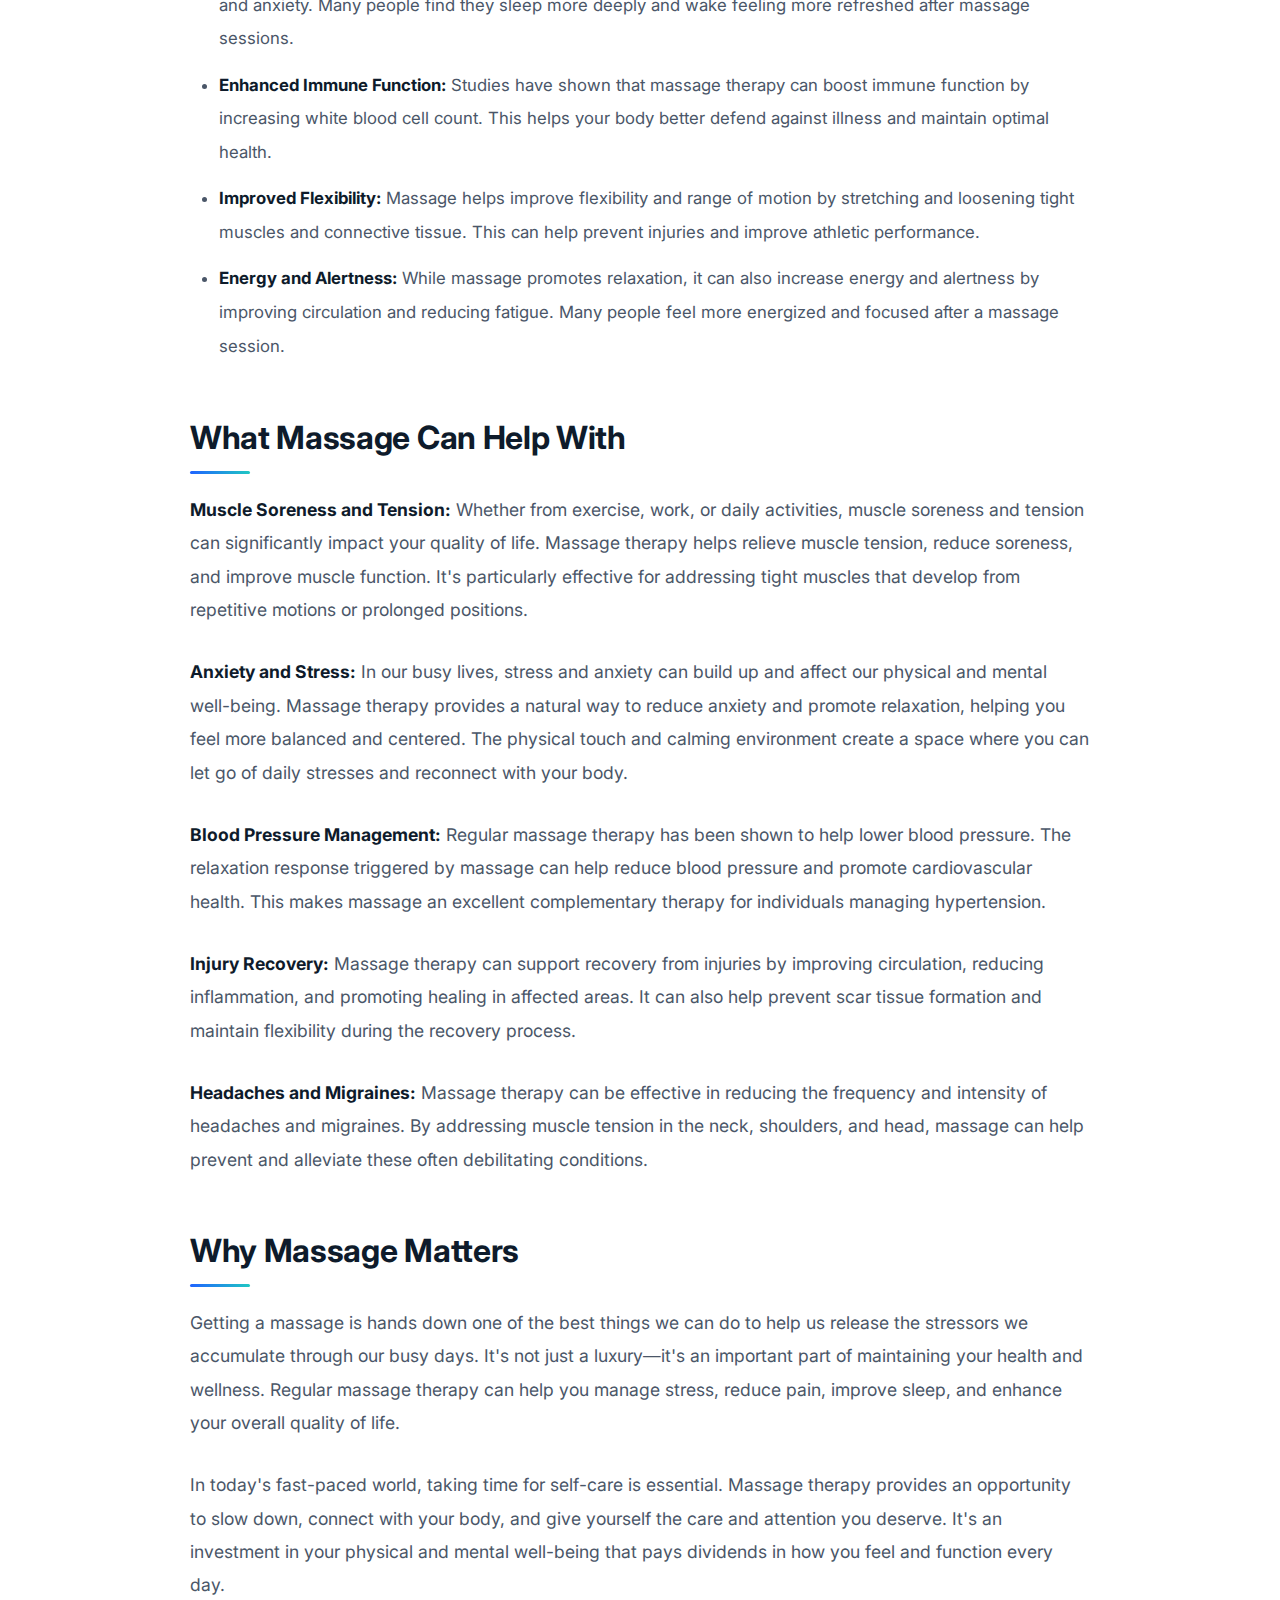
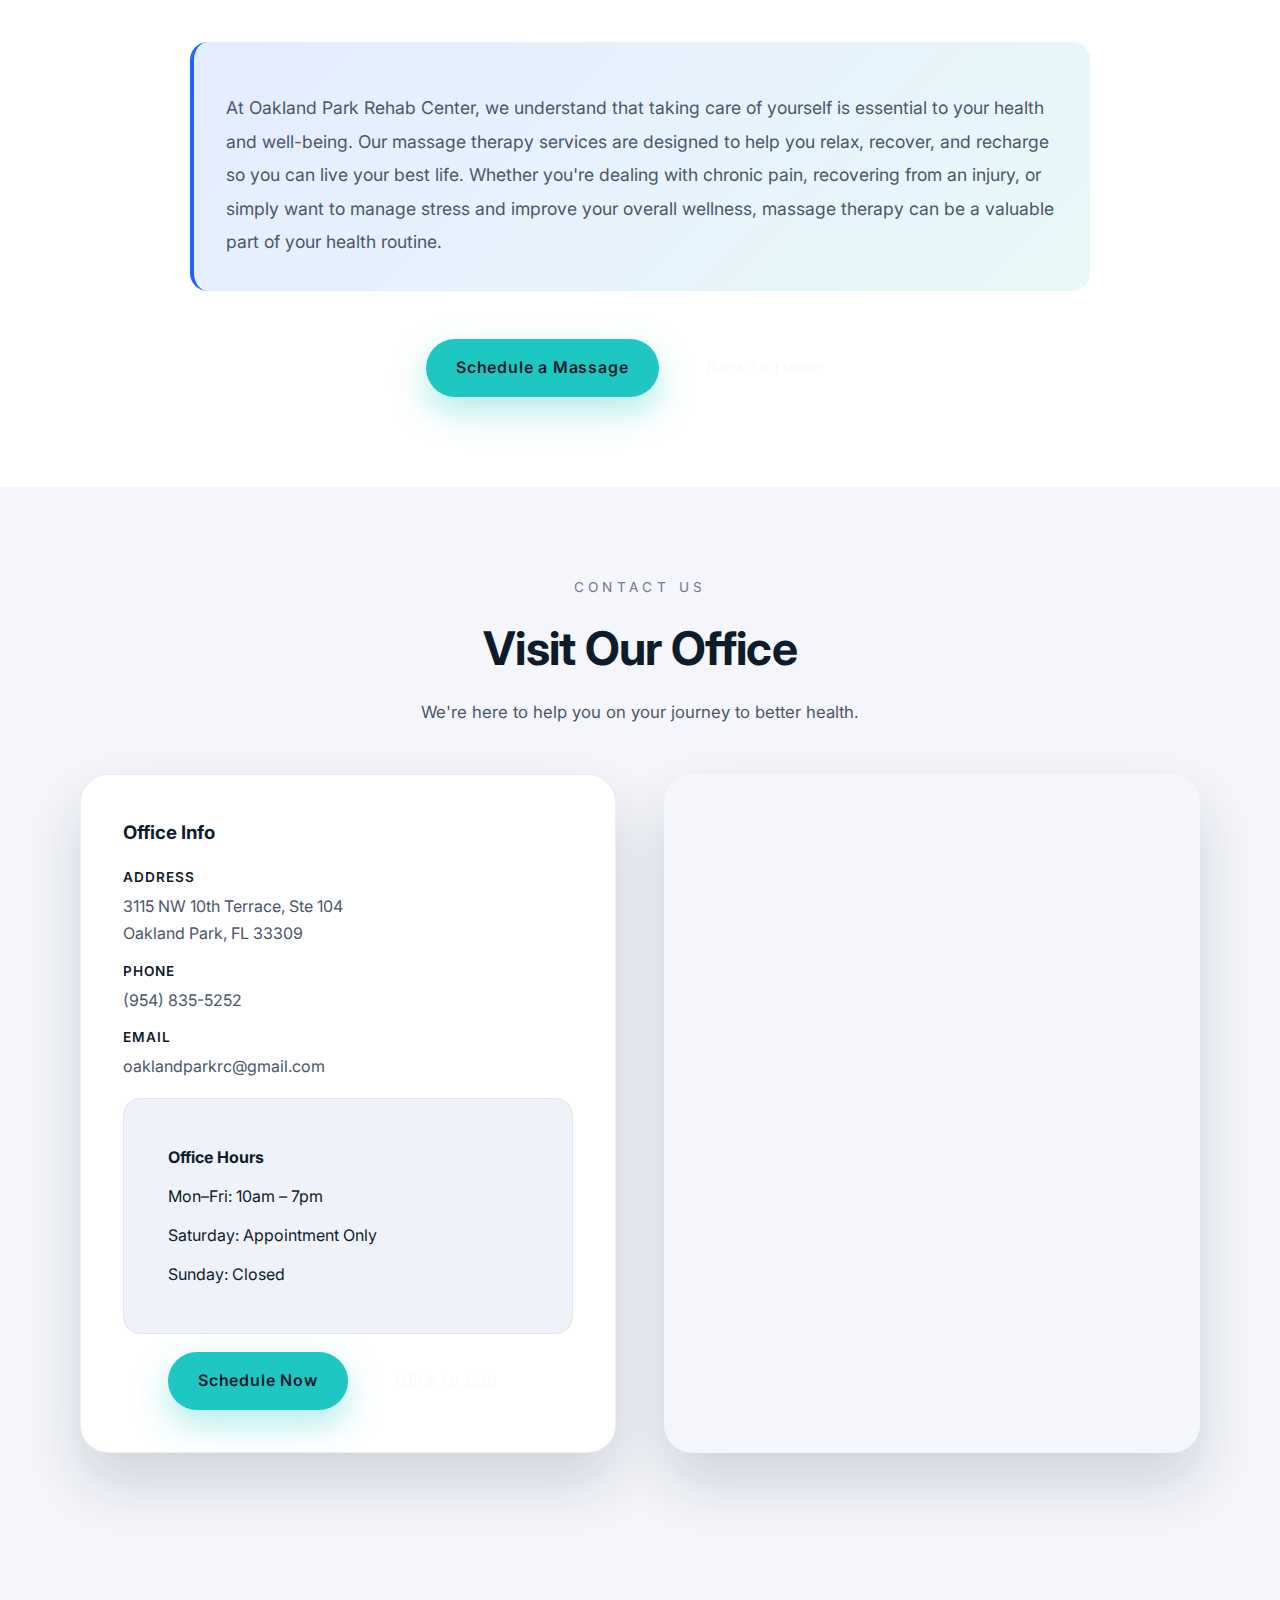
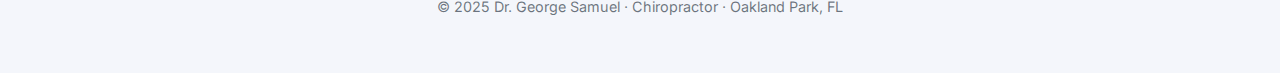
<file: massage-therapy.html>
<!DOCTYPE html>
<html lang="en">
  <head>
    <meta charset="utf-8" />
    <meta name="viewport" content="width=device-width, initial-scale=1" />
    <title>Massage Therapy | Dr. George Samuel | Oakland Park, FL</title>
    <link rel="preconnect" href="https://fonts.googleapis.com" />
    <link rel="preconnect" href="https://fonts.gstatic.com" crossorigin />
    <link
      href="https://fonts.googleapis.com/css2?family=Inter:wght@300;400;500;600;700&display=swap"
      rel="stylesheet"
    />
    <link rel="stylesheet" href="style.css" />
  </head>
  <body>
    <div class="page">
      <nav class="main-nav">
        <div class="nav-container">
          <a href="index.html" class="nav-logo"><img src="images/logo/logo.png" alt="Dr. George Samuel" /></a>
          <ul class="nav-menu">
            <li><a href="index.html">Home</a></li>
            <li><a href="index.html#services">Services</a></li>
            <li><a href="about.html">About</a></li>
          </ul>
        </div>
      </nav>
      <header class="hero">
        <div class="hero-image-wrapper">
          <img src="images/header-image.jpg" alt="Dr. George Samuel Chiropractic Care" class="hero-image" />
        </div>
        <div class="hero-grid">
          <div class="hero-text">
            <span class="hero-pill">Massage Therapy</span>
            <h1>Therapeutic Massage for Wellness</h1>
            <p>
              Professional massage therapy to reduce stress, relieve pain, and promote overall wellness.
            </p>
          </div>
        </div>
      </header>

      <main>
        <section class="section content-section">
          <div class="container">
            <p>
              Massage helps reduce stress, anxiety, pain, muscle soreness, and tension while increasing relaxation. It improves immune function, sleep, blood circulation, blood pressure, energy, alertness, flexibility, and range of motion. I think we can all agree getting a massage is hands down one of the best things we can do to help us release the stressors we accumulate through our busy days.
            </p>

            <div class="highlight-box">
              <p>
                Massage therapy is more than just a luxury—it's an essential part of maintaining your health and wellness. Regular massage can help you manage stress, reduce pain, improve sleep, enhance immune function, and boost your overall quality of life. It's an investment in your physical and mental well-being that pays dividends in how you feel and function every day.
              </p>
            </div>

            <h3>Benefits of Massage Therapy</h3>
            <ul>
              <li><strong>Stress Reduction:</strong> Massage therapy is one of the most effective ways to reduce stress and promote relaxation. The gentle pressure and rhythmic movements help calm your nervous system and reduce cortisol levels, leaving you feeling more balanced and centered.</li>
              <li><strong>Pain Relief:</strong> Therapeutic massage can help alleviate pain from various conditions, including chronic pain, headaches, and muscle soreness. By addressing muscle tension and improving circulation, massage helps your body heal naturally.</li>
              <li><strong>Improved Circulation:</strong> Massage stimulates blood flow, which helps deliver oxygen and nutrients to tissues and remove waste products from the body. This enhanced circulation supports healing and improves overall function.</li>
              <li><strong>Better Sleep:</strong> Regular massage therapy can improve sleep quality by promoting relaxation and reducing stress and anxiety. Many people find they sleep more deeply and wake feeling more refreshed after massage sessions.</li>
              <li><strong>Enhanced Immune Function:</strong> Studies have shown that massage therapy can boost immune function by increasing white blood cell count. This helps your body better defend against illness and maintain optimal health.</li>
              <li><strong>Improved Flexibility:</strong> Massage helps improve flexibility and range of motion by stretching and loosening tight muscles and connective tissue. This can help prevent injuries and improve athletic performance.</li>
              <li><strong>Energy and Alertness:</strong> While massage promotes relaxation, it can also increase energy and alertness by improving circulation and reducing fatigue. Many people feel more energized and focused after a massage session.</li>
            </ul>

            <h3>What Massage Can Help With</h3>
            
            <p>
              <strong>Muscle Soreness and Tension:</strong> Whether from exercise, work, or daily activities, muscle soreness and tension can significantly impact your quality of life. Massage therapy helps relieve muscle tension, reduce soreness, and improve muscle function. It's particularly effective for addressing tight muscles that develop from repetitive motions or prolonged positions.
            </p>

            <p>
              <strong>Anxiety and Stress:</strong> In our busy lives, stress and anxiety can build up and affect our physical and mental well-being. Massage therapy provides a natural way to reduce anxiety and promote relaxation, helping you feel more balanced and centered. The physical touch and calming environment create a space where you can let go of daily stresses and reconnect with your body.
            </p>

            <p>
              <strong>Blood Pressure Management:</strong> Regular massage therapy has been shown to help lower blood pressure. The relaxation response triggered by massage can help reduce blood pressure and promote cardiovascular health. This makes massage an excellent complementary therapy for individuals managing hypertension.
            </p>

            <p>
              <strong>Injury Recovery:</strong> Massage therapy can support recovery from injuries by improving circulation, reducing inflammation, and promoting healing in affected areas. It can also help prevent scar tissue formation and maintain flexibility during the recovery process.
            </p>

            <p>
              <strong>Headaches and Migraines:</strong> Massage therapy can be effective in reducing the frequency and intensity of headaches and migraines. By addressing muscle tension in the neck, shoulders, and head, massage can help prevent and alleviate these often debilitating conditions.
            </p>

            <h3>Why Massage Matters</h3>
            <p>
              Getting a massage is hands down one of the best things we can do to help us release the stressors we accumulate through our busy days. It's not just a luxury—it's an important part of maintaining your health and wellness. Regular massage therapy can help you manage stress, reduce pain, improve sleep, and enhance your overall quality of life.
            </p>
            <p>
              In today's fast-paced world, taking time for self-care is essential. Massage therapy provides an opportunity to slow down, connect with your body, and give yourself the care and attention you deserve. It's an investment in your physical and mental well-being that pays dividends in how you feel and function every day.
            </p>

            <div class="highlight-box">
              <p>
                At Oakland Park Rehab Center, we understand that taking care of yourself is essential to your health and well-being. Our massage therapy services are designed to help you relax, recover, and recharge so you can live your best life. Whether you're dealing with chronic pain, recovering from an injury, or simply want to manage stress and improve your overall wellness, massage therapy can be a valuable part of your health routine.
              </p>
            </div>

            <div class="cta-buttons" style="margin-top: 3rem;">
              <a class="cta primary" href="tel:+19548355252">Schedule a Massage</a>
              <a class="cta secondary" href="index.html">Back to Home</a>
            </div>
          </div>
        </section>

        <section class="section" id="contact">
          <div class="container">
            <div class="section-heading">
              <span class="eyebrow">Contact Us</span>
              <h2>Visit Our Office</h2>
              <p>We're here to help you on your journey to better health.</p>
            </div>
            <div class="contact-grid">
              <div class="contact-details">
                <h3>Office Info</h3>
                <ul class="contact-list">
                  <li>
                    <span class="contact-label">Address</span>
                    <span class="contact-value"
                      >3115 NW 10th Terrace, Ste 104<br />Oakland Park, FL 33309</span
                    >
                  </li>
                  <li>
                    <span class="contact-label">Phone</span>
                    <a class="contact-value" href="tel:+19548355252">(954) 835-5252</a>
                  </li>
                  <li>
                    <span class="contact-label">Email</span>
                    <a class="contact-value" href="mailto:oaklandparkrc@gmail.com">oaklandparkrc@gmail.com</a>
                  </li>
                </ul>
                <div class="card" style="gap: 0.75rem; box-shadow: none; border-radius: var(--radius-md); background: var(--surface-soft);">
                  <strong>Office Hours</strong>
                  <span>Mon–Fri: 10am – 7pm</span>
                  <span>Saturday: Appointment Only</span>
                  <span>Sunday: Closed</span>
                </div>
                <div class="cta-buttons">
                  <a class="cta primary" href="tel:+19548355252">Schedule Now</a>
                  <a class="cta secondary" href="tel:+19548355252">Click to Call</a>
                </div>
              </div>
              <div class="map-card">
                <iframe
                  title="Dr. George Samuel Chiropractic Location"
                  src="https://www.google.com/maps/embed?pb=!1m18!1m12!1m3!1d3587.564256423406!2d-80.160225!3d26.168877!2m3!1f0!2f0!3f0!3m2!1i1024!2i768!4f13.1!3m3!1m2!1s0x88d9079f40c56aed%3A0xa4ade6574a1a278!2s3115%20NW%2010th%20Terrace%20%23104%2C%20Oakland%20Park%2C%20FL%2033309!5e0!3m2!1sen!2sus!4v1700000000000"
                  allowfullscreen=""
                  loading="lazy"
                  referrerpolicy="no-referrer-when-downgrade"
                ></iframe>
              </div>
            </div>
          </div>
        </section>
      </main>

      <footer class="footer">
        <p>© 2025 Dr. George Samuel · Chiropractor · Oakland Park, FL</p>
      </footer>
    </div>
  </body>
</html>
</file>
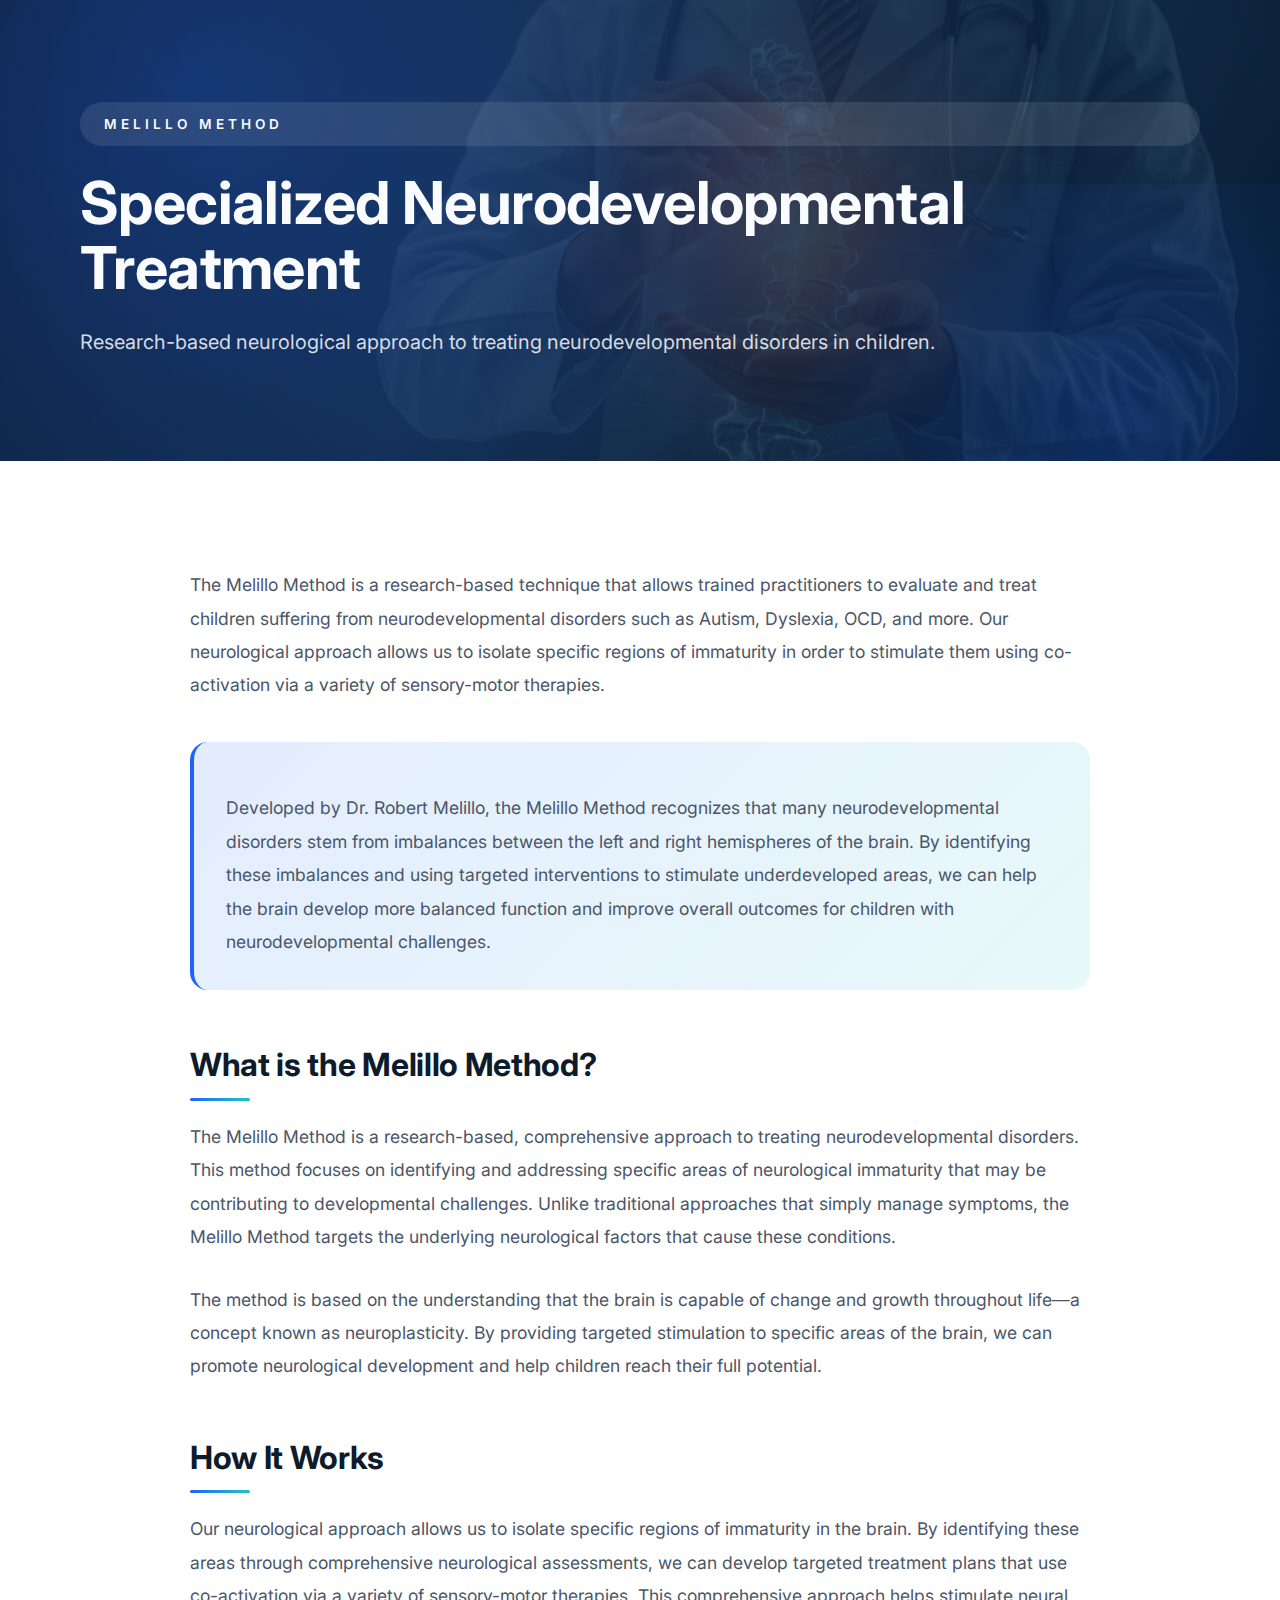
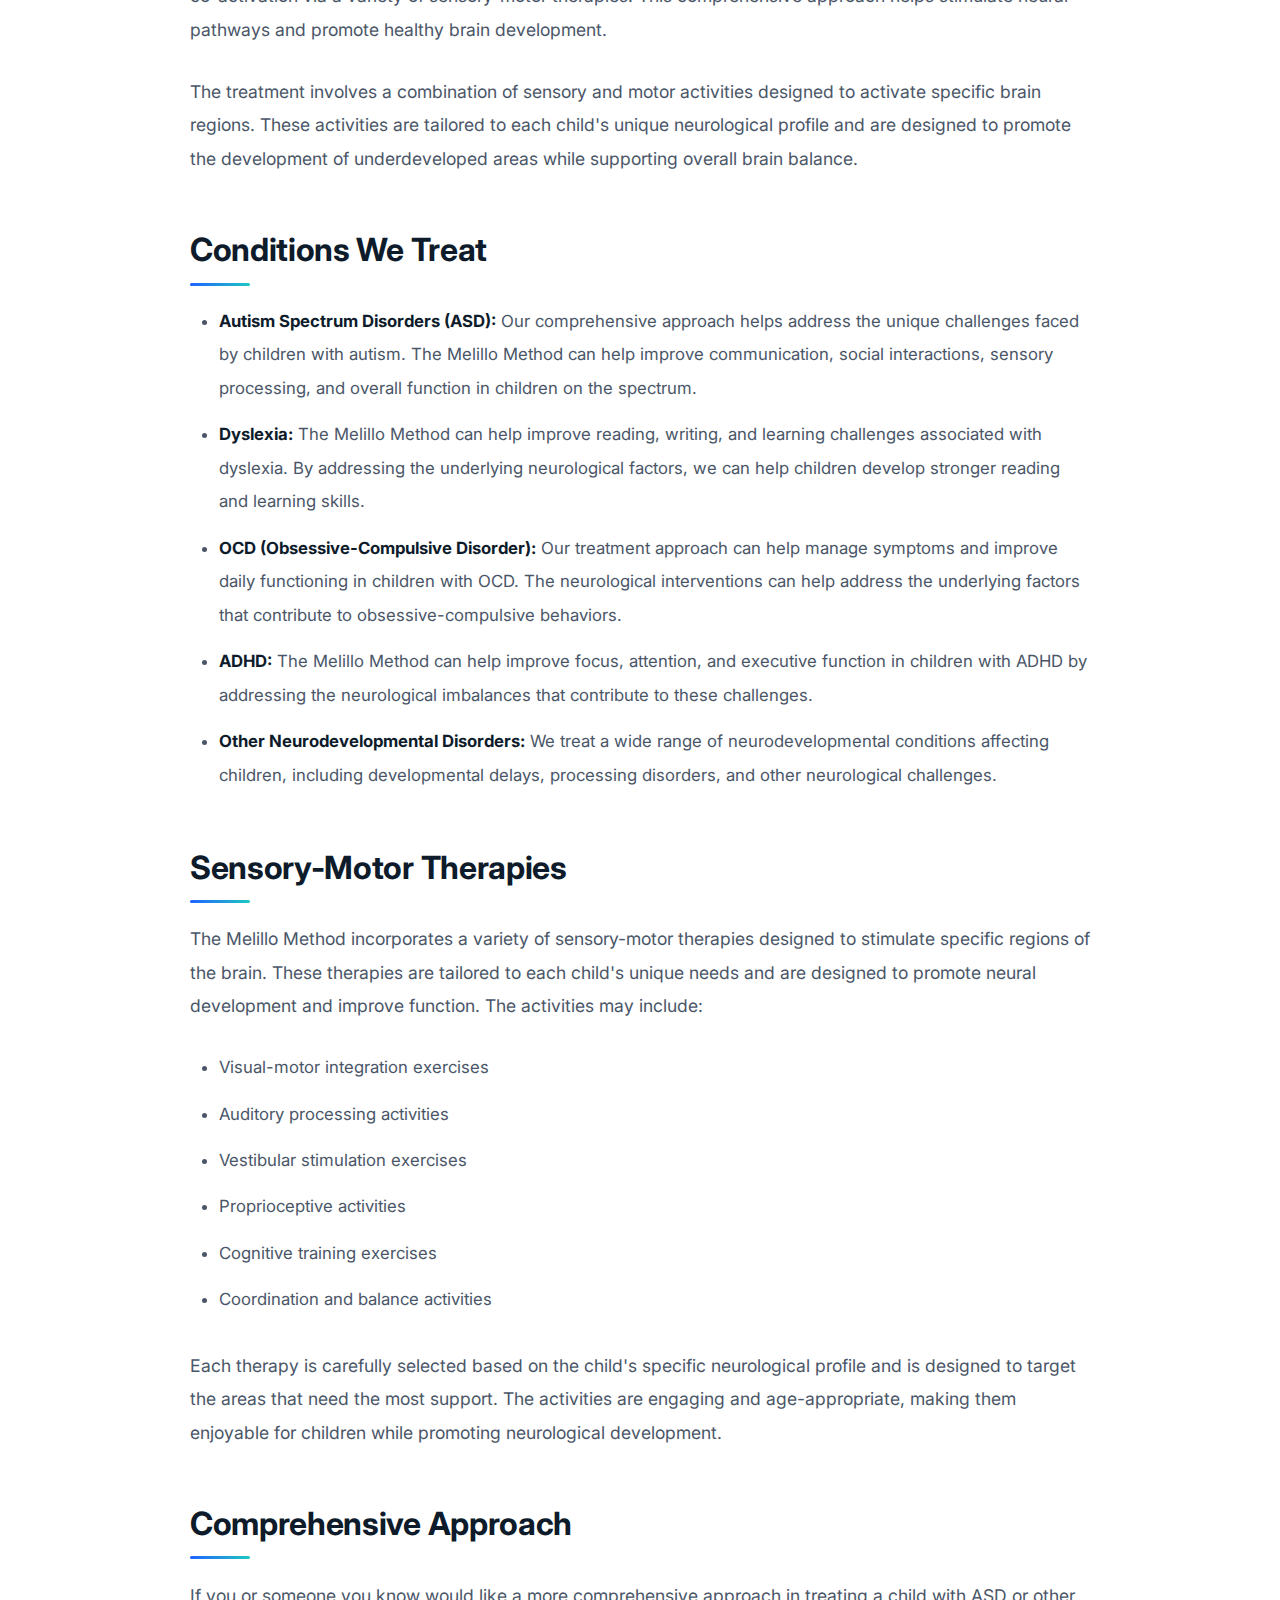
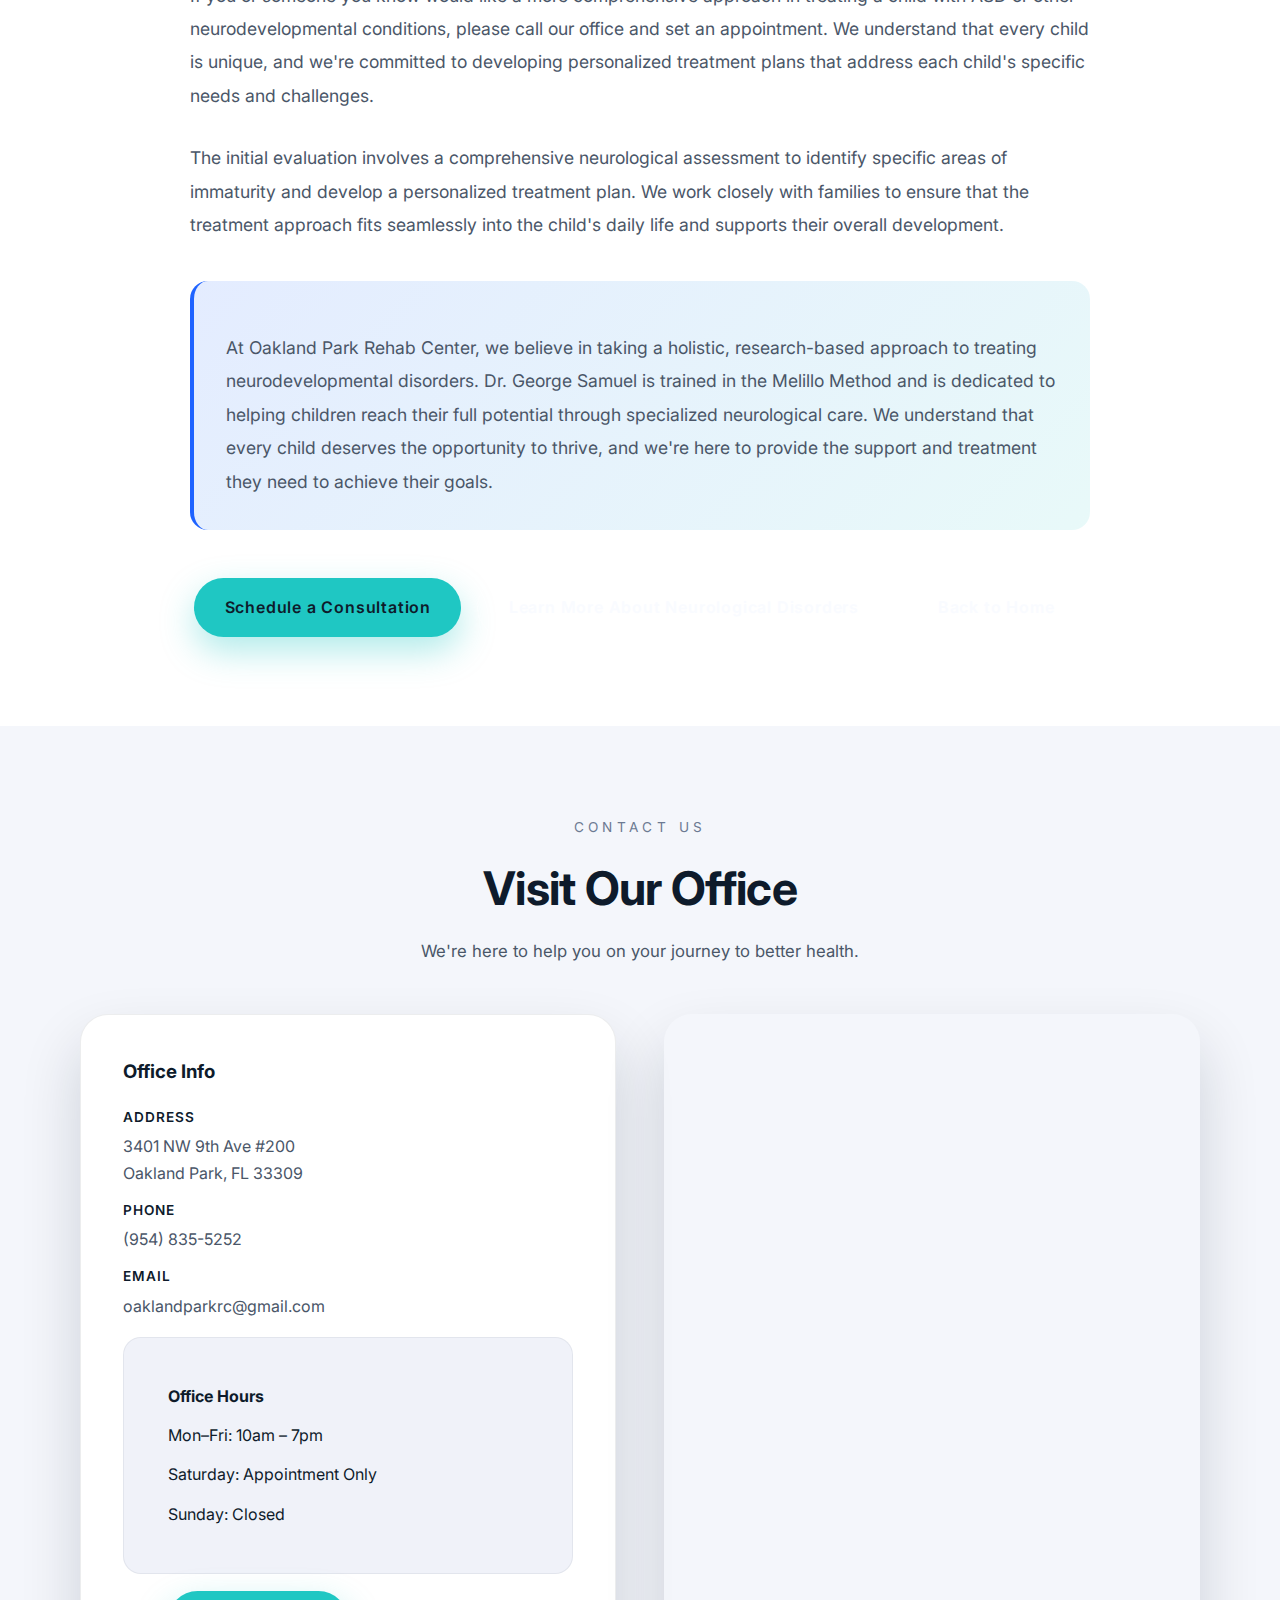
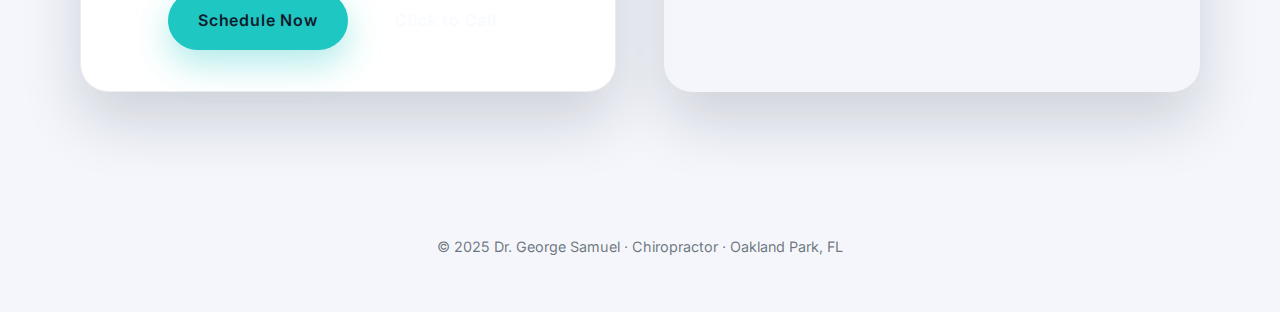
<file: melillo-method.html>
<!DOCTYPE html>
<html lang="en">
  <head>
    <meta charset="utf-8" />
    <meta name="viewport" content="width=device-width, initial-scale=1" />
    <title>Melillo Method | Dr. George Samuel | Oakland Park, FL</title>
    <link rel="preconnect" href="https://fonts.googleapis.com" />
    <link rel="preconnect" href="https://fonts.gstatic.com" crossorigin />
    <link
      href="https://fonts.googleapis.com/css2?family=Inter:wght@300;400;500;600;700&display=swap"
      rel="stylesheet"
    />
    <link rel="stylesheet" href="style.css" />
  </head>
  <body>
    <div class="page">
      <header class="hero">
        <div class="hero-image-wrapper">
          <img src="images/header-image.jpg" alt="Dr. George Samuel Chiropractic Care" class="hero-image" />
        </div>
        <div class="hero-grid">
          <div class="hero-text">
            <span class="hero-pill">Melillo Method</span>
            <h1>Specialized Neurodevelopmental Treatment</h1>
            <p>
              Research-based neurological approach to treating neurodevelopmental disorders in children.
            </p>
          </div>
        </div>
      </header>

      <main>
        <section class="section content-section">
          <div class="container">
            <p>
              The Melillo Method is a research-based technique that allows trained practitioners to evaluate and treat children suffering from neurodevelopmental disorders such as Autism, Dyslexia, OCD, and more. Our neurological approach allows us to isolate specific regions of immaturity in order to stimulate them using co-activation via a variety of sensory-motor therapies.
            </p>

            <div class="highlight-box">
              <p>
                Developed by Dr. Robert Melillo, the Melillo Method recognizes that many neurodevelopmental disorders stem from imbalances between the left and right hemispheres of the brain. By identifying these imbalances and using targeted interventions to stimulate underdeveloped areas, we can help the brain develop more balanced function and improve overall outcomes for children with neurodevelopmental challenges.
              </p>
            </div>

            <h3>What is the Melillo Method?</h3>
            <p>
              The Melillo Method is a research-based, comprehensive approach to treating neurodevelopmental disorders. This method focuses on identifying and addressing specific areas of neurological immaturity that may be contributing to developmental challenges. Unlike traditional approaches that simply manage symptoms, the Melillo Method targets the underlying neurological factors that cause these conditions.
            </p>
            <p>
              The method is based on the understanding that the brain is capable of change and growth throughout life—a concept known as neuroplasticity. By providing targeted stimulation to specific areas of the brain, we can promote neurological development and help children reach their full potential.
            </p>

            <h3>How It Works</h3>
            <p>
              Our neurological approach allows us to isolate specific regions of immaturity in the brain. By identifying these areas through comprehensive neurological assessments, we can develop targeted treatment plans that use co-activation via a variety of sensory-motor therapies. This comprehensive approach helps stimulate neural pathways and promote healthy brain development.
            </p>
            <p>
              The treatment involves a combination of sensory and motor activities designed to activate specific brain regions. These activities are tailored to each child's unique neurological profile and are designed to promote the development of underdeveloped areas while supporting overall brain balance.
            </p>

            <h3>Conditions We Treat</h3>
            <ul>
              <li><strong>Autism Spectrum Disorders (ASD):</strong> Our comprehensive approach helps address the unique challenges faced by children with autism. The Melillo Method can help improve communication, social interactions, sensory processing, and overall function in children on the spectrum.</li>
              <li><strong>Dyslexia:</strong> The Melillo Method can help improve reading, writing, and learning challenges associated with dyslexia. By addressing the underlying neurological factors, we can help children develop stronger reading and learning skills.</li>
              <li><strong>OCD (Obsessive-Compulsive Disorder):</strong> Our treatment approach can help manage symptoms and improve daily functioning in children with OCD. The neurological interventions can help address the underlying factors that contribute to obsessive-compulsive behaviors.</li>
              <li><strong>ADHD:</strong> The Melillo Method can help improve focus, attention, and executive function in children with ADHD by addressing the neurological imbalances that contribute to these challenges.</li>
              <li><strong>Other Neurodevelopmental Disorders:</strong> We treat a wide range of neurodevelopmental conditions affecting children, including developmental delays, processing disorders, and other neurological challenges.</li>
            </ul>

            <h3>Sensory-Motor Therapies</h3>
            <p>
              The Melillo Method incorporates a variety of sensory-motor therapies designed to stimulate specific regions of the brain. These therapies are tailored to each child's unique needs and are designed to promote neural development and improve function. The activities may include:
            </p>
            <ul>
              <li>Visual-motor integration exercises</li>
              <li>Auditory processing activities</li>
              <li>Vestibular stimulation exercises</li>
              <li>Proprioceptive activities</li>
              <li>Cognitive training exercises</li>
              <li>Coordination and balance activities</li>
            </ul>
            <p>
              Each therapy is carefully selected based on the child's specific neurological profile and is designed to target the areas that need the most support. The activities are engaging and age-appropriate, making them enjoyable for children while promoting neurological development.
            </p>

            <h3>Comprehensive Approach</h3>
            <p>
              If you or someone you know would like a more comprehensive approach in treating a child with ASD or other neurodevelopmental conditions, please call our office and set an appointment. We understand that every child is unique, and we're committed to developing personalized treatment plans that address each child's specific needs and challenges.
            </p>
            <p>
              The initial evaluation involves a comprehensive neurological assessment to identify specific areas of immaturity and develop a personalized treatment plan. We work closely with families to ensure that the treatment approach fits seamlessly into the child's daily life and supports their overall development.
            </p>

            <div class="highlight-box">
              <p>
                At Oakland Park Rehab Center, we believe in taking a holistic, research-based approach to treating neurodevelopmental disorders. Dr. George Samuel is trained in the Melillo Method and is dedicated to helping children reach their full potential through specialized neurological care. We understand that every child deserves the opportunity to thrive, and we're here to provide the support and treatment they need to achieve their goals.
              </p>
            </div>

            <div class="cta-buttons" style="margin-top: 3rem;">
              <a class="cta primary" href="tel:+19548355252">Schedule a Consultation</a>
              <a class="cta secondary" href="neurological-disorders.html">Learn More About Neurological Disorders</a>
              <a class="cta secondary" href="index.html">Back to Home</a>
            </div>
          </div>
        </section>

        <section class="section" id="contact">
          <div class="container">
            <div class="section-heading">
              <span class="eyebrow">Contact Us</span>
              <h2>Visit Our Office</h2>
              <p>We're here to help you on your journey to better health.</p>
            </div>
            <div class="contact-grid">
              <div class="contact-details">
                <h3>Office Info</h3>
                <ul class="contact-list">
                  <li>
                    <span class="contact-label">Address</span>
                    <span class="contact-value"
                      >3401 NW 9th Ave #200<br />Oakland Park, FL 33309</span
                    >
                  </li>
                  <li>
                    <span class="contact-label">Phone</span>
                    <a class="contact-value" href="tel:+19548355252">(954) 835-5252</a>
                  </li>
                  <li>
                    <span class="contact-label">Email</span>
                    <a class="contact-value" href="mailto:oaklandparkrc@gmail.com">oaklandparkrc@gmail.com</a>
                  </li>
                </ul>
                <div class="card" style="gap: 0.75rem; box-shadow: none; border-radius: var(--radius-md); background: var(--surface-soft);">
                  <strong>Office Hours</strong>
                  <span>Mon–Fri: 10am – 7pm</span>
                  <span>Saturday: Appointment Only</span>
                  <span>Sunday: Closed</span>
                </div>
                <div class="cta-buttons">
                  <a class="cta primary" href="tel:+19548355252">Schedule Now</a>
                  <a class="cta secondary" href="tel:+19548355252">Click to Call</a>
                </div>
              </div>
              <div class="map-card">
                <iframe
                  title="Dr. George Samuel Chiropractic Location"
                  src="https://www.google.com/maps/embed?pb=!1m18!1m12!1m3!1d3587.564256423406!2d-80.160225!3d26.168877!2m3!1f0!2f0!3f0!3m2!1i1024!2i768!4f13.1!3m3!1m2!1s0x88d9079f40c56aed%3A0xa4ade6574a1a278!2s3401%20NW%209th%20Ave%20%23200%2C%20Oakland%20Park%2C%20FL%2033309!5e0!3m2!1sen!2sus!4v1700000000000"
                  allowfullscreen=""
                  loading="lazy"
                  referrerpolicy="no-referrer-when-downgrade"
                ></iframe>
              </div>
            </div>
          </div>
        </section>
      </main>

      <footer class="footer">
        <p>© 2025 Dr. George Samuel · Chiropractor · Oakland Park, FL</p>
      </footer>
    </div>
  </body>
</html>
</file>
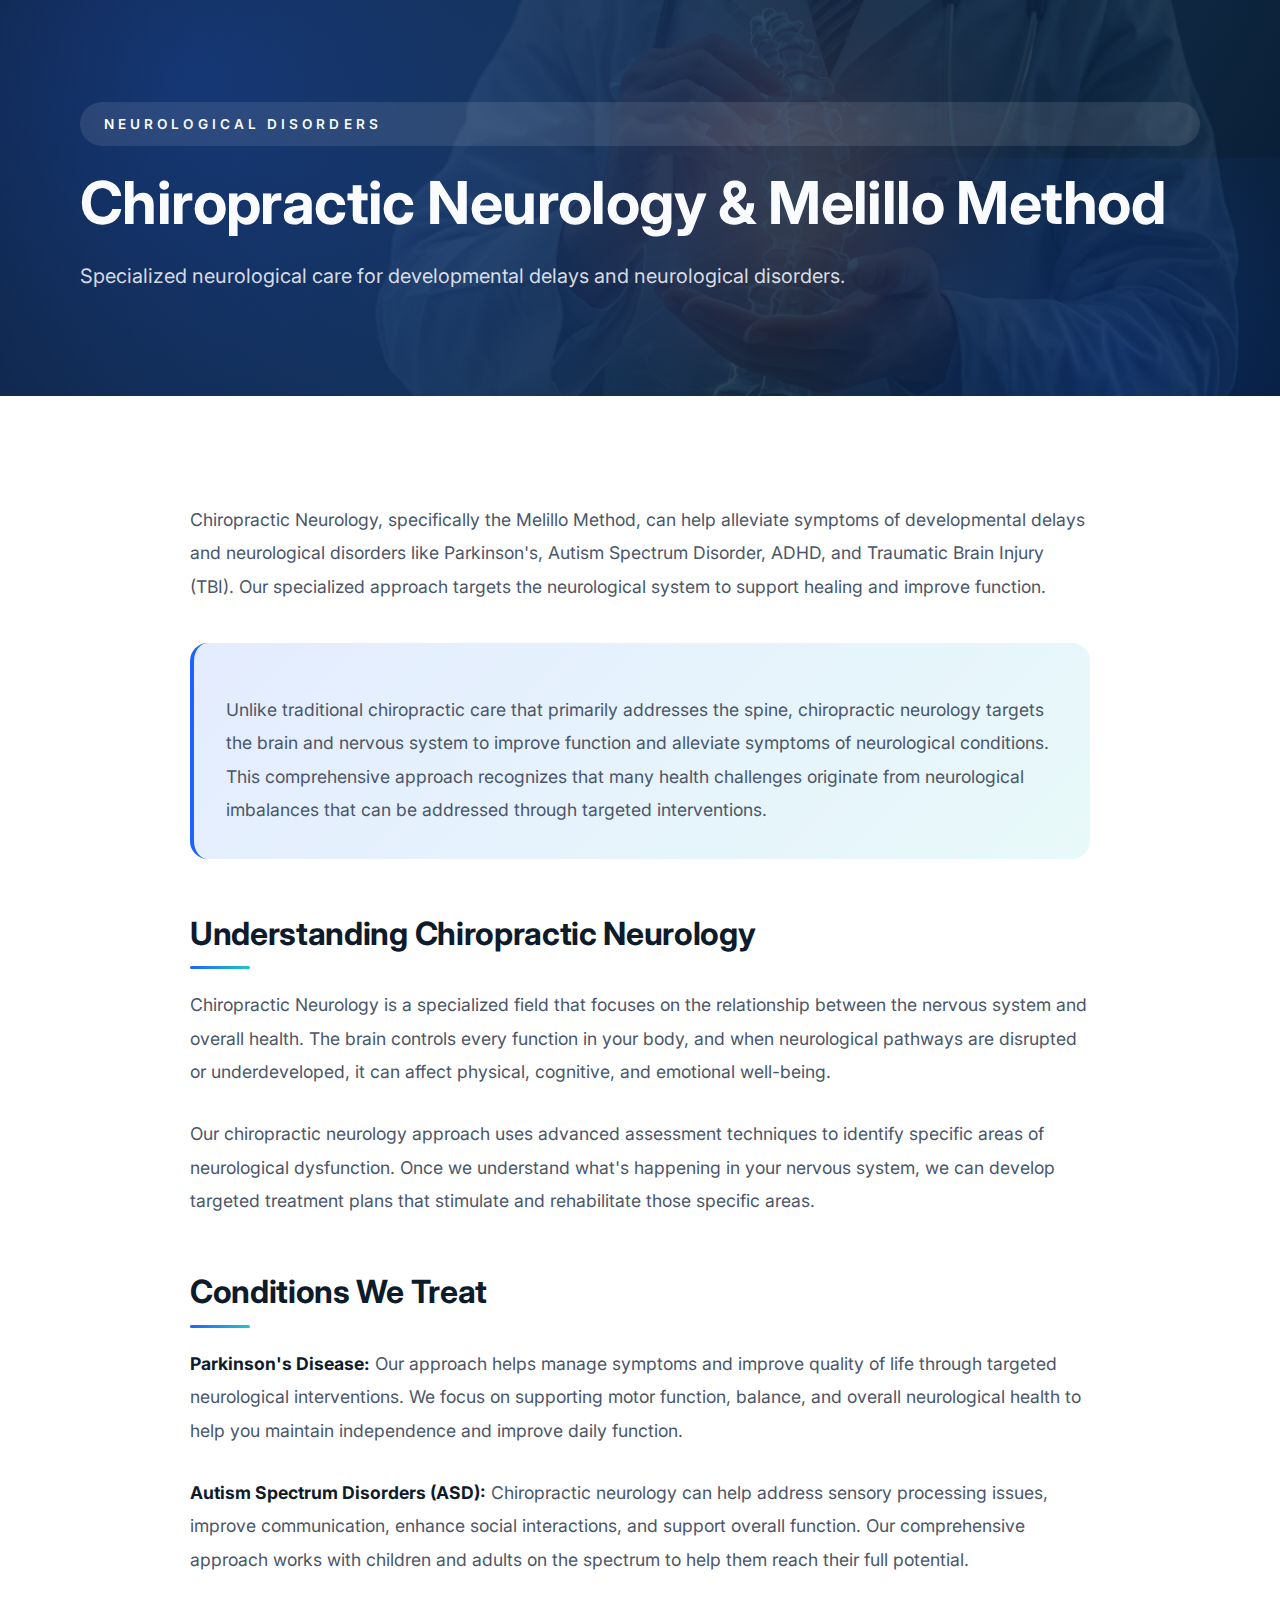
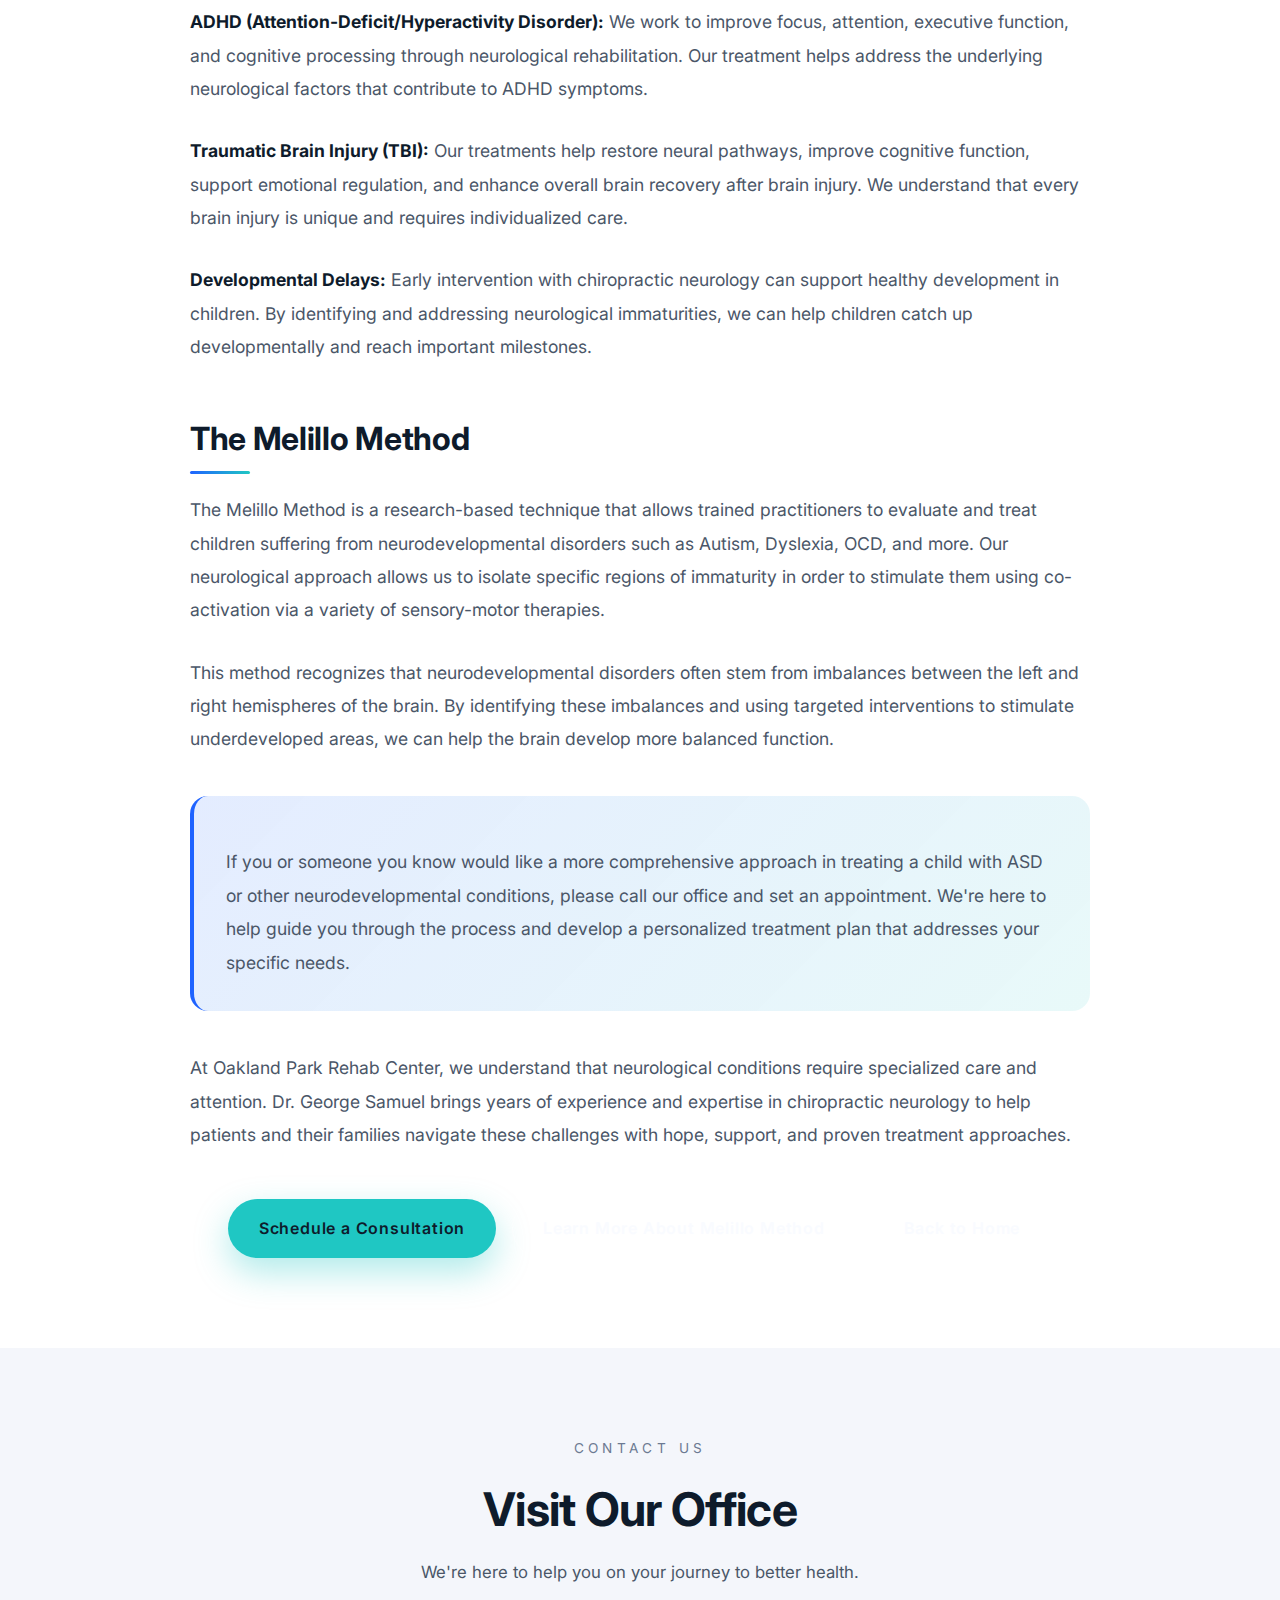
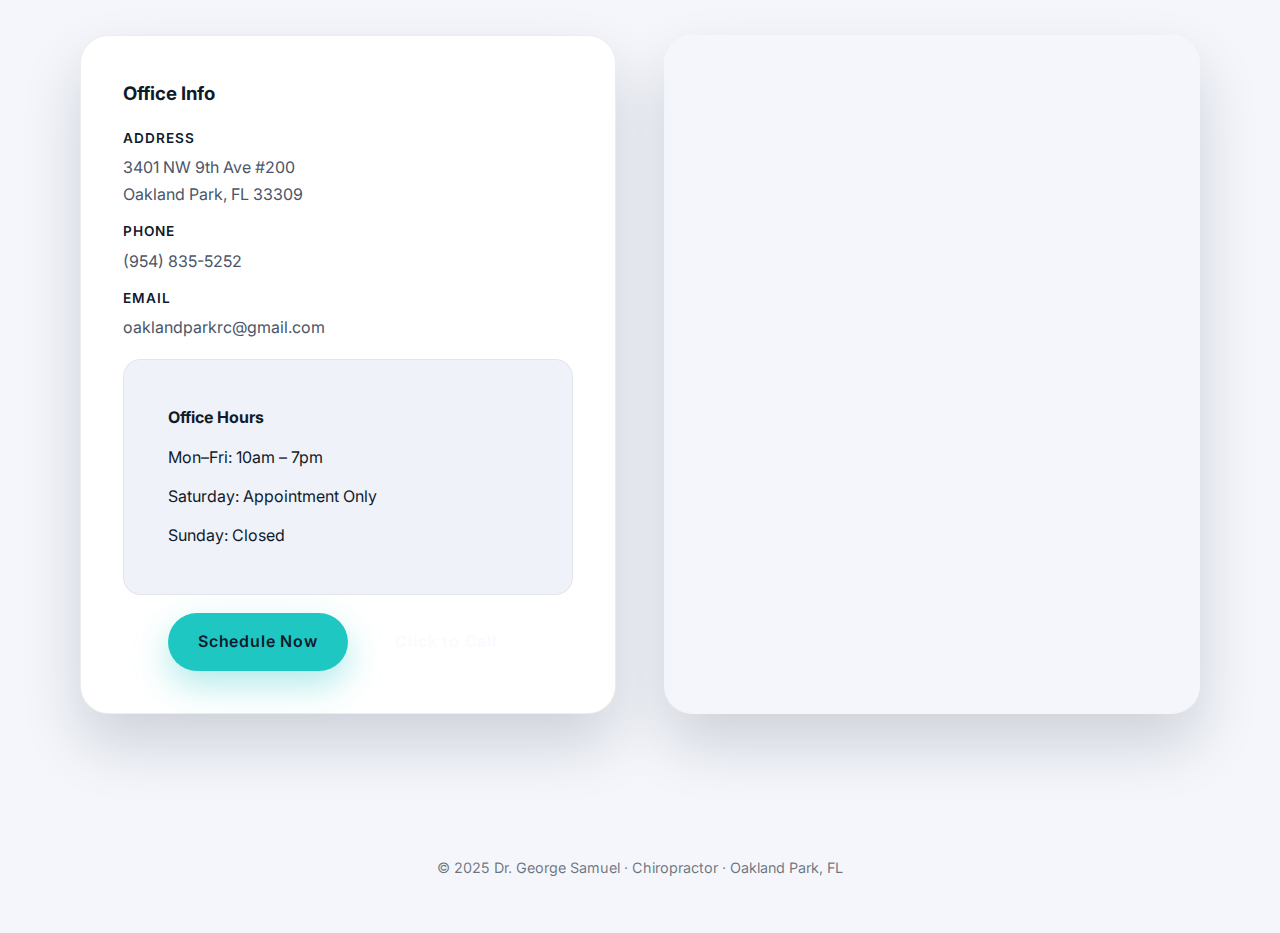
<file: neurological-disorders.html>
<!DOCTYPE html>
<html lang="en">
  <head>
    <meta charset="utf-8" />
    <meta name="viewport" content="width=device-width, initial-scale=1" />
    <title>Neurological Disorders | Dr. George Samuel | Oakland Park, FL</title>
    <link rel="preconnect" href="https://fonts.googleapis.com" />
    <link rel="preconnect" href="https://fonts.gstatic.com" crossorigin />
    <link
      href="https://fonts.googleapis.com/css2?family=Inter:wght@300;400;500;600;700&display=swap"
      rel="stylesheet"
    />
    <link rel="stylesheet" href="style.css" />
  </head>
  <body>
    <div class="page">
      <header class="hero">
        <div class="hero-image-wrapper">
          <img src="images/header-image.jpg" alt="Dr. George Samuel Chiropractic Care" class="hero-image" />
        </div>
        <div class="hero-grid">
          <div class="hero-text">
            <span class="hero-pill">Neurological Disorders</span>
            <h1>Chiropractic Neurology & Melillo Method</h1>
            <p>
              Specialized neurological care for developmental delays and neurological disorders.
            </p>
          </div>
        </div>
      </header>

      <main>
        <section class="section content-section">
          <div class="container">
            <p>
              Chiropractic Neurology, specifically the Melillo Method, can help alleviate symptoms of developmental delays and neurological disorders like Parkinson's, Autism Spectrum Disorder, ADHD, and Traumatic Brain Injury (TBI). Our specialized approach targets the neurological system to support healing and improve function.
            </p>

            <div class="highlight-box">
              <p>
                Unlike traditional chiropractic care that primarily addresses the spine, chiropractic neurology targets the brain and nervous system to improve function and alleviate symptoms of neurological conditions. This comprehensive approach recognizes that many health challenges originate from neurological imbalances that can be addressed through targeted interventions.
              </p>
            </div>

            <h3>Understanding Chiropractic Neurology</h3>
            <p>
              Chiropractic Neurology is a specialized field that focuses on the relationship between the nervous system and overall health. The brain controls every function in your body, and when neurological pathways are disrupted or underdeveloped, it can affect physical, cognitive, and emotional well-being.
            </p>
            <p>
              Our chiropractic neurology approach uses advanced assessment techniques to identify specific areas of neurological dysfunction. Once we understand what's happening in your nervous system, we can develop targeted treatment plans that stimulate and rehabilitate those specific areas.
            </p>

            <h3>Conditions We Treat</h3>
            
            <p>
              <strong>Parkinson's Disease:</strong> Our approach helps manage symptoms and improve quality of life through targeted neurological interventions. We focus on supporting motor function, balance, and overall neurological health to help you maintain independence and improve daily function.
            </p>

            <p>
              <strong>Autism Spectrum Disorders (ASD):</strong> Chiropractic neurology can help address sensory processing issues, improve communication, enhance social interactions, and support overall function. Our comprehensive approach works with children and adults on the spectrum to help them reach their full potential.
            </p>

            <p>
              <strong>ADHD (Attention-Deficit/Hyperactivity Disorder):</strong> We work to improve focus, attention, executive function, and cognitive processing through neurological rehabilitation. Our treatment helps address the underlying neurological factors that contribute to ADHD symptoms.
            </p>

            <p>
              <strong>Traumatic Brain Injury (TBI):</strong> Our treatments help restore neural pathways, improve cognitive function, support emotional regulation, and enhance overall brain recovery after brain injury. We understand that every brain injury is unique and requires individualized care.
            </p>

            <p>
              <strong>Developmental Delays:</strong> Early intervention with chiropractic neurology can support healthy development in children. By identifying and addressing neurological immaturities, we can help children catch up developmentally and reach important milestones.
            </p>

            <h3>The Melillo Method</h3>
            <p>
              The Melillo Method is a research-based technique that allows trained practitioners to evaluate and treat children suffering from neurodevelopmental disorders such as Autism, Dyslexia, OCD, and more. Our neurological approach allows us to isolate specific regions of immaturity in order to stimulate them using co-activation via a variety of sensory-motor therapies.
            </p>
            <p>
              This method recognizes that neurodevelopmental disorders often stem from imbalances between the left and right hemispheres of the brain. By identifying these imbalances and using targeted interventions to stimulate underdeveloped areas, we can help the brain develop more balanced function.
            </p>

            <div class="highlight-box">
              <p>
                If you or someone you know would like a more comprehensive approach in treating a child with ASD or other neurodevelopmental conditions, please call our office and set an appointment. We're here to help guide you through the process and develop a personalized treatment plan that addresses your specific needs.
              </p>
            </div>

            <p>
              At Oakland Park Rehab Center, we understand that neurological conditions require specialized care and attention. Dr. George Samuel brings years of experience and expertise in chiropractic neurology to help patients and their families navigate these challenges with hope, support, and proven treatment approaches.
            </p>

            <div class="cta-buttons" style="margin-top: 3rem;">
              <a class="cta primary" href="tel:+19548355252">Schedule a Consultation</a>
              <a class="cta secondary" href="melillo-method.html">Learn More About Melillo Method</a>
              <a class="cta secondary" href="index.html">Back to Home</a>
            </div>
          </div>
        </section>

        <section class="section" id="contact">
          <div class="container">
            <div class="section-heading">
              <span class="eyebrow">Contact Us</span>
              <h2>Visit Our Office</h2>
              <p>We're here to help you on your journey to better health.</p>
            </div>
            <div class="contact-grid">
              <div class="contact-details">
                <h3>Office Info</h3>
                <ul class="contact-list">
                  <li>
                    <span class="contact-label">Address</span>
                    <span class="contact-value"
                      >3401 NW 9th Ave #200<br />Oakland Park, FL 33309</span
                    >
                  </li>
                  <li>
                    <span class="contact-label">Phone</span>
                    <a class="contact-value" href="tel:+19548355252">(954) 835-5252</a>
                  </li>
                  <li>
                    <span class="contact-label">Email</span>
                    <a class="contact-value" href="mailto:oaklandparkrc@gmail.com">oaklandparkrc@gmail.com</a>
                  </li>
                </ul>
                <div class="card" style="gap: 0.75rem; box-shadow: none; border-radius: var(--radius-md); background: var(--surface-soft);">
                  <strong>Office Hours</strong>
                  <span>Mon–Fri: 10am – 7pm</span>
                  <span>Saturday: Appointment Only</span>
                  <span>Sunday: Closed</span>
                </div>
                <div class="cta-buttons">
                  <a class="cta primary" href="tel:+19548355252">Schedule Now</a>
                  <a class="cta secondary" href="tel:+19548355252">Click to Call</a>
                </div>
              </div>
              <div class="map-card">
                <iframe
                  title="Dr. George Samuel Chiropractic Location"
                  src="https://www.google.com/maps/embed?pb=!1m18!1m12!1m3!1d3587.564256423406!2d-80.160225!3d26.168877!2m3!1f0!2f0!3f0!3m2!1i1024!2i768!4f13.1!3m3!1m2!1s0x88d9079f40c56aed%3A0xa4ade6574a1a278!2s3401%20NW%209th%20Ave%20%23200%2C%20Oakland%20Park%2C%20FL%2033309!5e0!3m2!1sen!2sus!4v1700000000000"
                  allowfullscreen=""
                  loading="lazy"
                  referrerpolicy="no-referrer-when-downgrade"
                ></iframe>
              </div>
            </div>
          </div>
        </section>
      </main>

      <footer class="footer">
        <p>© 2025 Dr. George Samuel · Chiropractor · Oakland Park, FL</p>
      </footer>
    </div>
  </body>
</html>
</file>
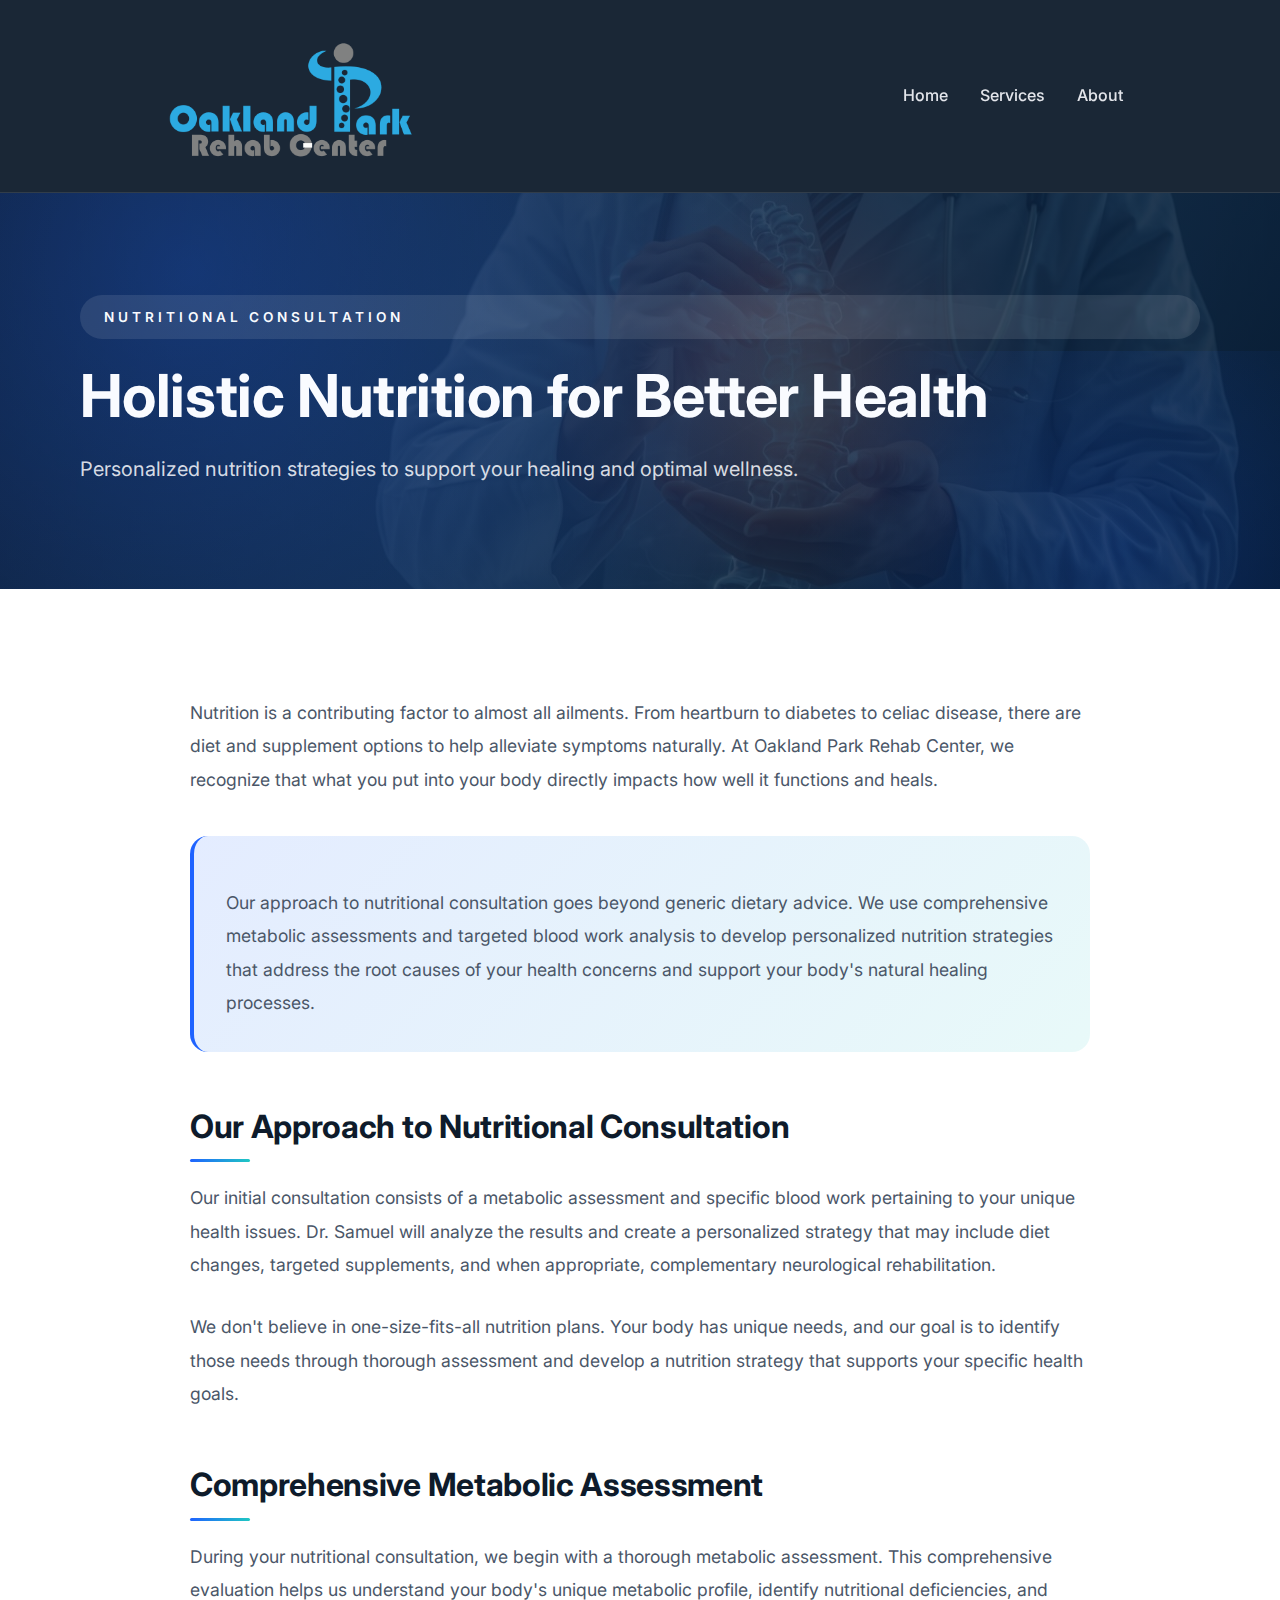
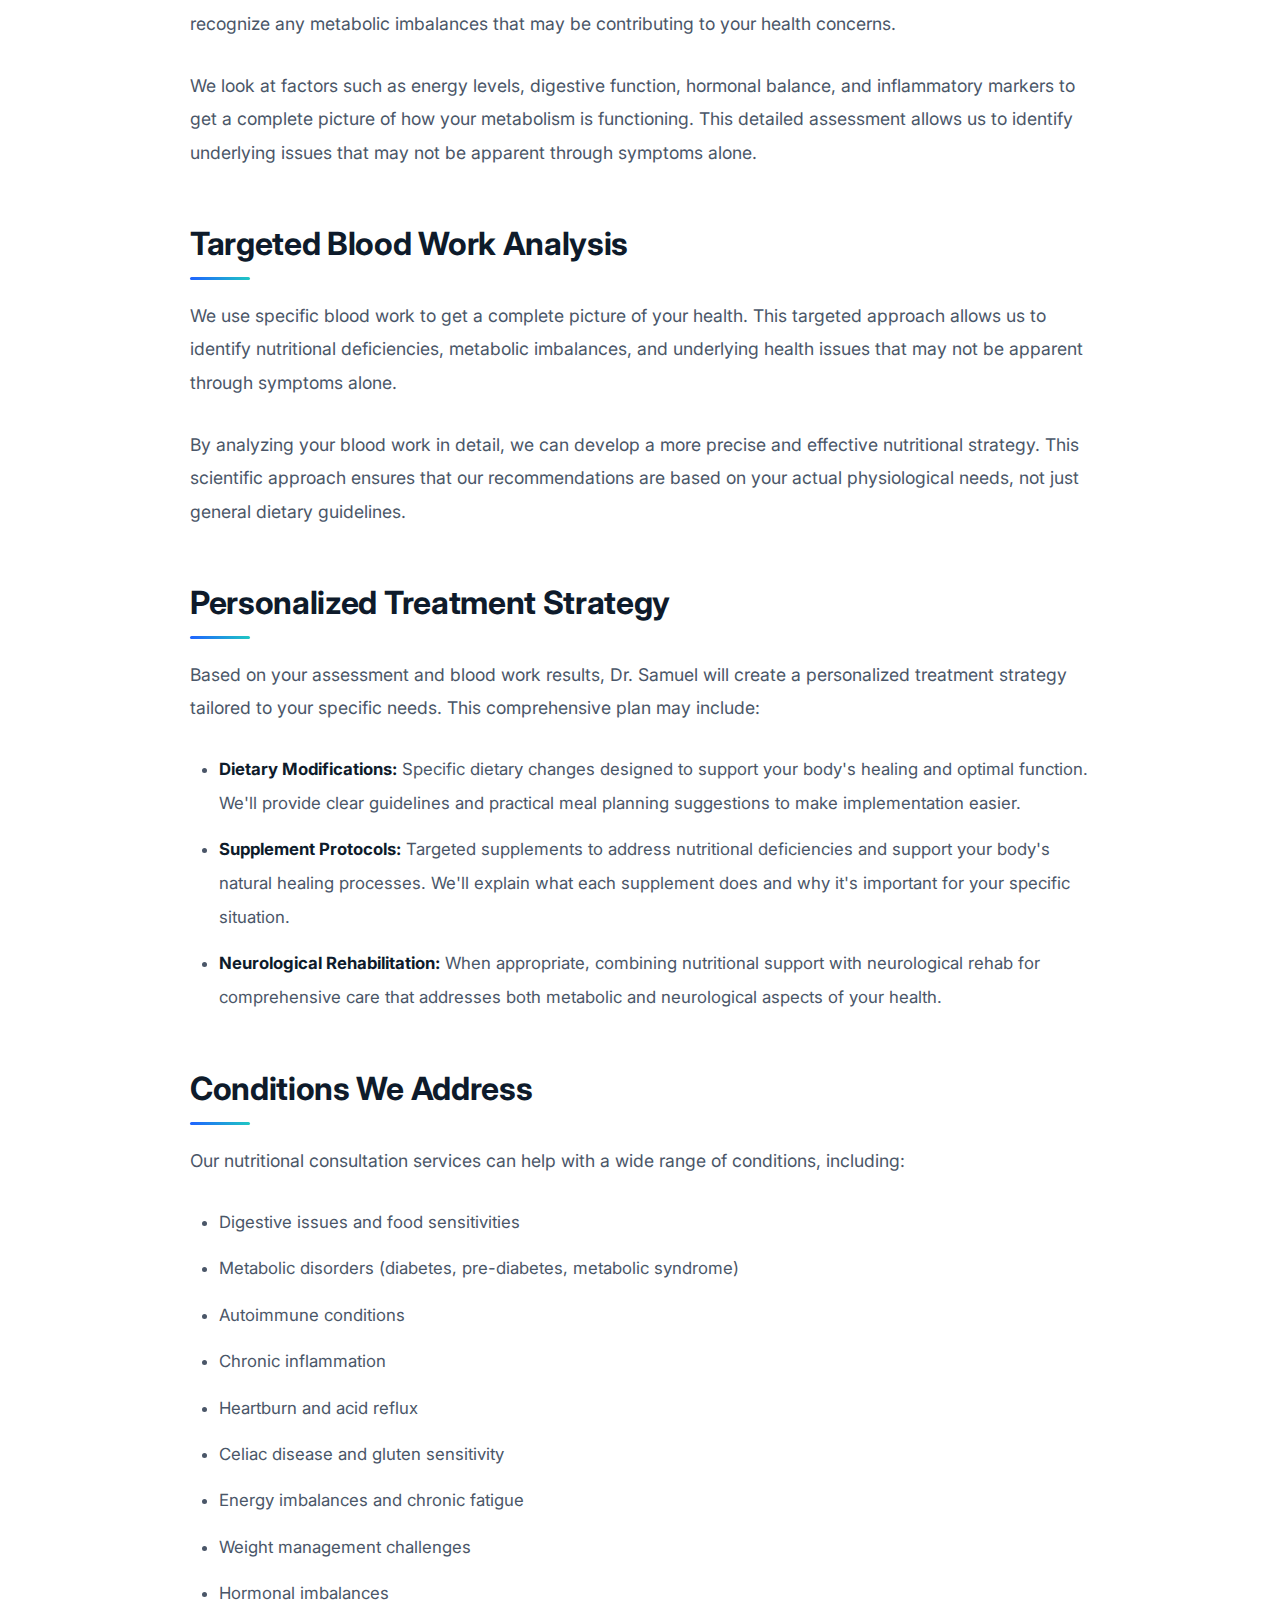
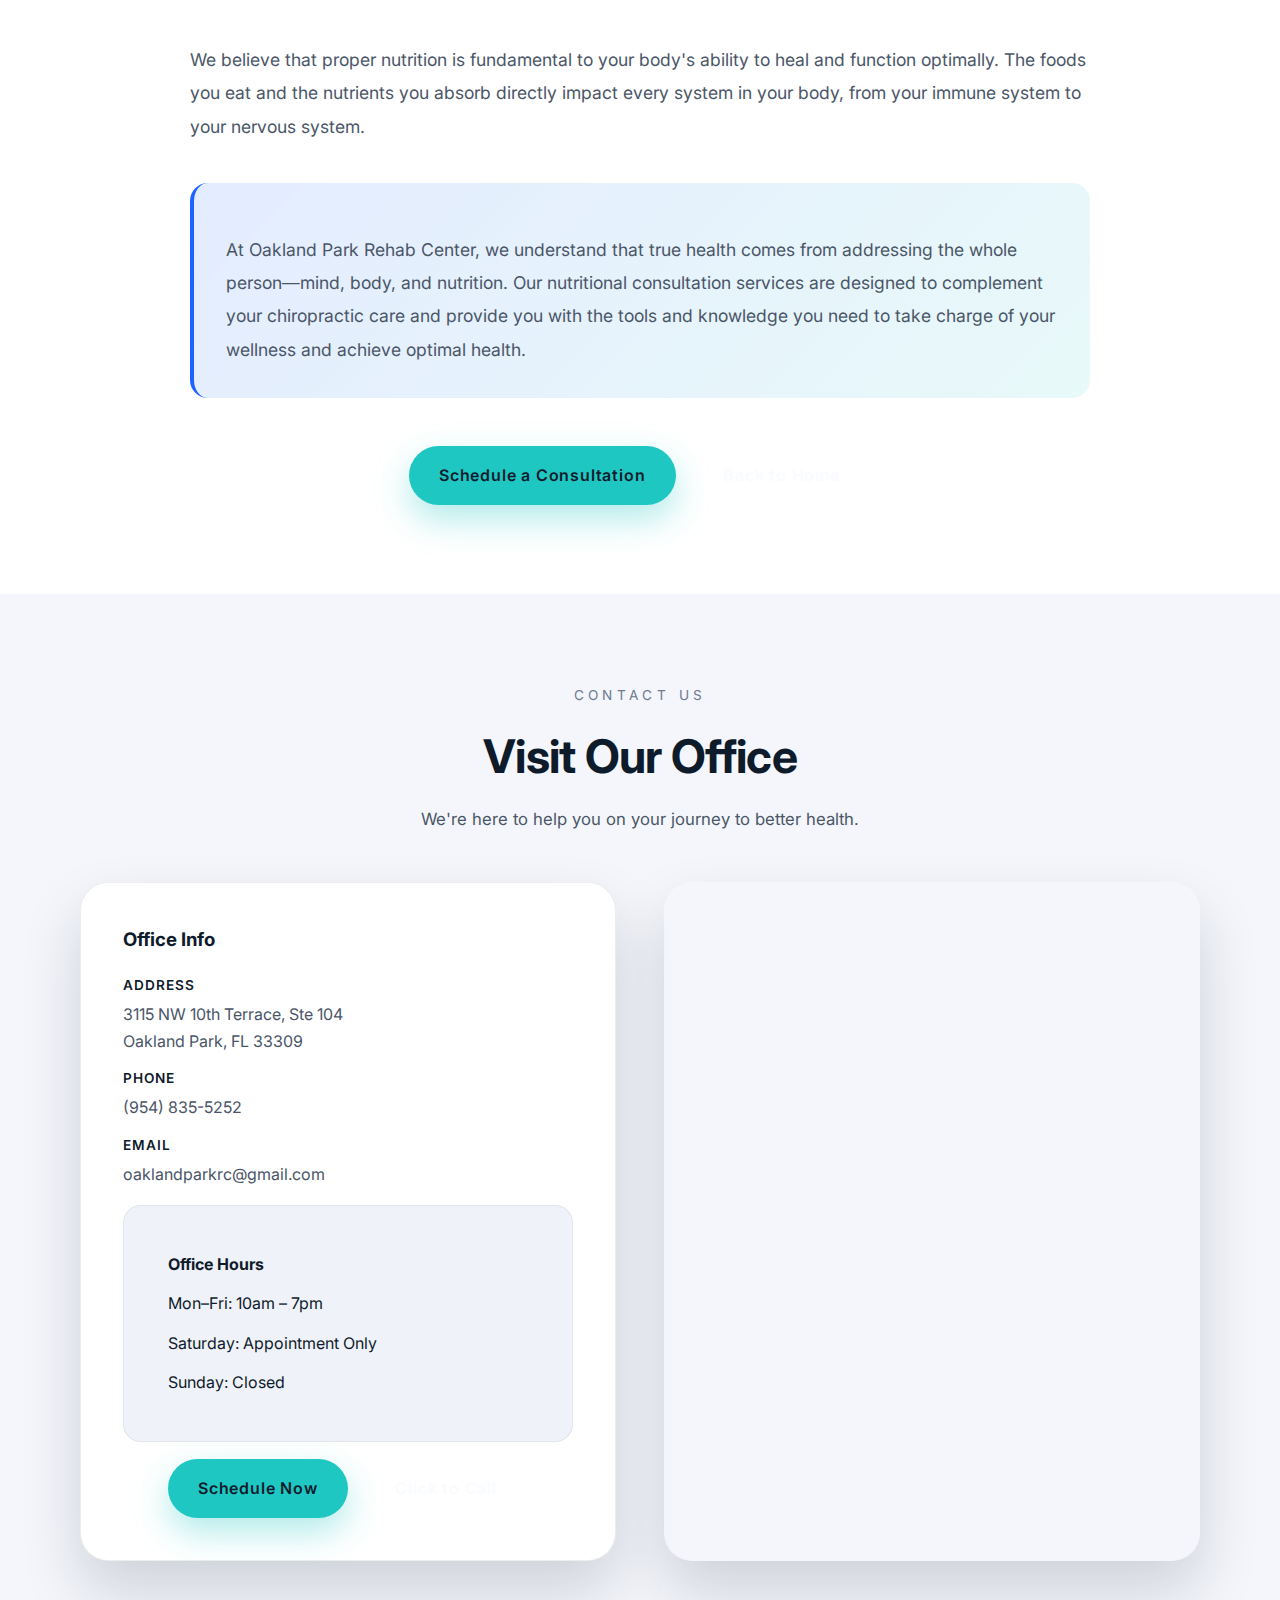
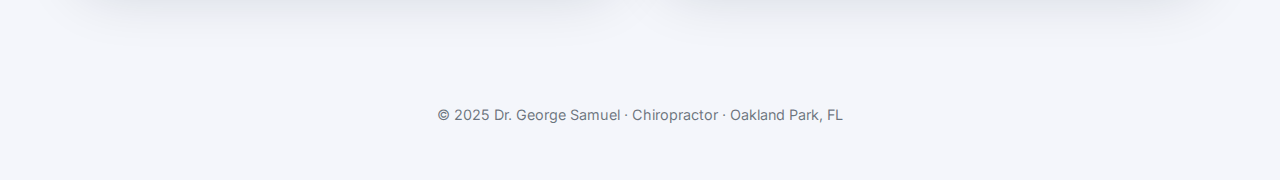
<file: nutritional-consultation.html>
<!DOCTYPE html>
<html lang="en">
  <head>
    <meta charset="utf-8" />
    <meta name="viewport" content="width=device-width, initial-scale=1" />
    <title>Nutritional Consultation | Dr. George Samuel | Oakland Park, FL</title>
    <link rel="preconnect" href="https://fonts.googleapis.com" />
    <link rel="preconnect" href="https://fonts.gstatic.com" crossorigin />
    <link
      href="https://fonts.googleapis.com/css2?family=Inter:wght@300;400;500;600;700&display=swap"
      rel="stylesheet"
    />
    <link rel="stylesheet" href="style.css" />
  </head>
  <body>
    <div class="page">
      <nav class="main-nav">
        <div class="nav-container">
          <a href="index.html" class="nav-logo"><img src="images/logo/logo.png" alt="Dr. George Samuel" /></a>
          <ul class="nav-menu">
            <li><a href="index.html">Home</a></li>
            <li><a href="index.html#services">Services</a></li>
            <li><a href="about.html">About</a></li>
          </ul>
        </div>
      </nav>
      <header class="hero">
        <div class="hero-image-wrapper">
          <img src="images/header-image.jpg" alt="Dr. George Samuel Chiropractic Care" class="hero-image" />
        </div>
        <div class="hero-grid">
          <div class="hero-text">
            <span class="hero-pill">Nutritional Consultation</span>
            <h1>Holistic Nutrition for Better Health</h1>
            <p>
              Personalized nutrition strategies to support your healing and optimal wellness.
            </p>
          </div>
        </div>
      </header>

      <main>
        <section class="section content-section">
          <div class="container">
            <p>
              Nutrition is a contributing factor to almost all ailments. From heartburn to diabetes to celiac disease, there are diet and supplement options to help alleviate symptoms naturally. At Oakland Park Rehab Center, we recognize that what you put into your body directly impacts how well it functions and heals.
            </p>

            <div class="highlight-box">
              <p>
                Our approach to nutritional consultation goes beyond generic dietary advice. We use comprehensive metabolic assessments and targeted blood work analysis to develop personalized nutrition strategies that address the root causes of your health concerns and support your body's natural healing processes.
              </p>
            </div>

            <h3>Our Approach to Nutritional Consultation</h3>
            <p>
              Our initial consultation consists of a metabolic assessment and specific blood work pertaining to your unique health issues. Dr. Samuel will analyze the results and create a personalized strategy that may include diet changes, targeted supplements, and when appropriate, complementary neurological rehabilitation.
            </p>
            <p>
              We don't believe in one-size-fits-all nutrition plans. Your body has unique needs, and our goal is to identify those needs through thorough assessment and develop a nutrition strategy that supports your specific health goals.
            </p>

            <h3>Comprehensive Metabolic Assessment</h3>
            <p>
              During your nutritional consultation, we begin with a thorough metabolic assessment. This comprehensive evaluation helps us understand your body's unique metabolic profile, identify nutritional deficiencies, and recognize any metabolic imbalances that may be contributing to your health concerns.
            </p>
            <p>
              We look at factors such as energy levels, digestive function, hormonal balance, and inflammatory markers to get a complete picture of how your metabolism is functioning. This detailed assessment allows us to identify underlying issues that may not be apparent through symptoms alone.
            </p>

            <h3>Targeted Blood Work Analysis</h3>
            <p>
              We use specific blood work to get a complete picture of your health. This targeted approach allows us to identify nutritional deficiencies, metabolic imbalances, and underlying health issues that may not be apparent through symptoms alone.
            </p>
            <p>
              By analyzing your blood work in detail, we can develop a more precise and effective nutritional strategy. This scientific approach ensures that our recommendations are based on your actual physiological needs, not just general dietary guidelines.
            </p>

            <h3>Personalized Treatment Strategy</h3>
            <p>
              Based on your assessment and blood work results, Dr. Samuel will create a personalized treatment strategy tailored to your specific needs. This comprehensive plan may include:
            </p>

            <ul>
              <li><strong>Dietary Modifications:</strong> Specific dietary changes designed to support your body's healing and optimal function. We'll provide clear guidelines and practical meal planning suggestions to make implementation easier.</li>
              <li><strong>Supplement Protocols:</strong> Targeted supplements to address nutritional deficiencies and support your body's natural healing processes. We'll explain what each supplement does and why it's important for your specific situation.</li>
              <li><strong>Neurological Rehabilitation:</strong> When appropriate, combining nutritional support with neurological rehab for comprehensive care that addresses both metabolic and neurological aspects of your health.</li>
            </ul>

            <h3>Conditions We Address</h3>
            <p>
              Our nutritional consultation services can help with a wide range of conditions, including:
            </p>
            <ul>
              <li>Digestive issues and food sensitivities</li>
              <li>Metabolic disorders (diabetes, pre-diabetes, metabolic syndrome)</li>
              <li>Autoimmune conditions</li>
              <li>Chronic inflammation</li>
              <li>Heartburn and acid reflux</li>
              <li>Celiac disease and gluten sensitivity</li>
              <li>Energy imbalances and chronic fatigue</li>
              <li>Weight management challenges</li>
              <li>Hormonal imbalances</li>
            </ul>

            <p>
              We believe that proper nutrition is fundamental to your body's ability to heal and function optimally. The foods you eat and the nutrients you absorb directly impact every system in your body, from your immune system to your nervous system.
            </p>

            <div class="highlight-box">
              <p>
                At Oakland Park Rehab Center, we understand that true health comes from addressing the whole person—mind, body, and nutrition. Our nutritional consultation services are designed to complement your chiropractic care and provide you with the tools and knowledge you need to take charge of your wellness and achieve optimal health.
              </p>
            </div>

            <div class="cta-buttons" style="margin-top: 3rem;">
              <a class="cta primary" href="tel:+19548355252">Schedule a Consultation</a>
              <a class="cta secondary" href="index.html">Back to Home</a>
            </div>
          </div>
        </section>

        <section class="section" id="contact">
          <div class="container">
            <div class="section-heading">
              <span class="eyebrow">Contact Us</span>
              <h2>Visit Our Office</h2>
              <p>We're here to help you on your journey to better health.</p>
            </div>
            <div class="contact-grid">
              <div class="contact-details">
                <h3>Office Info</h3>
                <ul class="contact-list">
                  <li>
                    <span class="contact-label">Address</span>
                    <span class="contact-value"
                      >3115 NW 10th Terrace, Ste 104<br />Oakland Park, FL 33309</span
                    >
                  </li>
                  <li>
                    <span class="contact-label">Phone</span>
                    <a class="contact-value" href="tel:+19548355252">(954) 835-5252</a>
                  </li>
                  <li>
                    <span class="contact-label">Email</span>
                    <a class="contact-value" href="mailto:oaklandparkrc@gmail.com">oaklandparkrc@gmail.com</a>
                  </li>
                </ul>
                <div class="card" style="gap: 0.75rem; box-shadow: none; border-radius: var(--radius-md); background: var(--surface-soft);">
                  <strong>Office Hours</strong>
                  <span>Mon–Fri: 10am – 7pm</span>
                  <span>Saturday: Appointment Only</span>
                  <span>Sunday: Closed</span>
                </div>
                <div class="cta-buttons">
                  <a class="cta primary" href="tel:+19548355252">Schedule Now</a>
                  <a class="cta secondary" href="tel:+19548355252">Click to Call</a>
                </div>
              </div>
              <div class="map-card">
                <iframe
                  title="Dr. George Samuel Chiropractic Location"
                  src="https://www.google.com/maps/embed?pb=!1m18!1m12!1m3!1d3587.564256423406!2d-80.160225!3d26.168877!2m3!1f0!2f0!3f0!3m2!1i1024!2i768!4f13.1!3m3!1m2!1s0x88d9079f40c56aed%3A0xa4ade6574a1a278!2s3115%20NW%2010th%20Terrace%20%23104%2C%20Oakland%20Park%2C%20FL%2033309!5e0!3m2!1sen!2sus!4v1700000000000"
                  allowfullscreen=""
                  loading="lazy"
                  referrerpolicy="no-referrer-when-downgrade"
                ></iframe>
              </div>
            </div>
          </div>
        </section>
      </main>

      <footer class="footer">
        <p>© 2025 Dr. George Samuel · Chiropractor · Oakland Park, FL</p>
      </footer>
    </div>
  </body>
</html>
</file>
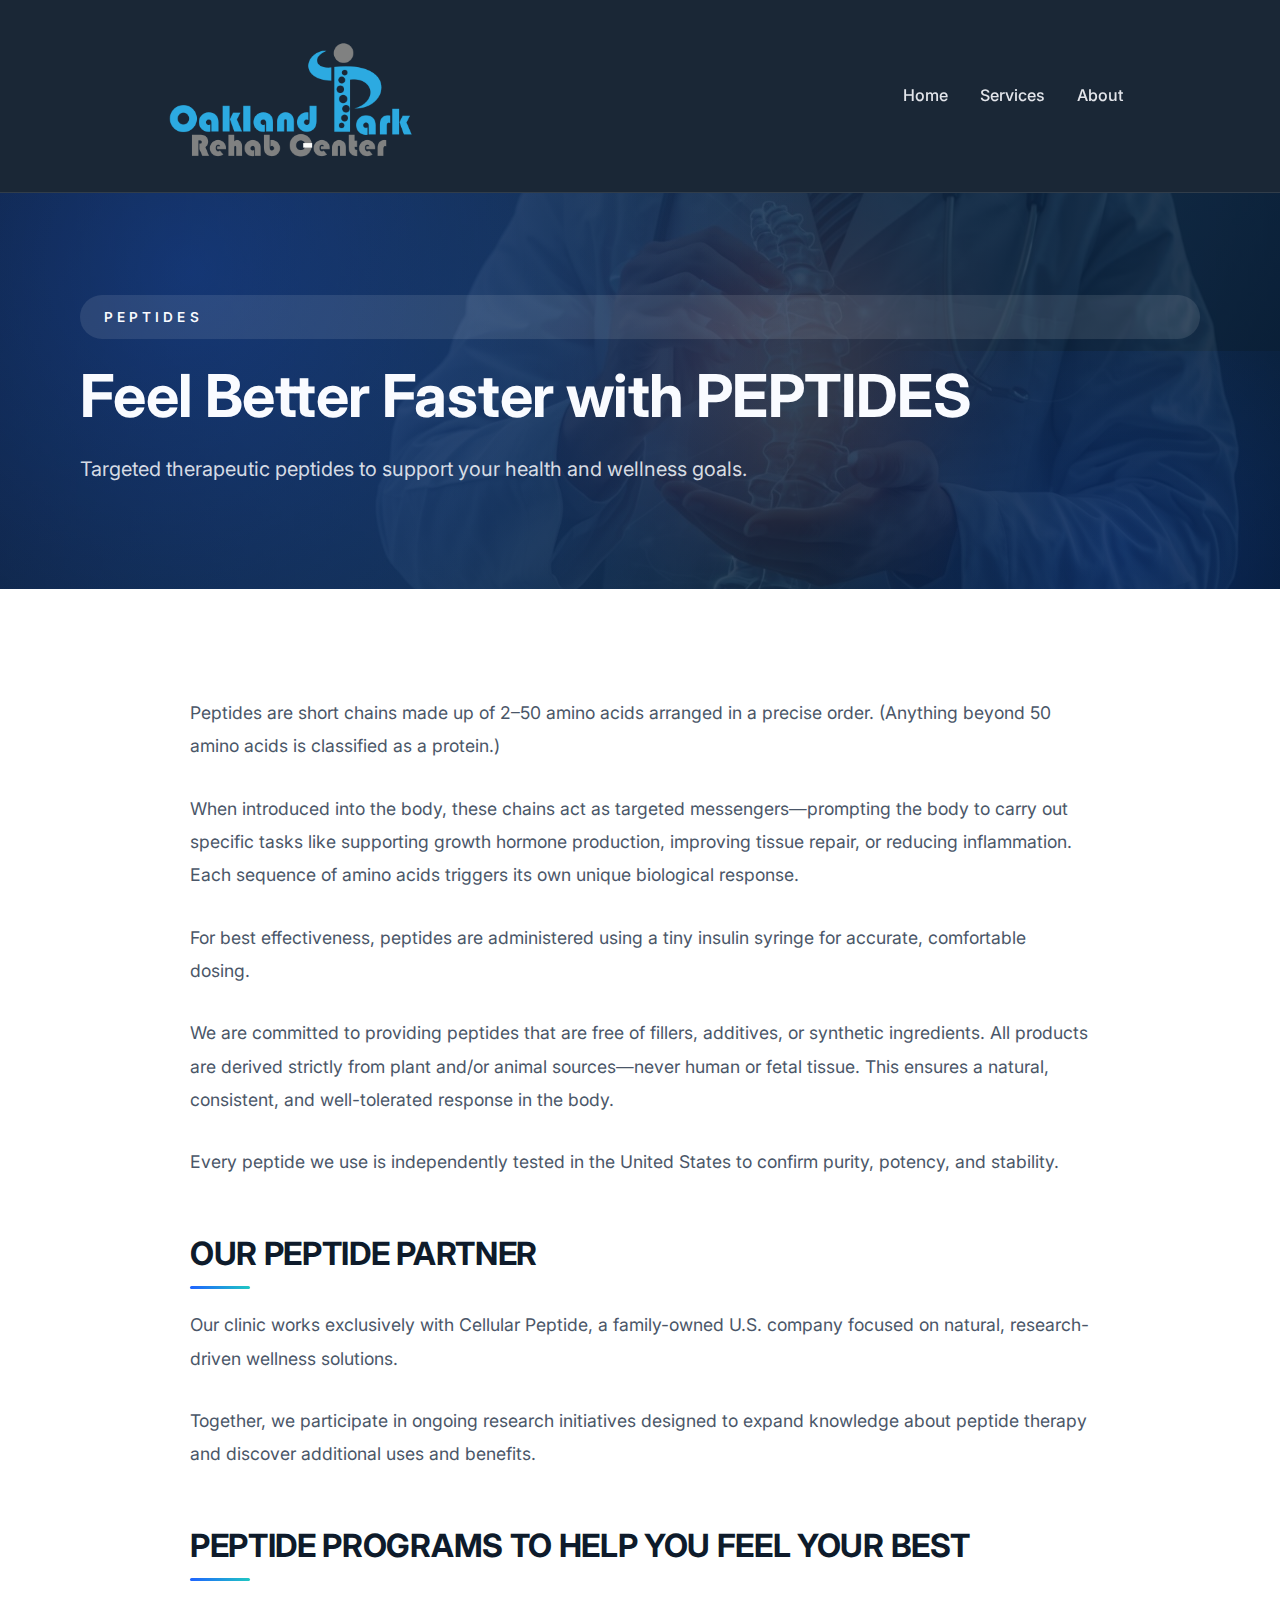
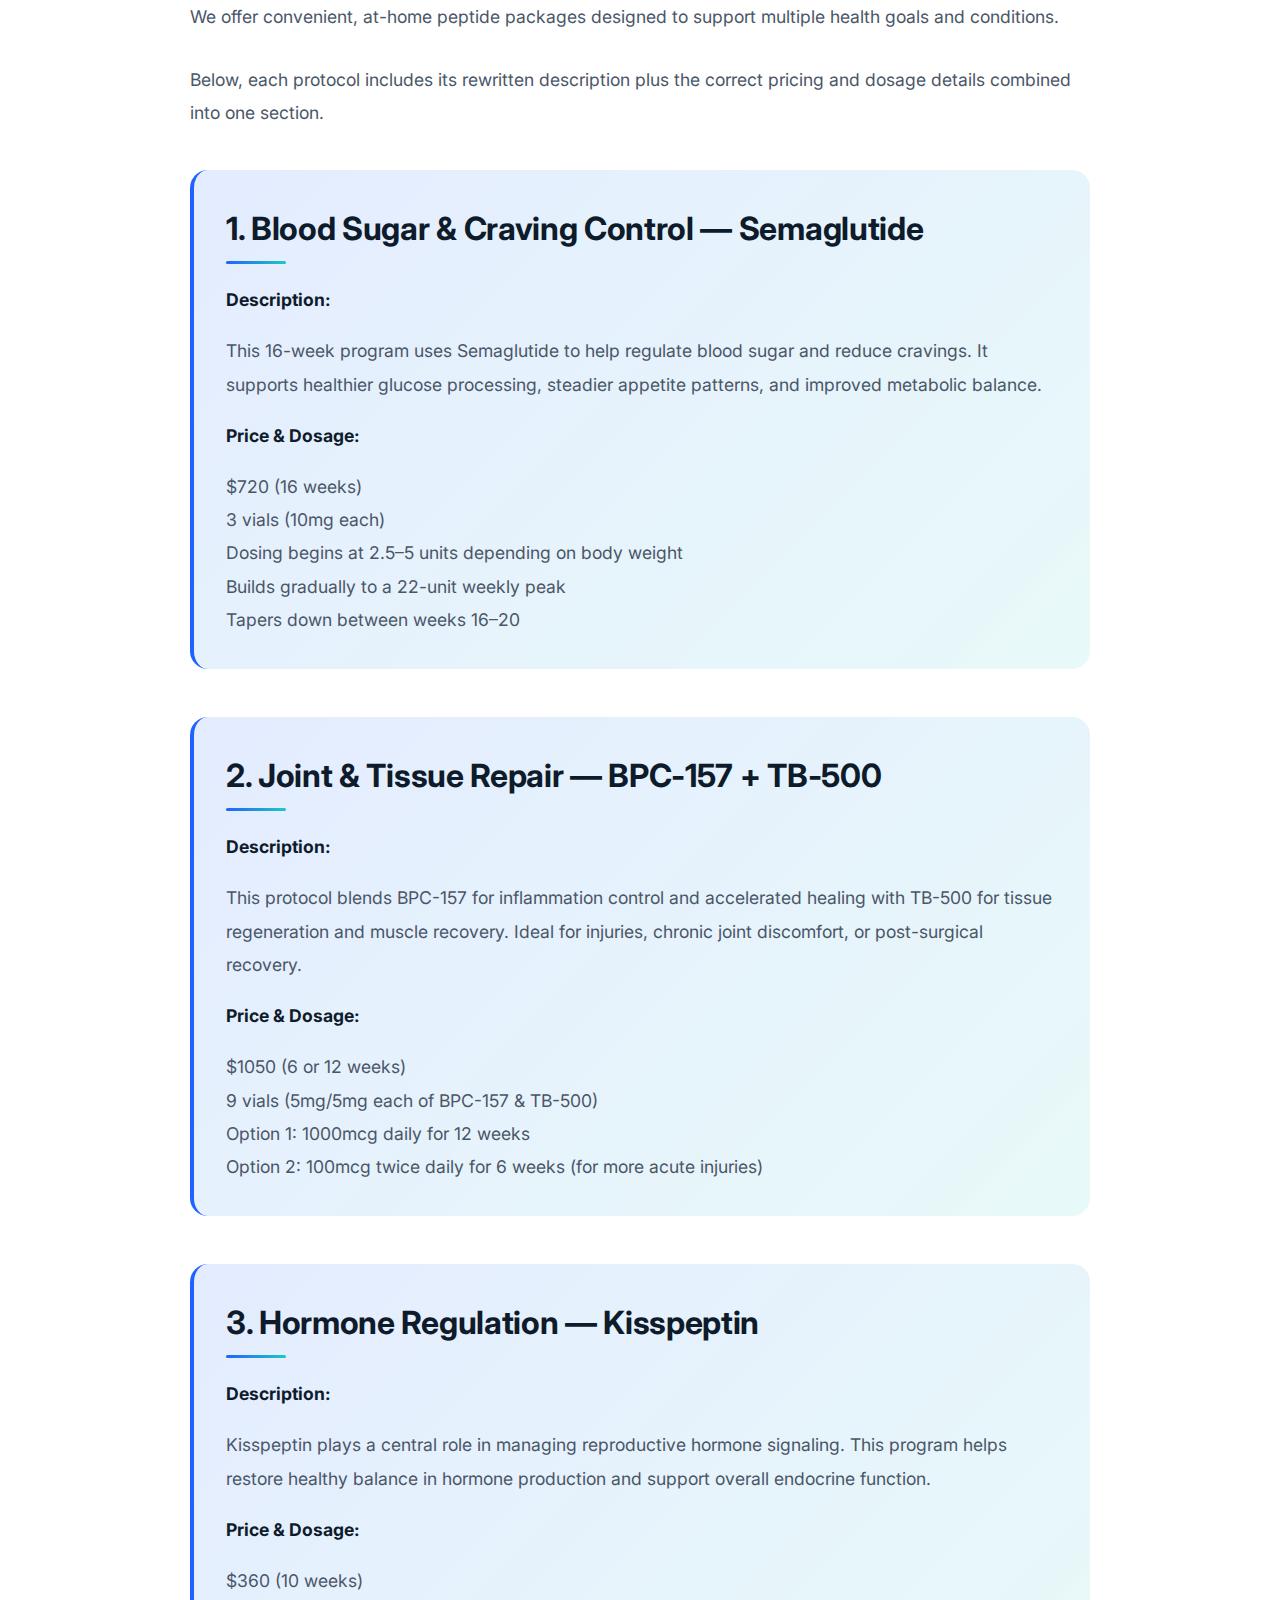
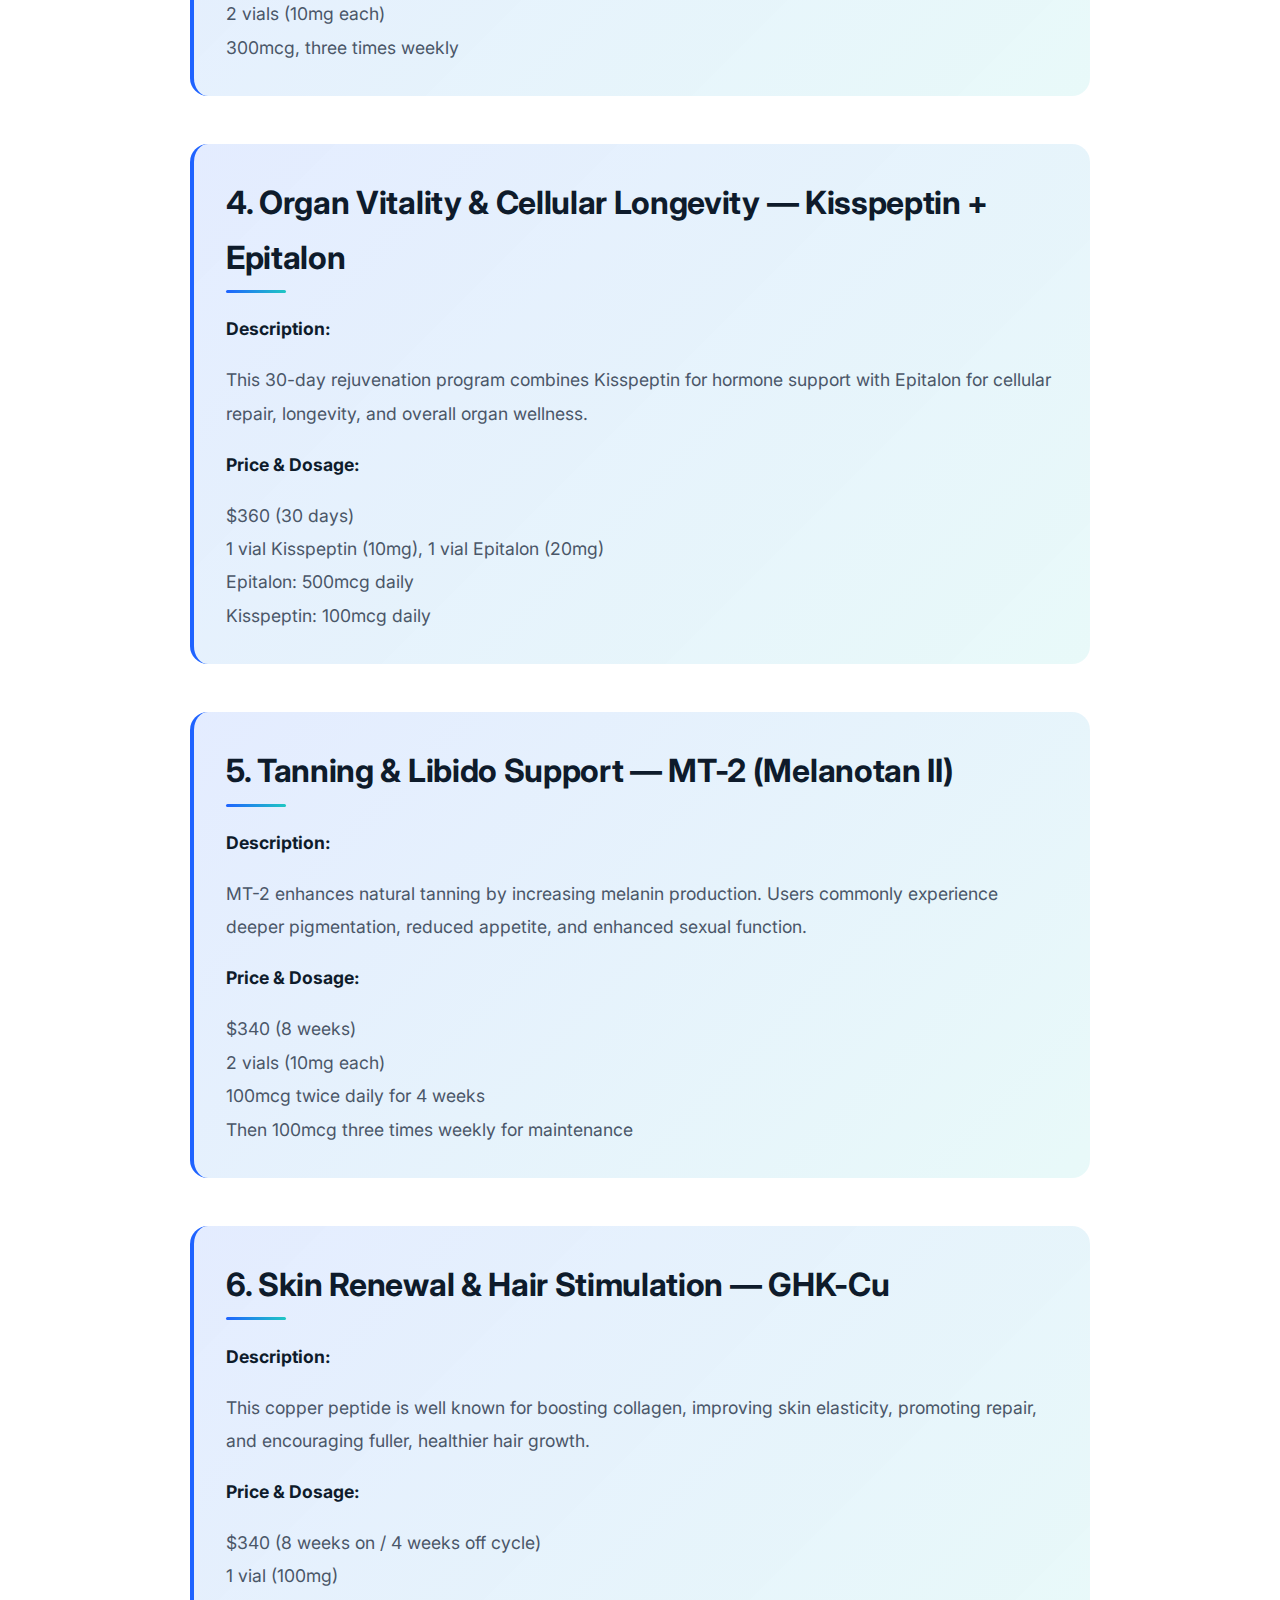
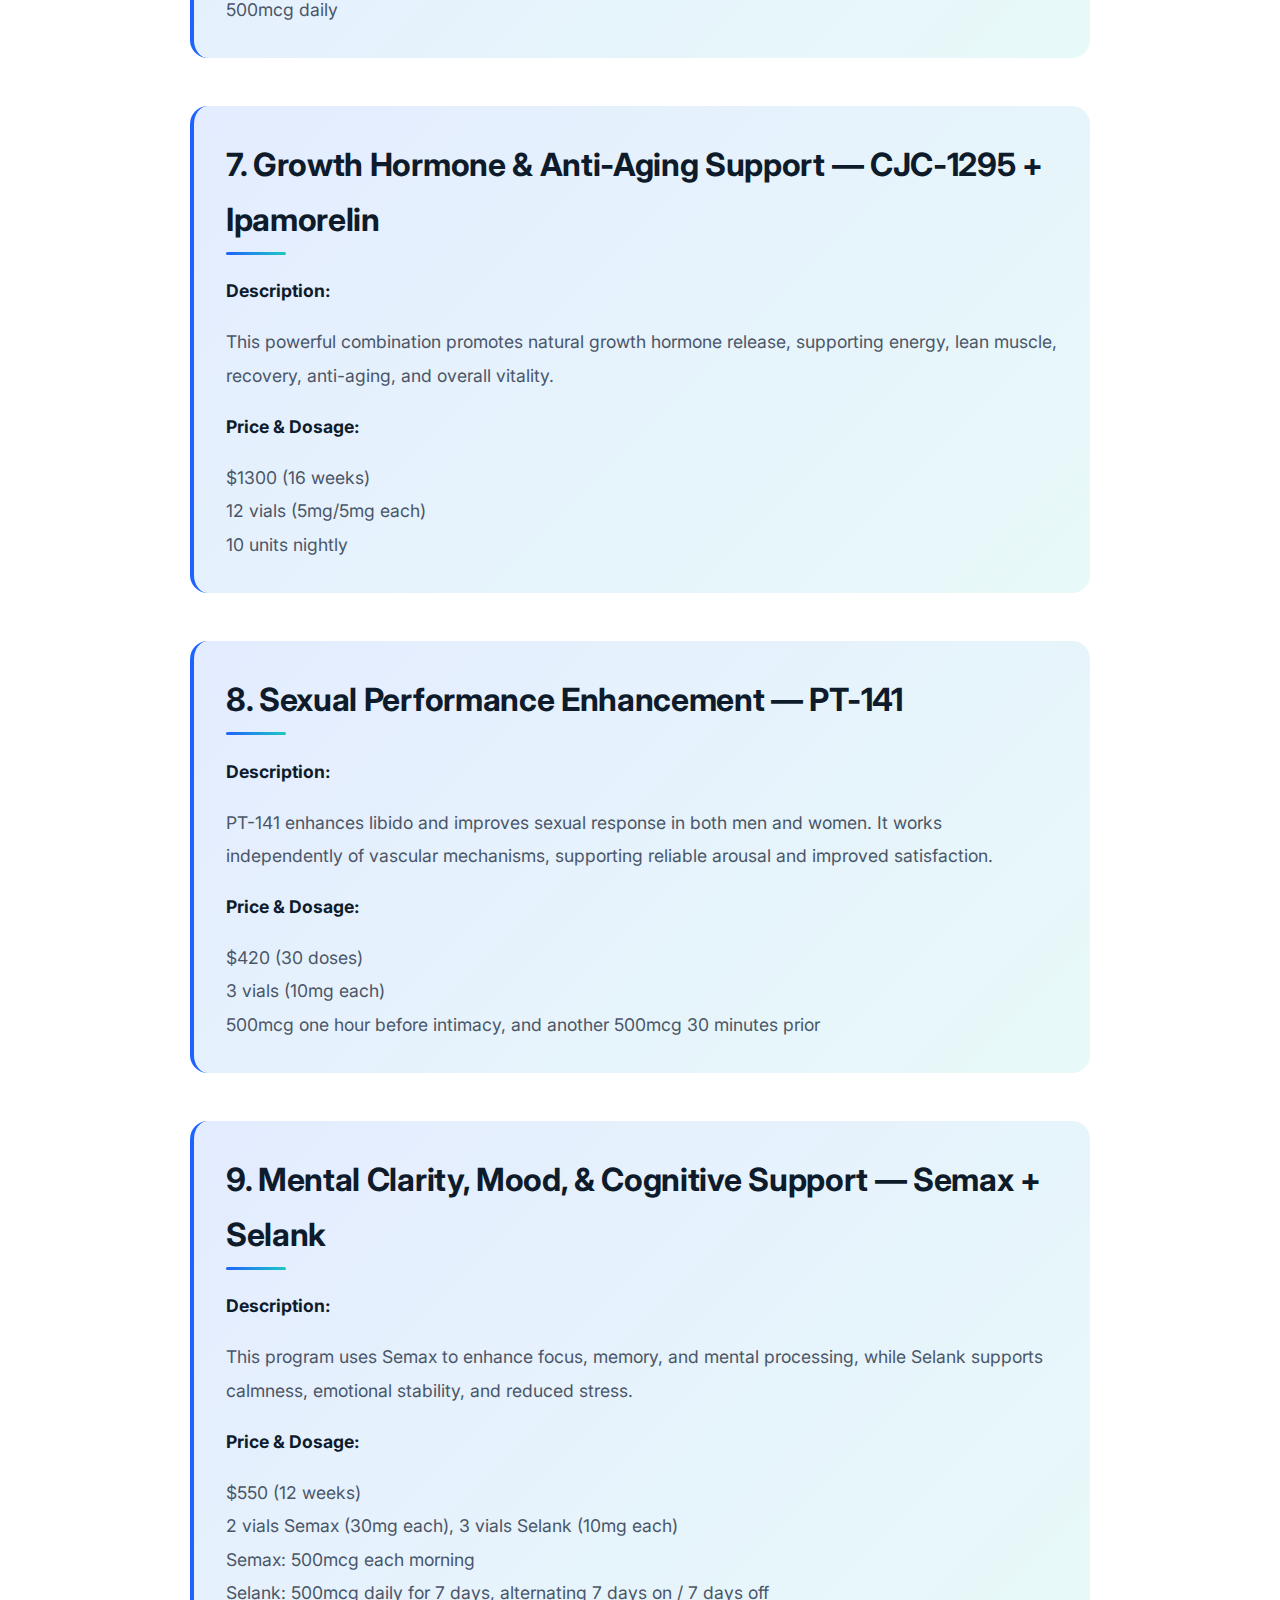
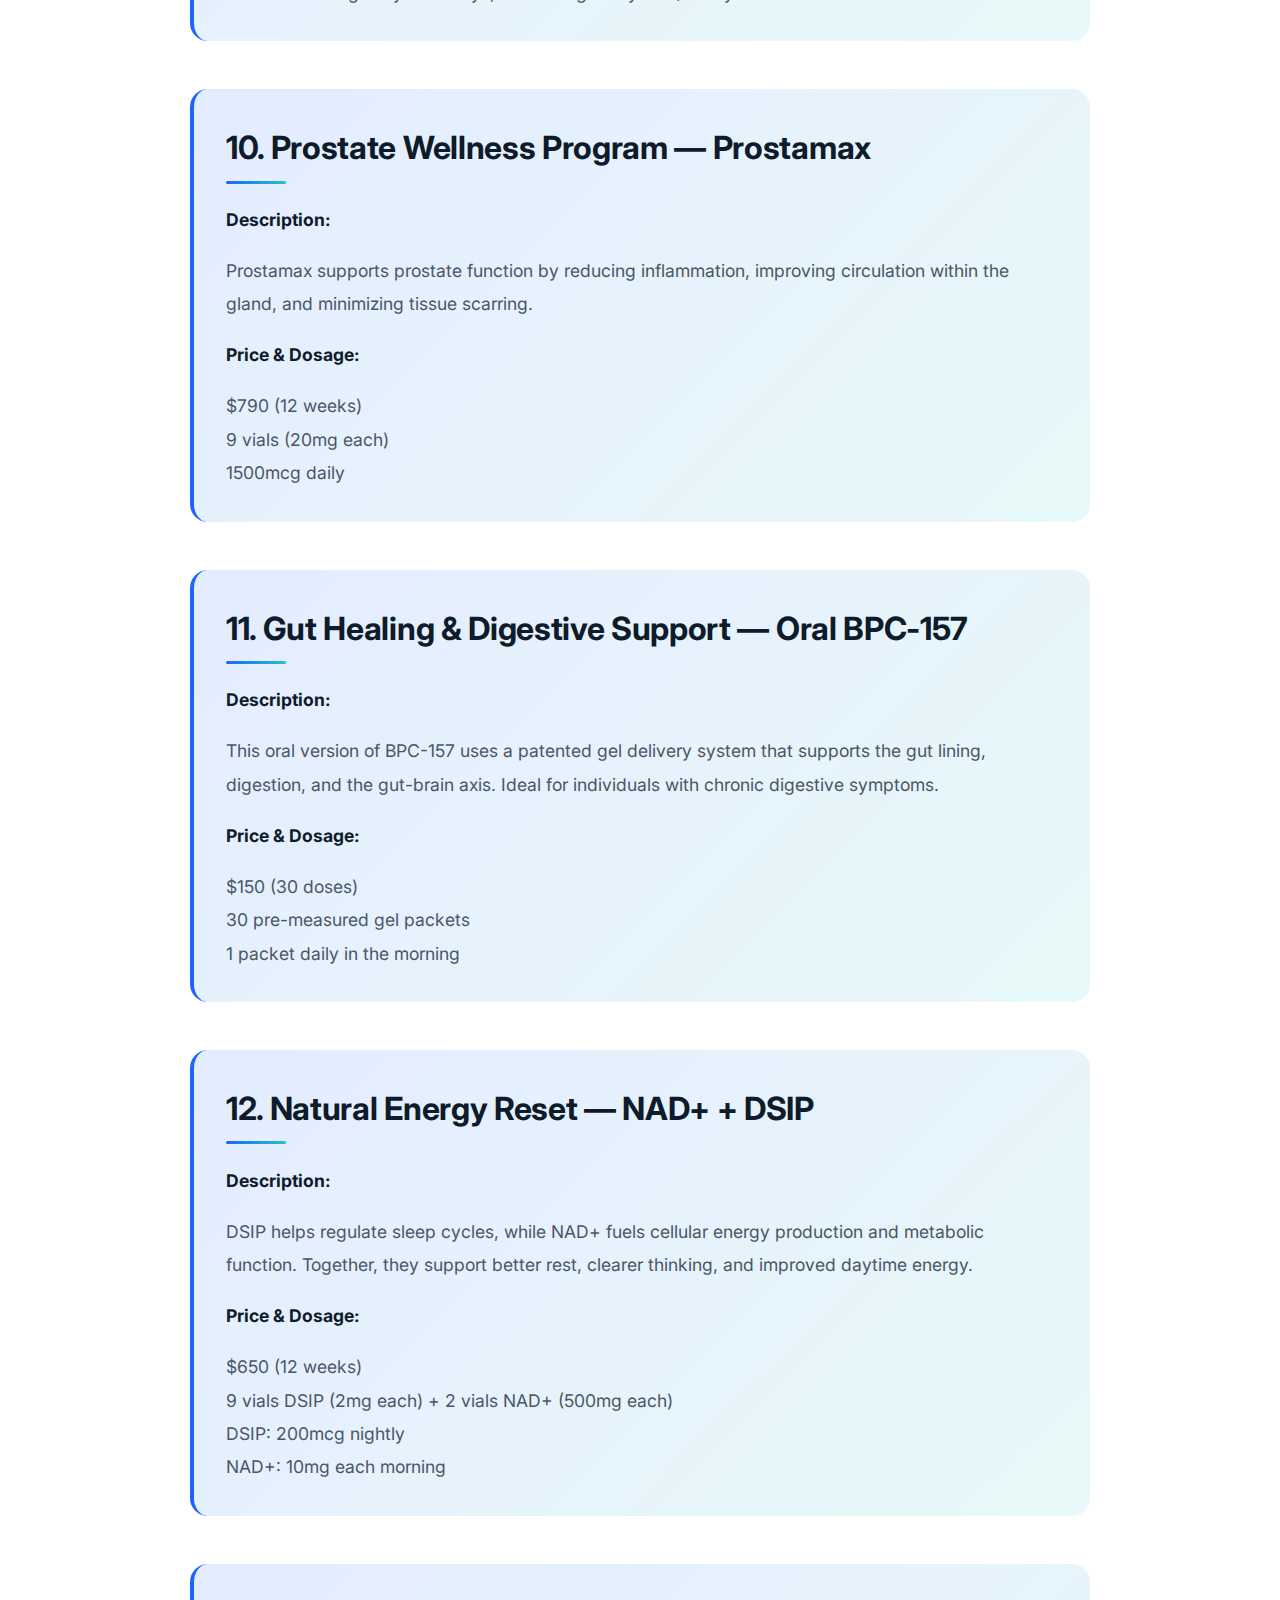
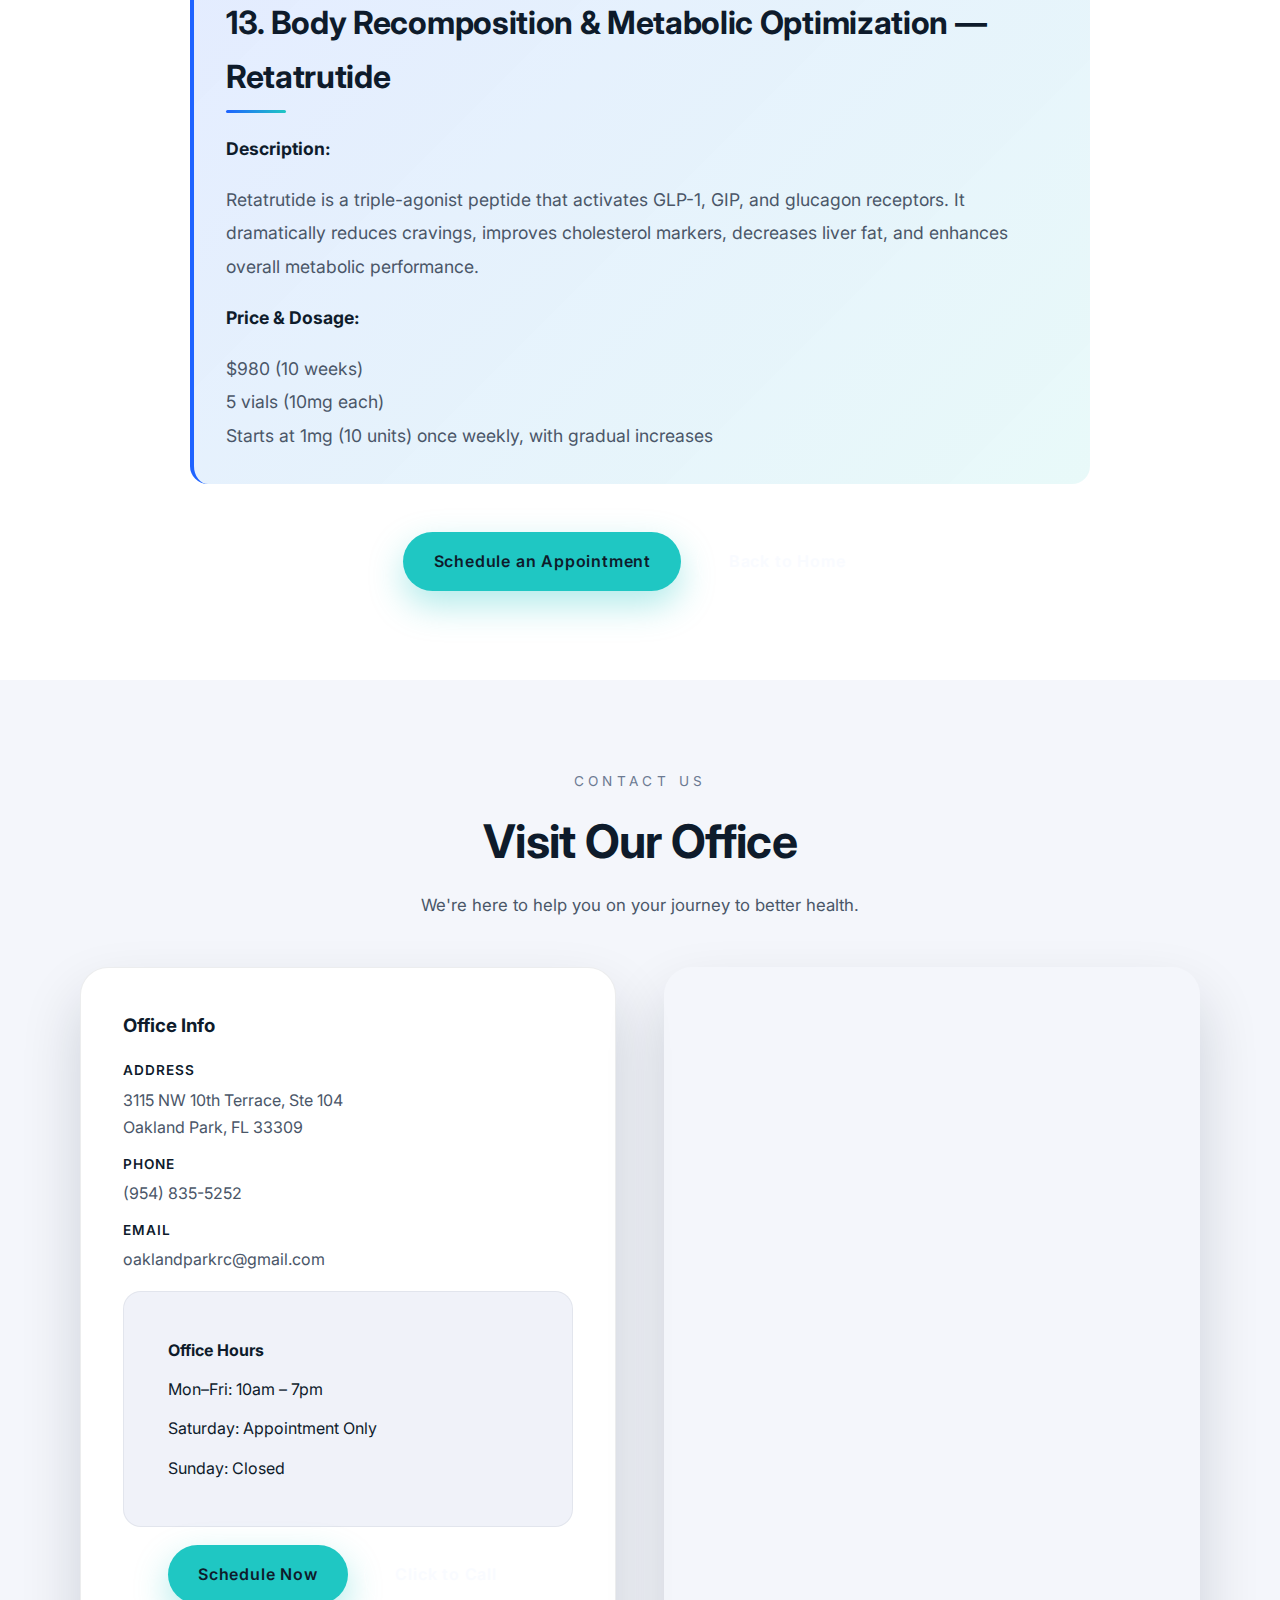
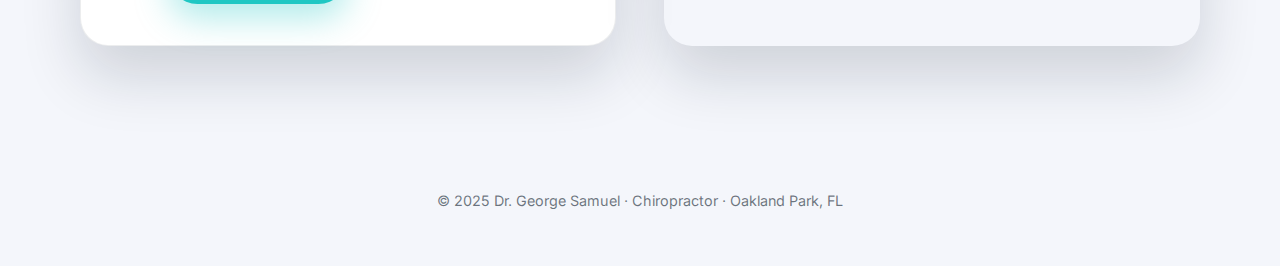
<file: peptides.html>
<!DOCTYPE html>
<html lang="en">
  <head>
    <meta charset="utf-8" />
    <meta name="viewport" content="width=device-width, initial-scale=1" />
    <title>Peptides | Dr. George Samuel | Oakland Park, FL</title>
    <link rel="preconnect" href="https://fonts.googleapis.com" />
    <link rel="preconnect" href="https://fonts.gstatic.com" crossorigin />
    <link
      href="https://fonts.googleapis.com/css2?family=Inter:wght@300;400;500;600;700&display=swap"
      rel="stylesheet"
    />
    <link rel="stylesheet" href="style.css" />
  </head>
  <body>
    <div class="page">
      <nav class="main-nav">
        <div class="nav-container">
          <a href="index.html" class="nav-logo"><img src="images/logo/logo.png" alt="Dr. George Samuel" /></a>
          <ul class="nav-menu">
            <li><a href="index.html">Home</a></li>
            <li><a href="index.html#services">Services</a></li>
            <li><a href="about.html">About</a></li>
          </ul>
        </div>
      </nav>
      <header class="hero">
        <div class="hero-image-wrapper">
          <img src="images/header-image.jpg" alt="Dr. George Samuel Chiropractic Care" class="hero-image" />
        </div>
        <div class="hero-grid">
          <div class="hero-text">
            <span class="hero-pill">Peptides</span>
            <h1>Feel Better Faster with PEPTIDES</h1>
            <p>
              Targeted therapeutic peptides to support your health and wellness goals.
            </p>
          </div>
        </div>
      </header>

      <main>
        <section class="section content-section">
          <div class="container">
            <p>
              Peptides are short chains made up of 2–50 amino acids arranged in a precise order. (Anything beyond 50 amino acids is classified as a protein.)
            </p>
            <p>
              When introduced into the body, these chains act as targeted messengers—prompting the body to carry out specific tasks like supporting growth hormone production, improving tissue repair, or reducing inflammation. Each sequence of amino acids triggers its own unique biological response.
            </p>
            <p>
              For best effectiveness, peptides are administered using a tiny insulin syringe for accurate, comfortable dosing.
            </p>
            <p>
              We are committed to providing peptides that are free of fillers, additives, or synthetic ingredients. All products are derived strictly from plant and/or animal sources—never human or fetal tissue. This ensures a natural, consistent, and well-tolerated response in the body.
            </p>
            <p>
              Every peptide we use is independently tested in the United States to confirm purity, potency, and stability.
            </p>

            <h3>OUR PEPTIDE PARTNER</h3>
            <p>
              Our clinic works exclusively with Cellular Peptide, a family-owned U.S. company focused on natural, research-driven wellness solutions.
            </p>
            <p>
              Together, we participate in ongoing research initiatives designed to expand knowledge about peptide therapy and discover additional uses and benefits.
            </p>

            <h3>PEPTIDE PROGRAMS TO HELP YOU FEEL YOUR BEST</h3>
            <p>
              We offer convenient, at-home peptide packages designed to support multiple health goals and conditions.
            </p>
            <p style="margin-bottom: 2rem;">
              Below, each protocol includes its rewritten description plus the correct pricing and dosage details combined into one section.
            </p>

            <div class="highlight-box" style="margin-bottom: 3rem;">
              <h3 style="margin-top: 0;">1. Blood Sugar & Craving Control — Semaglutide</h3>
              <p><strong>Description:</strong></p>
              <p>
                This 16-week program uses Semaglutide to help regulate blood sugar and reduce cravings. It supports healthier glucose processing, steadier appetite patterns, and improved metabolic balance.
              </p>
              <p><strong>Price & Dosage:</strong></p>
              <p>
                $720 (16 weeks)<br />
                3 vials (10mg each)<br />
                Dosing begins at 2.5–5 units depending on body weight<br />
                Builds gradually to a 22-unit weekly peak<br />
                Tapers down between weeks 16–20
              </p>
            </div>

            <div class="highlight-box" style="margin-bottom: 3rem;">
              <h3 style="margin-top: 0;">2. Joint & Tissue Repair — BPC-157 + TB-500</h3>
              <p><strong>Description:</strong></p>
              <p>
                This protocol blends BPC-157 for inflammation control and accelerated healing with TB-500 for tissue regeneration and muscle recovery. Ideal for injuries, chronic joint discomfort, or post-surgical recovery.
              </p>
              <p><strong>Price & Dosage:</strong></p>
              <p>
                $1050 (6 or 12 weeks)<br />
                9 vials (5mg/5mg each of BPC-157 & TB-500)<br />
                Option 1: 1000mcg daily for 12 weeks<br />
                Option 2: 100mcg twice daily for 6 weeks (for more acute injuries)
              </p>
            </div>

            <div class="highlight-box" style="margin-bottom: 3rem;">
              <h3 style="margin-top: 0;">3. Hormone Regulation — Kisspeptin</h3>
              <p><strong>Description:</strong></p>
              <p>
                Kisspeptin plays a central role in managing reproductive hormone signaling. This program helps restore healthy balance in hormone production and support overall endocrine function.
              </p>
              <p><strong>Price & Dosage:</strong></p>
              <p>
                $360 (10 weeks)<br />
                2 vials (10mg each)<br />
                300mcg, three times weekly
              </p>
            </div>

            <div class="highlight-box" style="margin-bottom: 3rem;">
              <h3 style="margin-top: 0;">4. Organ Vitality & Cellular Longevity — Kisspeptin + Epitalon</h3>
              <p><strong>Description:</strong></p>
              <p>
                This 30-day rejuvenation program combines Kisspeptin for hormone support with Epitalon for cellular repair, longevity, and overall organ wellness.
              </p>
              <p><strong>Price & Dosage:</strong></p>
              <p>
                $360 (30 days)<br />
                1 vial Kisspeptin (10mg), 1 vial Epitalon (20mg)<br />
                Epitalon: 500mcg daily<br />
                Kisspeptin: 100mcg daily
              </p>
            </div>

            <div class="highlight-box" style="margin-bottom: 3rem;">
              <h3 style="margin-top: 0;">5. Tanning & Libido Support — MT-2 (Melanotan II)</h3>
              <p><strong>Description:</strong></p>
              <p>
                MT-2 enhances natural tanning by increasing melanin production. Users commonly experience deeper pigmentation, reduced appetite, and enhanced sexual function.
              </p>
              <p><strong>Price & Dosage:</strong></p>
              <p>
                $340 (8 weeks)<br />
                2 vials (10mg each)<br />
                100mcg twice daily for 4 weeks<br />
                Then 100mcg three times weekly for maintenance
              </p>
            </div>

            <div class="highlight-box" style="margin-bottom: 3rem;">
              <h3 style="margin-top: 0;">6. Skin Renewal & Hair Stimulation — GHK-Cu</h3>
              <p><strong>Description:</strong></p>
              <p>
                This copper peptide is well known for boosting collagen, improving skin elasticity, promoting repair, and encouraging fuller, healthier hair growth.
              </p>
              <p><strong>Price & Dosage:</strong></p>
              <p>
                $340 (8 weeks on / 4 weeks off cycle)<br />
                1 vial (100mg)<br />
                500mcg daily
              </p>
            </div>

            <div class="highlight-box" style="margin-bottom: 3rem;">
              <h3 style="margin-top: 0;">7. Growth Hormone & Anti-Aging Support — CJC-1295 + Ipamorelin</h3>
              <p><strong>Description:</strong></p>
              <p>
                This powerful combination promotes natural growth hormone release, supporting energy, lean muscle, recovery, anti-aging, and overall vitality.
              </p>
              <p><strong>Price & Dosage:</strong></p>
              <p>
                $1300 (16 weeks)<br />
                12 vials (5mg/5mg each)<br />
                10 units nightly
              </p>
            </div>

            <div class="highlight-box" style="margin-bottom: 3rem;">
              <h3 style="margin-top: 0;">8. Sexual Performance Enhancement — PT-141</h3>
              <p><strong>Description:</strong></p>
              <p>
                PT-141 enhances libido and improves sexual response in both men and women. It works independently of vascular mechanisms, supporting reliable arousal and improved satisfaction.
              </p>
              <p><strong>Price & Dosage:</strong></p>
              <p>
                $420 (30 doses)<br />
                3 vials (10mg each)<br />
                500mcg one hour before intimacy, and another 500mcg 30 minutes prior
              </p>
            </div>

            <div class="highlight-box" style="margin-bottom: 3rem;">
              <h3 style="margin-top: 0;">9. Mental Clarity, Mood, & Cognitive Support — Semax + Selank</h3>
              <p><strong>Description:</strong></p>
              <p>
                This program uses Semax to enhance focus, memory, and mental processing, while Selank supports calmness, emotional stability, and reduced stress.
              </p>
              <p><strong>Price & Dosage:</strong></p>
              <p>
                $550 (12 weeks)<br />
                2 vials Semax (30mg each), 3 vials Selank (10mg each)<br />
                Semax: 500mcg each morning<br />
                Selank: 500mcg daily for 7 days, alternating 7 days on / 7 days off
              </p>
            </div>

            <div class="highlight-box" style="margin-bottom: 3rem;">
              <h3 style="margin-top: 0;">10. Prostate Wellness Program — Prostamax</h3>
              <p><strong>Description:</strong></p>
              <p>
                Prostamax supports prostate function by reducing inflammation, improving circulation within the gland, and minimizing tissue scarring.
              </p>
              <p><strong>Price & Dosage:</strong></p>
              <p>
                $790 (12 weeks)<br />
                9 vials (20mg each)<br />
                1500mcg daily
              </p>
            </div>

            <div class="highlight-box" style="margin-bottom: 3rem;">
              <h3 style="margin-top: 0;">11. Gut Healing & Digestive Support — Oral BPC-157</h3>
              <p><strong>Description:</strong></p>
              <p>
                This oral version of BPC-157 uses a patented gel delivery system that supports the gut lining, digestion, and the gut-brain axis. Ideal for individuals with chronic digestive symptoms.
              </p>
              <p><strong>Price & Dosage:</strong></p>
              <p>
                $150 (30 doses)<br />
                30 pre-measured gel packets<br />
                1 packet daily in the morning
              </p>
            </div>

            <div class="highlight-box" style="margin-bottom: 3rem;">
              <h3 style="margin-top: 0;">12. Natural Energy Reset — NAD+ + DSIP</h3>
              <p><strong>Description:</strong></p>
              <p>
                DSIP helps regulate sleep cycles, while NAD+ fuels cellular energy production and metabolic function. Together, they support better rest, clearer thinking, and improved daytime energy.
              </p>
              <p><strong>Price & Dosage:</strong></p>
              <p>
                $650 (12 weeks)<br />
                9 vials DSIP (2mg each) + 2 vials NAD+ (500mg each)<br />
                DSIP: 200mcg nightly<br />
                NAD+: 10mg each morning
              </p>
            </div>

            <div class="highlight-box" style="margin-bottom: 3rem;">
              <h3 style="margin-top: 0;">13. Body Recomposition & Metabolic Optimization — Retatrutide</h3>
              <p><strong>Description:</strong></p>
              <p>
                Retatrutide is a triple-agonist peptide that activates GLP-1, GIP, and glucagon receptors. It dramatically reduces cravings, improves cholesterol markers, decreases liver fat, and enhances overall metabolic performance.
              </p>
              <p><strong>Price & Dosage:</strong></p>
              <p>
                $980 (10 weeks)<br />
                5 vials (10mg each)<br />
                Starts at 1mg (10 units) once weekly, with gradual increases
              </p>
            </div>

            <div class="cta-buttons" style="margin-top: 3rem;">
              <a class="cta primary" href="tel:+19548355252">Schedule an Appointment</a>
              <a class="cta secondary" href="index.html">Back to Home</a>
            </div>
          </div>
        </section>

        <section class="section" id="contact">
          <div class="container">
            <div class="section-heading">
              <span class="eyebrow">Contact Us</span>
              <h2>Visit Our Office</h2>
              <p>We're here to help you on your journey to better health.</p>
            </div>
            <div class="contact-grid">
              <div class="contact-details">
                <h3>Office Info</h3>
                <ul class="contact-list">
                  <li>
                    <span class="contact-label">Address</span>
                    <span class="contact-value"
                      >3115 NW 10th Terrace, Ste 104<br />Oakland Park, FL 33309</span
                    >
                  </li>
                  <li>
                    <span class="contact-label">Phone</span>
                    <a class="contact-value" href="tel:+19548355252">(954) 835-5252</a>
                  </li>
                  <li>
                    <span class="contact-label">Email</span>
                    <a class="contact-value" href="mailto:oaklandparkrc@gmail.com">oaklandparkrc@gmail.com</a>
                  </li>
                </ul>
                <div class="card" style="gap: 0.75rem; box-shadow: none; border-radius: var(--radius-md); background: var(--surface-soft);">
                  <strong>Office Hours</strong>
                  <span>Mon–Fri: 10am – 7pm</span>
                  <span>Saturday: Appointment Only</span>
                  <span>Sunday: Closed</span>
                </div>
                <div class="cta-buttons">
                  <a class="cta primary" href="tel:+19548355252">Schedule Now</a>
                  <a class="cta secondary" href="tel:+19548355252">Click to Call</a>
                </div>
              </div>
              <div class="map-card">
                <iframe
                  title="Dr. George Samuel Chiropractic Location"
                  src="https://www.google.com/maps/embed?pb=!1m18!1m12!1m3!1d3587.564256423406!2d-80.160225!3d26.168877!2m3!1f0!2f0!3f0!3m2!1i1024!2i768!4f13.1!3m3!1m2!1s0x88d9079f40c56aed%3A0xa4ade6574a1a278!2s3115%20NW%2010th%20Terrace%20%23104%2C%20Oakland%20Park%2C%20FL%2033309!5e0!3m2!1sen!2sus!4v1700000000000"
                  allowfullscreen=""
                  loading="lazy"
                  referrerpolicy="no-referrer-when-downgrade"
                ></iframe>
              </div>
            </div>
          </div>
        </section>
      </main>

      <footer class="footer">
        <p>© 2025 Dr. George Samuel · Chiropractor · Oakland Park, FL</p>
      </footer>
    </div>
  </body>
</html>
</file>
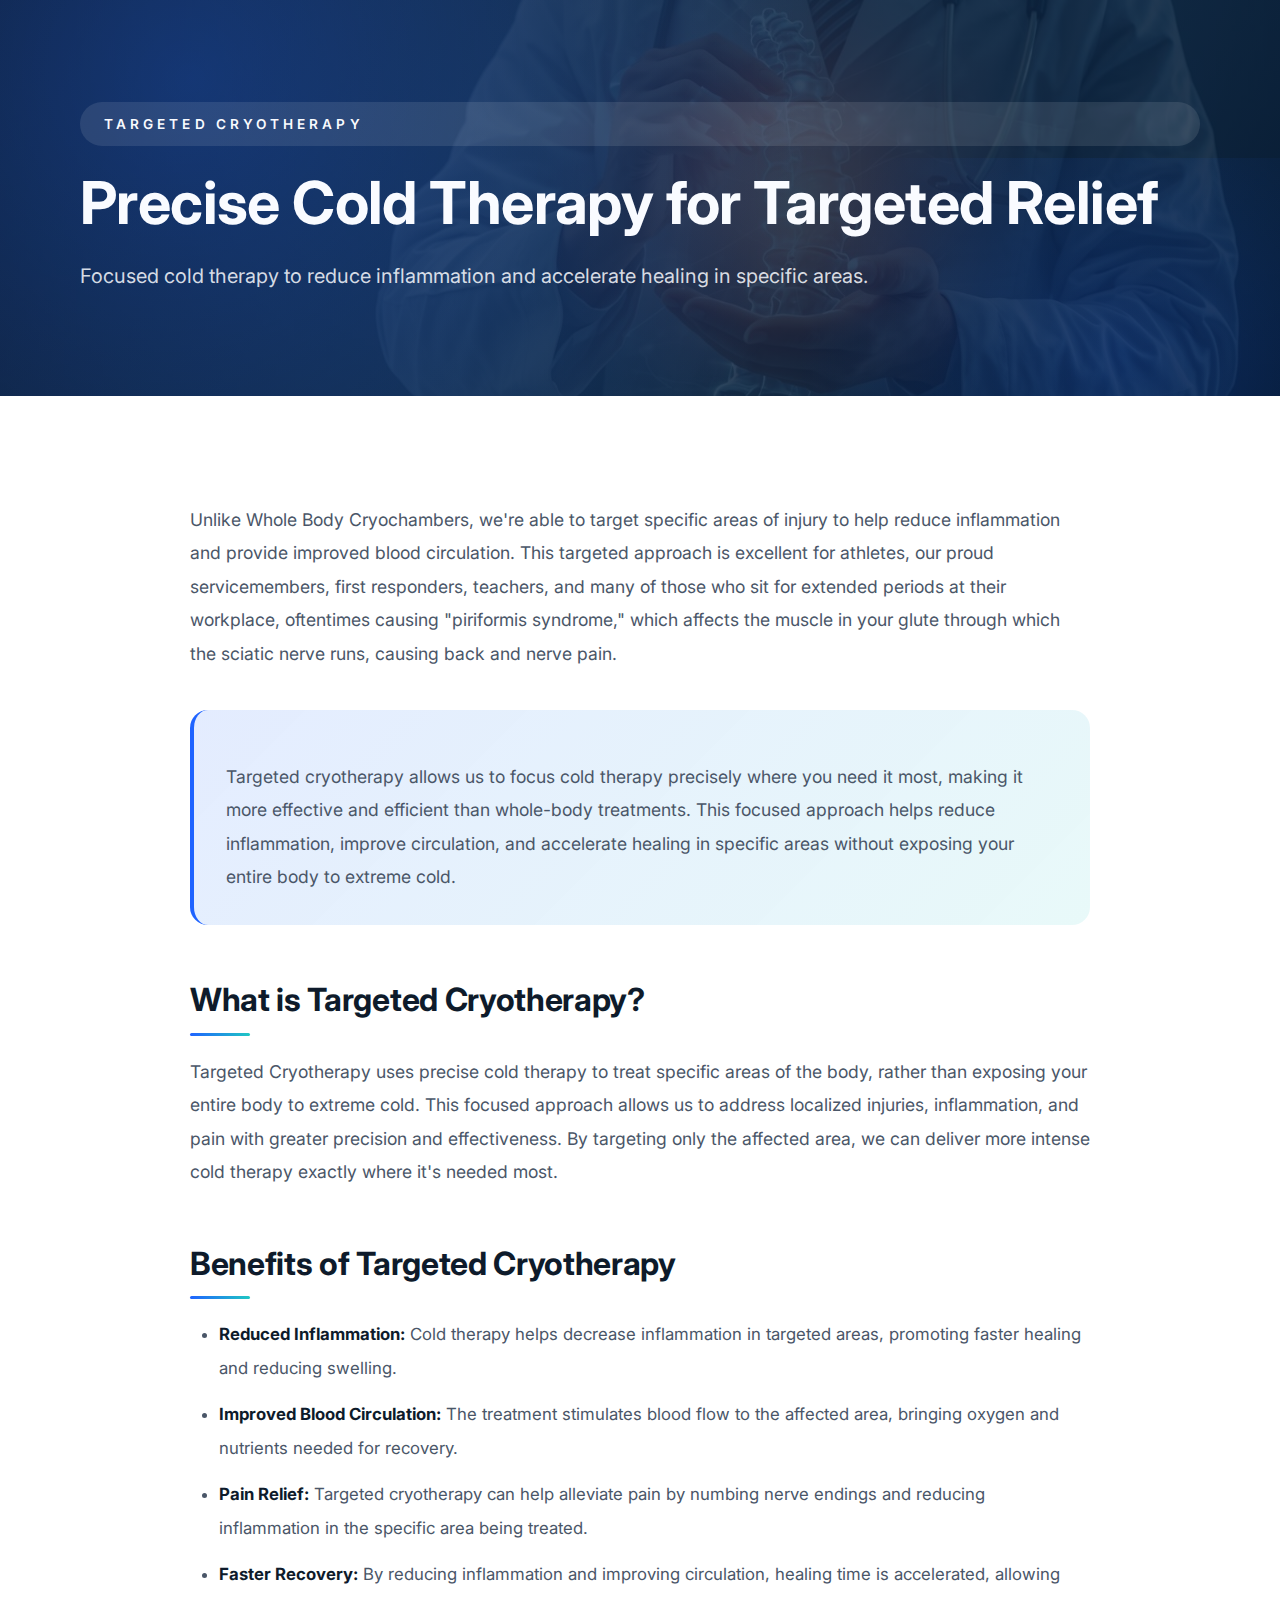
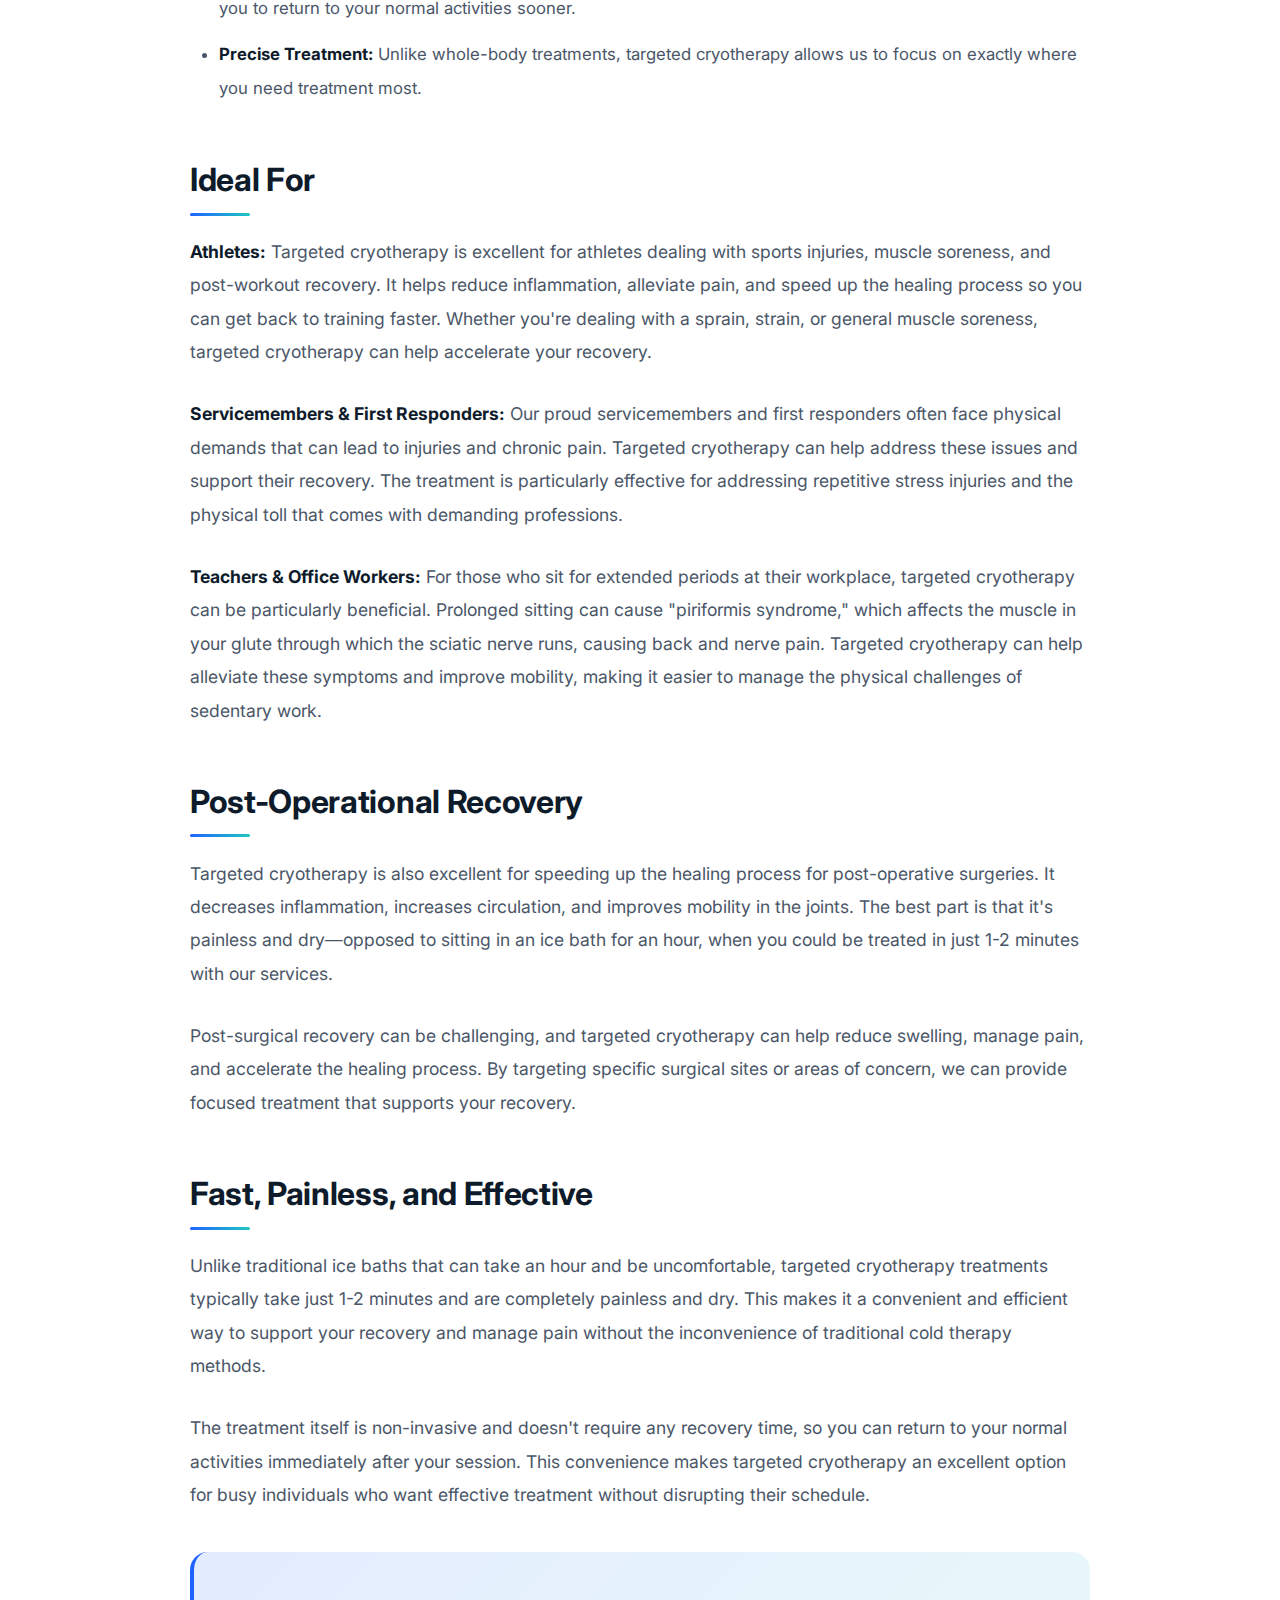
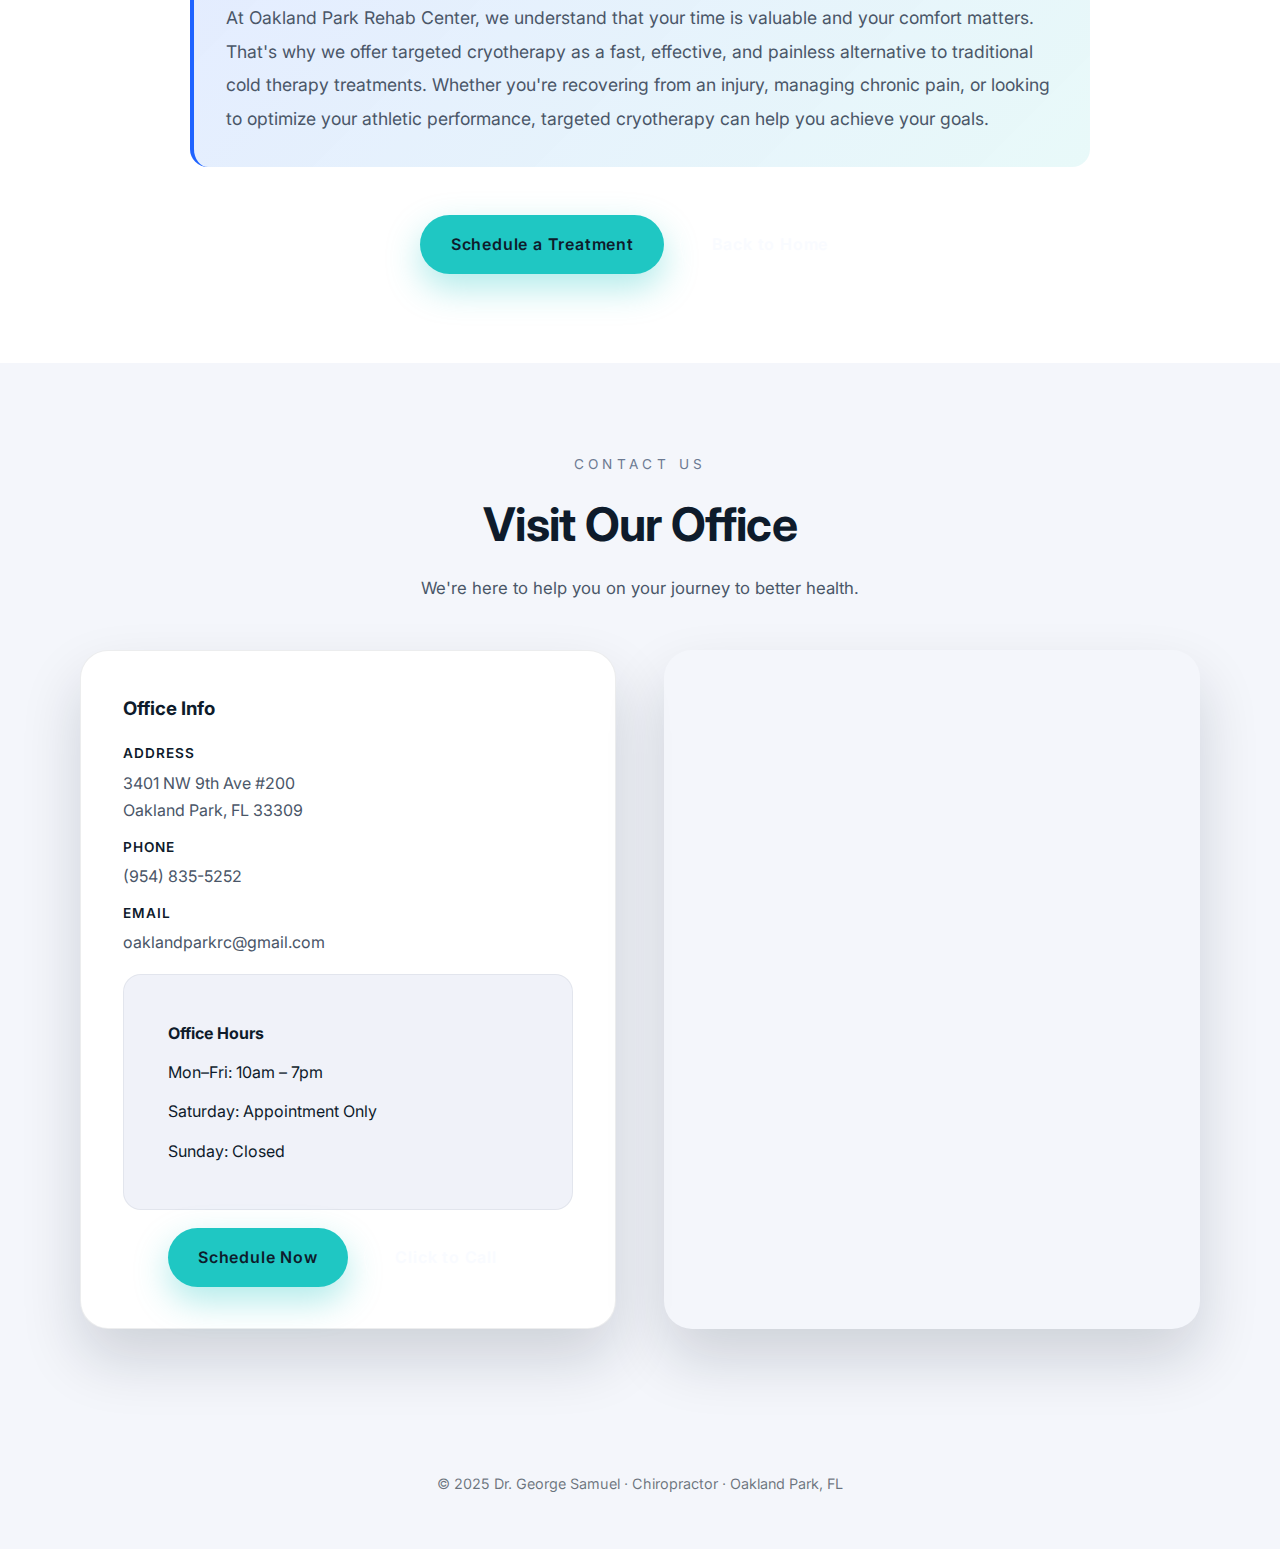
<file: targeted-cryotherapy.html>
<!DOCTYPE html>
<html lang="en">
  <head>
    <meta charset="utf-8" />
    <meta name="viewport" content="width=device-width, initial-scale=1" />
    <title>Targeted Cryotherapy | Dr. George Samuel | Oakland Park, FL</title>
    <link rel="preconnect" href="https://fonts.googleapis.com" />
    <link rel="preconnect" href="https://fonts.gstatic.com" crossorigin />
    <link
      href="https://fonts.googleapis.com/css2?family=Inter:wght@300;400;500;600;700&display=swap"
      rel="stylesheet"
    />
    <link rel="stylesheet" href="style.css" />
  </head>
  <body>
    <div class="page">
      <header class="hero">
        <div class="hero-image-wrapper">
          <img src="images/header-image.jpg" alt="Dr. George Samuel Chiropractic Care" class="hero-image" />
        </div>
        <div class="hero-grid">
          <div class="hero-text">
            <span class="hero-pill">Targeted Cryotherapy</span>
            <h1>Precise Cold Therapy for Targeted Relief</h1>
            <p>
              Focused cold therapy to reduce inflammation and accelerate healing in specific areas.
            </p>
          </div>
        </div>
      </header>

      <main>
        <section class="section content-section">
          <div class="container">
            <p>
              Unlike Whole Body Cryochambers, we're able to target specific areas of injury to help reduce inflammation and provide improved blood circulation. This targeted approach is excellent for athletes, our proud servicemembers, first responders, teachers, and many of those who sit for extended periods at their workplace, oftentimes causing "piriformis syndrome," which affects the muscle in your glute through which the sciatic nerve runs, causing back and nerve pain.
            </p>

            <div class="highlight-box">
              <p>
                Targeted cryotherapy allows us to focus cold therapy precisely where you need it most, making it more effective and efficient than whole-body treatments. This focused approach helps reduce inflammation, improve circulation, and accelerate healing in specific areas without exposing your entire body to extreme cold.
              </p>
            </div>

            <h3>What is Targeted Cryotherapy?</h3>
            <p>
              Targeted Cryotherapy uses precise cold therapy to treat specific areas of the body, rather than exposing your entire body to extreme cold. This focused approach allows us to address localized injuries, inflammation, and pain with greater precision and effectiveness. By targeting only the affected area, we can deliver more intense cold therapy exactly where it's needed most.
            </p>

            <h3>Benefits of Targeted Cryotherapy</h3>
            <ul>
              <li><strong>Reduced Inflammation:</strong> Cold therapy helps decrease inflammation in targeted areas, promoting faster healing and reducing swelling.</li>
              <li><strong>Improved Blood Circulation:</strong> The treatment stimulates blood flow to the affected area, bringing oxygen and nutrients needed for recovery.</li>
              <li><strong>Pain Relief:</strong> Targeted cryotherapy can help alleviate pain by numbing nerve endings and reducing inflammation in the specific area being treated.</li>
              <li><strong>Faster Recovery:</strong> By reducing inflammation and improving circulation, healing time is accelerated, allowing you to return to your normal activities sooner.</li>
              <li><strong>Precise Treatment:</strong> Unlike whole-body treatments, targeted cryotherapy allows us to focus on exactly where you need treatment most.</li>
            </ul>

            <h3>Ideal For</h3>
            
            <p>
              <strong>Athletes:</strong> Targeted cryotherapy is excellent for athletes dealing with sports injuries, muscle soreness, and post-workout recovery. It helps reduce inflammation, alleviate pain, and speed up the healing process so you can get back to training faster. Whether you're dealing with a sprain, strain, or general muscle soreness, targeted cryotherapy can help accelerate your recovery.
            </p>

            <p>
              <strong>Servicemembers & First Responders:</strong> Our proud servicemembers and first responders often face physical demands that can lead to injuries and chronic pain. Targeted cryotherapy can help address these issues and support their recovery. The treatment is particularly effective for addressing repetitive stress injuries and the physical toll that comes with demanding professions.
            </p>

            <p>
              <strong>Teachers & Office Workers:</strong> For those who sit for extended periods at their workplace, targeted cryotherapy can be particularly beneficial. Prolonged sitting can cause "piriformis syndrome," which affects the muscle in your glute through which the sciatic nerve runs, causing back and nerve pain. Targeted cryotherapy can help alleviate these symptoms and improve mobility, making it easier to manage the physical challenges of sedentary work.
            </p>

            <h3>Post-Operational Recovery</h3>
            <p>
              Targeted cryotherapy is also excellent for speeding up the healing process for post-operative surgeries. It decreases inflammation, increases circulation, and improves mobility in the joints. The best part is that it's painless and dry—opposed to sitting in an ice bath for an hour, when you could be treated in just 1-2 minutes with our services.
            </p>
            <p>
              Post-surgical recovery can be challenging, and targeted cryotherapy can help reduce swelling, manage pain, and accelerate the healing process. By targeting specific surgical sites or areas of concern, we can provide focused treatment that supports your recovery.
            </p>

            <h3>Fast, Painless, and Effective</h3>
            <p>
              Unlike traditional ice baths that can take an hour and be uncomfortable, targeted cryotherapy treatments typically take just 1-2 minutes and are completely painless and dry. This makes it a convenient and efficient way to support your recovery and manage pain without the inconvenience of traditional cold therapy methods.
            </p>
            <p>
              The treatment itself is non-invasive and doesn't require any recovery time, so you can return to your normal activities immediately after your session. This convenience makes targeted cryotherapy an excellent option for busy individuals who want effective treatment without disrupting their schedule.
            </p>

            <div class="highlight-box">
              <p>
                At Oakland Park Rehab Center, we understand that your time is valuable and your comfort matters. That's why we offer targeted cryotherapy as a fast, effective, and painless alternative to traditional cold therapy treatments. Whether you're recovering from an injury, managing chronic pain, or looking to optimize your athletic performance, targeted cryotherapy can help you achieve your goals.
              </p>
            </div>

            <div class="cta-buttons" style="margin-top: 3rem;">
              <a class="cta primary" href="tel:+19548355252">Schedule a Treatment</a>
              <a class="cta secondary" href="index.html">Back to Home</a>
            </div>
          </div>
        </section>

        <section class="section" id="contact">
          <div class="container">
            <div class="section-heading">
              <span class="eyebrow">Contact Us</span>
              <h2>Visit Our Office</h2>
              <p>We're here to help you on your journey to better health.</p>
            </div>
            <div class="contact-grid">
              <div class="contact-details">
                <h3>Office Info</h3>
                <ul class="contact-list">
                  <li>
                    <span class="contact-label">Address</span>
                    <span class="contact-value"
                      >3401 NW 9th Ave #200<br />Oakland Park, FL 33309</span
                    >
                  </li>
                  <li>
                    <span class="contact-label">Phone</span>
                    <a class="contact-value" href="tel:+19548355252">(954) 835-5252</a>
                  </li>
                  <li>
                    <span class="contact-label">Email</span>
                    <a class="contact-value" href="mailto:oaklandparkrc@gmail.com">oaklandparkrc@gmail.com</a>
                  </li>
                </ul>
                <div class="card" style="gap: 0.75rem; box-shadow: none; border-radius: var(--radius-md); background: var(--surface-soft);">
                  <strong>Office Hours</strong>
                  <span>Mon–Fri: 10am – 7pm</span>
                  <span>Saturday: Appointment Only</span>
                  <span>Sunday: Closed</span>
                </div>
                <div class="cta-buttons">
                  <a class="cta primary" href="tel:+19548355252">Schedule Now</a>
                  <a class="cta secondary" href="tel:+19548355252">Click to Call</a>
                </div>
              </div>
              <div class="map-card">
                <iframe
                  title="Dr. George Samuel Chiropractic Location"
                  src="https://www.google.com/maps/embed?pb=!1m18!1m12!1m3!1d3587.564256423406!2d-80.160225!3d26.168877!2m3!1f0!2f0!3f0!3m2!1i1024!2i768!4f13.1!3m3!1m2!1s0x88d9079f40c56aed%3A0xa4ade6574a1a278!2s3401%20NW%209th%20Ave%20%23200%2C%20Oakland%20Park%2C%20FL%2033309!5e0!3m2!1sen!2sus!4v1700000000000"
                  allowfullscreen=""
                  loading="lazy"
                  referrerpolicy="no-referrer-when-downgrade"
                ></iframe>
              </div>
            </div>
          </div>
        </section>
      </main>

      <footer class="footer">
        <p>© 2025 Dr. George Samuel · Chiropractor · Oakland Park, FL</p>
      </footer>
    </div>
  </body>
</html>
</file>
<file: style.css>
:root {
  color-scheme: light only;
  --bg: #f4f6fb;
  --surface: #ffffff;
  --surface-soft: #f0f2f9;
  --ink: #0e1b2b;
  --ink-muted: #4a5668;
  --accent: #1f63ff;
  --accent-dark: #0f45b3;
  --accent-soft: rgba(31, 99, 255, 0.12);
  --callout: #1fc7c3;
  --radius-lg: 28px;
  --radius-md: 18px;
  --radius-sm: 12px;
  --shadow-lg: 0 30px 60px rgba(14, 27, 43, 0.16);
  --shadow-md: 0 16px 40px rgba(14, 27, 43, 0.12);
  font-family: 'Inter', -apple-system, BlinkMacSystemFont, 'Segoe UI', sans-serif;
}

* {
  box-sizing: border-box;
}

html {
  scroll-behavior: smooth;
}

body {
  margin: 0;
  background: var(--bg);
  color: var(--ink);
  line-height: 1.7;
  -webkit-font-smoothing: antialiased;
}

a {
  color: inherit;
  text-decoration: none;
}

.page {
  display: flex;
  flex-direction: column;
  min-height: 100vh;
}

.main-nav {
  position: sticky;
  top: 0;
  background: rgba(14, 27, 43, 0.95);
  backdrop-filter: blur(10px);
  border-bottom: 1px solid rgba(255, 255, 255, 0.1);
  z-index: 1000;
  padding: 1rem 0;
}

.nav-container {
  max-width: 1120px;
  margin: 0 auto;
  padding: 0 clamp(1.5rem, 6vw, 5.5rem);
  display: flex;
  justify-content: space-between;
  align-items: center;
}

.nav-logo {
  display: flex;
  align-items: center;
  height: 160px;
}

.nav-logo img {
  max-height: 160px;
  max-width: 600px;
  width: auto;
  height: auto;
  object-fit: contain;
  display: block;
  visibility: visible;
  opacity: 1;
}

.nav-menu {
  display: flex;
  gap: 2rem;
  list-style: none;
  margin: 0;
  padding: 0;
  align-items: center;
}

.nav-menu a {
  color: rgba(249, 251, 255, 0.9);
  font-weight: 500;
  font-size: 1rem;
  transition: color 0.2s ease;
  position: relative;
}

.nav-menu a:hover,
.nav-menu a:focus-visible {
  color: var(--callout);
}

.nav-menu a::after {
  content: '';
  position: absolute;
  bottom: -4px;
  left: 0;
  width: 0;
  height: 2px;
  background: var(--callout);
  transition: width 0.3s ease;
}

.nav-menu a:hover::after,
.nav-menu a:focus-visible::after {
  width: 100%;
}

@media (max-width: 640px) {
  .nav-container {
    flex-direction: column;
    gap: 1rem;
  }
  
  .nav-menu {
    gap: 1.5rem;
    flex-wrap: wrap;
    justify-content: center;
  }
}

.hero {
  position: relative;
  padding: clamp(4rem, 8vw, 6.5rem) clamp(1.5rem, 6vw, 5.5rem);
  background: linear-gradient(130deg, #0e1b2b 0%, #122a45 46%, #04162d 100%);
  color: #f9fbff;
  overflow: hidden;
}

.hero-image-wrapper {
  position: absolute;
  top: 0;
  left: 0;
  width: 100%;
  height: 100%;
  z-index: 0;
  overflow: hidden;
}

.hero-image {
  width: 100%;
  height: 100%;
  object-fit: cover;
  object-position: center;
  opacity: 0.5;
}

@media (max-width: 768px) {
  .hero-image {
    object-fit: cover;
    object-position: center 30%;
    width: 100%;
    height: 100%;
    transform: scale(0.9);
    transform-origin: center center;
  }
}

.hero::before {
  content: '';
  position: absolute;
  top: 0;
  left: 0;
  width: 100%;
  height: 100%;
  background: radial-gradient(circle at 15% 20%, rgba(31, 99, 255, 0.3), transparent 56%),
    linear-gradient(130deg, rgba(14, 27, 43, 0.7) 0%, rgba(18, 42, 69, 0.7) 46%, rgba(4, 22, 45, 0.7) 100%);
  z-index: 1;
}

.hero::after {
  content: '';
  position: absolute;
  inset: 40% -20% -40% 55%;
  background: radial-gradient(circle, rgba(31, 99, 255, 0.25) 0%, transparent 70%);
  opacity: 0.8;
  z-index: 1;
}

.hero-grid {
  position: relative;
  display: grid;
  gap: clamp(2rem, 6vw, 3rem);
  grid-template-columns: repeat(auto-fit, minmax(280px, 1fr));
  align-items: center;
  max-width: 1120px;
  margin: 0 auto;
  z-index: 2;
}

.hero-text {
  display: grid;
  gap: 1.5rem;
}

.hero-pill {
  display: inline-flex;
  align-items: center;
  padding: 0.65rem 1.5rem;
  border-radius: 999px;
  background: rgba(255, 255, 255, 0.1);
  letter-spacing: 0.3em;
  text-transform: uppercase;
  font-weight: 600;
  font-size: 0.85rem;
}

.hero h1 {
  margin: 0;
  font-size: clamp(2.6rem, 5vw, 3.7rem);
  line-height: 1.1;
  font-weight: 700;
  letter-spacing: -0.01em;
}

.hero p {
  margin: 0;
  font-size: clamp(1.1rem, 2.4vw, 1.25rem);
  color: rgba(249, 251, 255, 0.85);
}

.hero-cta {
  display: flex;
  flex-wrap: wrap;
  gap: 1rem;
  margin-top: 0.5rem;
}

.hero-card {
  background: rgba(12, 26, 45, 0.55);
  border-radius: var(--radius-lg);
  padding: clamp(2.1rem, 5vw, 2.8rem);
  backdrop-filter: blur(18px);
  box-shadow: 0 24px 60px rgba(2, 12, 28, 0.4);
  display: grid;
  gap: 1.4rem;
}

.hero-card h2 {
  margin: 0;
  font-size: clamp(1.7rem, 3vw, 2.1rem);
  color: #ffffff;
}

.hero-card ul {
  margin: 0;
  padding-left: 1.1rem;
  display: grid;
  gap: 0.75rem;
  color: rgba(249, 251, 255, 0.85);
}

.cta {
  display: inline-flex;
  align-items: center;
  justify-content: center;
  gap: 0.4rem;
  padding: 0.92rem 1.9rem;
  border-radius: 999px;
  font-weight: 600;
  letter-spacing: 0.05em;
  transition: transform 0.2s ease, background 0.2s ease, box-shadow 0.2s ease, color 0.2s ease;
}

.cta.primary {
  background: var(--callout);
  color: var(--ink);
  box-shadow: 0 14px 34px rgba(31, 199, 195, 0.35);
}

.cta.primary:hover,
.cta.primary:focus-visible {
  transform: translateY(-2px);
  background: #1ad6d2;
}

.cta.secondary {
  background: rgba(255, 255, 255, 0.1);
  color: #f9fbff;
  border: 1px solid rgba(255, 255, 255, 0.35);
}

.cta.secondary:hover,
.cta.secondary:focus-visible {
  transform: translateY(-2px);
  border-color: rgba(255, 255, 255, 0.55);
}

main {
  flex: 1;
}

.section {
  padding: clamp(3.5rem, 9vw, 5.6rem) clamp(1.5rem, 6vw, 5.6rem);
}

.container {
  max-width: 1120px;
  margin: 0 auto;
}

.section-heading {
  display: grid;
  gap: 0.6rem;
  max-width: 700px;
  margin: 0 auto 3rem;
  text-align: center;
}

.section-heading h2 {
  margin: 0;
  font-size: clamp(2.1rem, 4vw, 2.9rem);
  letter-spacing: -0.015em;
}

.section-heading p {
  margin: 0;
  color: var(--ink-muted);
  font-size: 1.05rem;
}

.section-heading .eyebrow {
  font-size: 0.85rem;
  letter-spacing: 0.32em;
  text-transform: uppercase;
  color: #6c7a92;
}

.split {
  display: grid;
  gap: clamp(2rem, 5vw, 3rem);
  grid-template-columns: repeat(auto-fit, minmax(280px, 1fr));
  align-items: start;
}

.card {
  background: var(--surface);
  border-radius: var(--radius-lg);
  padding: clamp(2rem, 5vw, 2.8rem);
  box-shadow: var(--shadow-lg);
  display: grid;
  gap: 1.1rem;
  border: 1px solid rgba(14, 27, 43, 0.06);
}

.card h3 {
  margin: 0;
  font-size: 1.35rem;
}

.card p {
  margin: 0;
  color: var(--ink-muted);
}

.features {
  background: var(--surface);
}

.feature-grid {
  display: grid;
  gap: clamp(1.6rem, 5vw, 2.1rem);
  grid-template-columns: repeat(auto-fit, minmax(240px, 1fr));
}

.feature-card {
  background: var(--surface-soft);
  border-radius: var(--radius-md);
  padding: clamp(1.8rem, 4vw, 2.2rem);
  display: grid;
  gap: 0.8rem;
  border: 1px solid rgba(14, 27, 43, 0.06);
  box-shadow: var(--shadow-md);
}

.feature-card strong {
  font-size: 1.05rem;
  color: var(--ink);
}

.feature-card span {
  color: var(--ink-muted);
  font-size: 0.98rem;
}

.services-grid {
  display: grid;
  gap: clamp(1.6rem, 5vw, 2.1rem);
  grid-template-columns: repeat(auto-fit, minmax(280px, 1fr));
}

.service-card {
  background: linear-gradient(135deg, var(--surface) 0%, var(--surface-soft) 100%);
  border-radius: var(--radius-lg);
  padding: clamp(2.5rem, 5vw, 3rem);
  box-shadow: var(--shadow-lg);
  border: 2px solid var(--accent-soft);
  transition: all 0.3s ease;
  text-align: center;
  position: relative;
  overflow: hidden;
}

.service-card::before {
  content: '';
  position: absolute;
  top: 0;
  left: 0;
  right: 0;
  height: 4px;
  background: linear-gradient(90deg, var(--accent), var(--callout));
  transform: scaleX(0);
  transition: transform 0.3s ease;
}

.service-card:hover::before {
  transform: scaleX(1);
}

.service-card:hover {
  transform: translateY(-8px) scale(1.02);
  box-shadow: 0 40px 80px rgba(14, 27, 43, 0.2);
  border-color: var(--accent);
}

.service-card h3 {
  margin: 0;
  font-size: clamp(1.3rem, 2.5vw, 1.6rem);
  color: var(--ink);
  font-weight: 700;
  letter-spacing: -0.01em;
}

.service-card a {
  color: var(--ink);
  font-weight: 700;
  display: block;
  transition: color 0.2s ease;
}

.service-card:hover a {
  color: var(--accent);
}

.content-section {
  background: var(--surface);
}

.content-section .container {
  max-width: 900px;
}

.content-section p {
  color: var(--ink-muted);
  margin-bottom: 1.8rem;
  font-size: 1.1rem;
  line-height: 1.9;
}

.content-section h3 {
  color: var(--ink);
  margin-top: 3rem;
  margin-bottom: 1.2rem;
  font-size: clamp(1.6rem, 3vw, 2rem);
  font-weight: 700;
  letter-spacing: -0.01em;
  position: relative;
  padding-bottom: 0.5rem;
}

.content-section h3::after {
  content: '';
  position: absolute;
  bottom: 0;
  left: 0;
  width: 60px;
  height: 3px;
  background: linear-gradient(90deg, var(--accent), var(--callout));
  border-radius: 2px;
}

.content-section ul {
  color: var(--ink-muted);
  margin-bottom: 2rem;
  padding-left: 1.8rem;
  line-height: 2;
  font-size: 1.05rem;
}

.content-section ul li {
  margin-bottom: 0.8rem;
}

.content-section strong {
  color: var(--ink);
  font-weight: 700;
}

.highlight-box {
  background: linear-gradient(135deg, var(--accent-soft), rgba(31, 199, 195, 0.1));
  border-left: 4px solid var(--accent);
  border-radius: var(--radius-md);
  padding: 2rem;
  margin: 2.5rem 0;
}

.highlight-box p {
  margin-bottom: 1rem;
  font-size: 1.1rem;
}

.highlight-box p:last-child {
  margin-bottom: 0;
}

.contact-grid {
  display: grid;
  gap: clamp(2rem, 5vw, 3rem);
  grid-template-columns: repeat(auto-fit, minmax(300px, 1fr));
}

.contact-details {
  background: var(--surface);
  border-radius: var(--radius-lg);
  padding: clamp(2rem, 5vw, 2.6rem);
  box-shadow: var(--shadow-lg);
  display: grid;
  gap: 1.1rem;
  border: 1px solid rgba(14, 27, 43, 0.08);
}

.contact-details h3 {
  margin: 0;
}

.contact-list {
  margin: 0;
  padding: 0;
  list-style: none;
  display: grid;
  gap: 0.75rem;
}

.contact-list li {
  display: grid;
  gap: 0.25rem;
}

.contact-label {
  font-weight: 600;
  color: var(--ink);
  letter-spacing: 0.08em;
  text-transform: uppercase;
  font-size: 0.85rem;
}

.contact-value {
  color: var(--ink-muted);
  font-size: 1rem;
}

.map-card iframe {
  width: 100%;
  height: 100%;
  min-height: 320px;
  border: none;
  border-radius: var(--radius-lg);
  box-shadow: var(--shadow-lg);
}

.cta-bar {
  padding: clamp(3rem, 8vw, 4rem) clamp(1.5rem, 6vw, 4rem);
  background: linear-gradient(135deg, rgba(31, 99, 255, 0.95), rgba(14, 27, 43, 0.92));
  color: #f9fbff;
  text-align: center;
}

.cta-bar-inner {
  max-width: 720px;
  margin: 0 auto;
  display: grid;
  gap: 1.2rem;
}

.cta-bar-inner h2 {
  margin: 0;
  font-size: clamp(2.1rem, 4vw, 2.7rem);
}

.cta-buttons {
  display: flex;
  flex-wrap: wrap;
  justify-content: center;
  gap: 1rem;
}

.footer {
  padding: 2.4rem 1.5rem;
  text-align: center;
  color: rgba(14, 27, 43, 0.6);
  font-size: 0.9rem;
}

.phone-number {
  font-size: 1.3rem;
  font-weight: 600;
  color: var(--callout);
}

@media (max-width: 640px) {
  .hero-cta,
  .cta-buttons {
    flex-direction: column;
    align-items: stretch;
  }

  .cta {
    width: 100%;
  }
}
</file>
